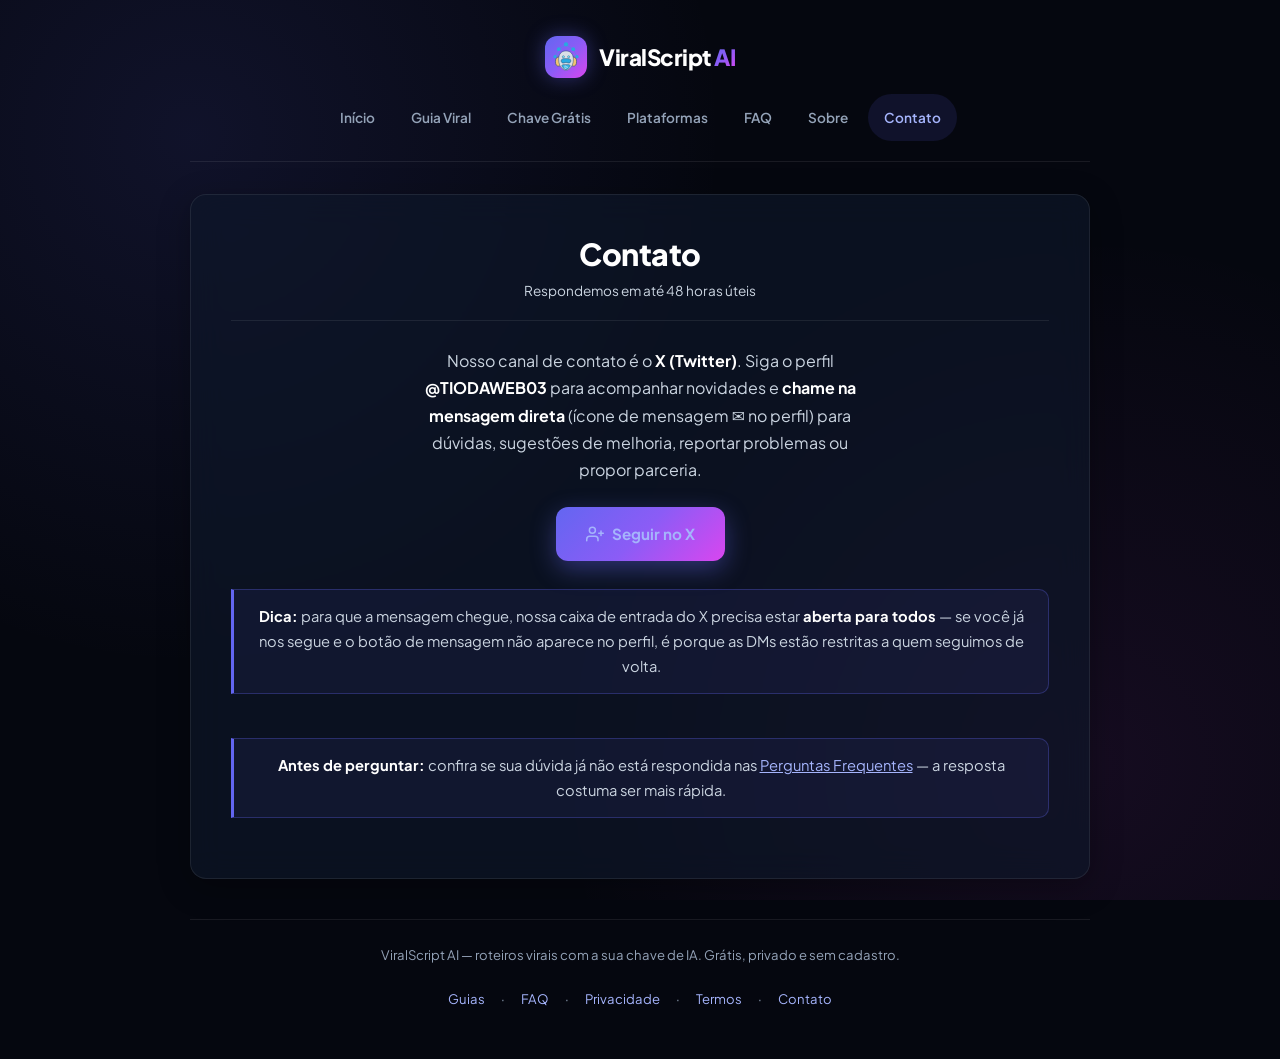
<file: contato.html>
<!DOCTYPE html>
<html lang="pt-BR">
<head>
  <meta charset="UTF-8">
  <!-- viewport-fit=cover: necessário para o env(safe-area-inset) do rodapé -->
  <meta name="viewport" content="width=device-width, initial-scale=1.0, viewport-fit=cover">
  <title>Contato | ViralScript AI</title>
  <meta name="description" content="Fale com a equipe do ViralScript AI: siga nosso perfil no X (Twitter) e chame na mensagem direta para dúvidas, sugestões e parcerias.">
  <link rel="preconnect" href="https://fonts.googleapis.com">
  <link rel="preconnect" href="https://fonts.gstatic.com" crossorigin>
  <link href="https://fonts.googleapis.com/css2?family=Plus+Jakarta+Sans:wght@400;500;600;700;800&display=swap" rel="stylesheet">
  <link rel="stylesheet" href="/estilo.css">

  <!-- v8.7 — Google AdSense: script oficial no <head> de TODAS as páginas
       (exigência do Google para verificação de propriedade do site).
       Página utilitária de contato: recebe o script, sem slot de anúncio. -->
  <script async src="https://pagead2.googlesyndication.com/pagead/js/adsbygoogle.js?client=ca-pub-2359494647300339"
       crossorigin="anonymous"></script>

  <!-- Estilos locais: vitrine de contato (sem formulário) -->
  <style>
    .contato-destaque {
      text-align: center;
      padding: 10px 0 4px 0;
    }

    .contato-destaque p {
      max-width: 460px;
      margin: 0 auto 24px auto;
    }

    .contato-acoes {
      display: flex;
      gap: 12px;
      justify-content: center;
      flex-wrap: wrap;
      margin-bottom: 28px;
    }
  </style>

  <!-- Dados estruturados BreadcrumbList: informa a hierarquia da página ao Google -->
  <script type="application/ld+json">
  {
    "@context": "https://schema.org",
    "@type": "BreadcrumbList",
    "itemListElement": [
      { "@type": "ListItem", "position": 1, "name": "Início", "item": "https://viralscript-ia.com/" },
      { "@type": "ListItem", "position": 2, "name": "Contato", "item": "https://viralscript-ia.com/contato.html" }
    ]
  }
  </script>
</head>
<body>
  <div class="container">

    <header>
      <a class="brand" href="/">
        <div class="brand-icon" aria-hidden="true">
          <img src="/robot.svg" alt="" width="32" height="32">
        </div>
        <h1>ViralScript <span>AI</span></h1>
      </a>
      <nav class="nav-topo">
        <a href="/">Início</a>
        <a href="/guia-roteiros-virais.html">Guia Viral</a>
        <a href="/guia-chave-api-gratis.html">Chave Grátis</a>
        <a href="/guia-plataformas.html">Plataformas</a>
        <a href="/faq.html">FAQ</a>
        <a href="/sobre.html">Sobre</a>
        <a class="ativo" href="/contato.html">Contato</a>
      </nav>
    </header>

    <main>
      <article class="artigo">
        <h1>Contato</h1>
        <p class="meta">Respondemos em até 48 horas úteis</p>

        <div class="contato-destaque">
          <p>Nosso canal de contato é o <strong>X (Twitter)</strong>. Siga o perfil <strong>@TIODAWEB03</strong> para acompanhar novidades e <strong>chame na mensagem direta</strong> (ícone de mensagem ✉️ no perfil) para dúvidas, sugestões de melhoria, reportar problemas ou propor parceria.</p>

          <!-- AÇÃO ÚNICA: seguir o perfil (intent nativo do X). A mensagem
               direta acontece pelo ícone ✉️ do próprio perfil — sem
               formulário, sem serviço intermediário. -->
          <div class="contato-acoes">
            <a class="btn-cta" id="btn-seguir" href="#" target="_blank" rel="noopener noreferrer">
              <svg viewBox="0 0 24 24" fill="none" stroke="currentColor" stroke-width="2" stroke-linecap="round" stroke-linejoin="round" aria-hidden="true"><path d="M16 21v-2a4 4 0 0 0-4-4H5a4 4 0 0 0-4 4v2"></path><circle cx="8.5" cy="7" r="4"></circle><line x1="20" y1="8" x2="20" y2="14"></line><line x1="23" y1="11" x2="17" y2="11"></line></svg>
              Seguir no X
            </a>
          </div>

          <!-- v8.6.4 — style="text-align:left" inline removido: a caixa
               herda a centralização do estilo.css v4.3, igual ao resto do app. -->
          <div class="aviso-caixa">
            <strong>Dica:</strong> para que a mensagem chegue, nossa caixa de entrada do X precisa estar <strong>aberta para todos</strong> — se você já nos segue e o botão de mensagem não aparece no perfil, é porque as DMs estão restritas a quem seguimos de volta.
          </div>
        </div>

        <div class="aviso-caixa">
          <strong>Antes de perguntar:</strong> confira se sua dúvida já não está respondida nas <a href="/faq.html">Perguntas Frequentes</a> — a resposta costuma ser mais rápida.
        </div>
      </article>
    </main>

    <footer>
      <p>ViralScript AI — roteiros virais com a sua chave de IA. Grátis, privado e sem cadastro.</p>
      <nav class="nav-rodape">
        <a href="/guia-roteiros-virais.html">Guias</a> ·
        <a href="/faq.html">FAQ</a> ·
        <a href="/politica-privacidade.html">Privacidade</a> ·
        <a href="/termos-uso.html">Termos</a> ·
        <a href="/contato.html">Contato</a>
      </nav>
    </footer>
  </div>

  <script>
    // CONTATO VIA X: monta o link de follow a partir do @ do perfil
    // (intent nativo — abre a janela "Seguir" pronta). A mensagem direta
    // ocorre pelo ícone ✉️ do próprio perfil no X.
    (function () {
      // @ do perfil de contato (SEM o arroba)
      var X_USUARIO = 'TIODAWEB03';

      document.getElementById('btn-seguir').href =
        'https://x.com/intent/follow?screen_name=' + encodeURIComponent(X_USUARIO);
    })();
  </script>
</body>
</html>
</file>
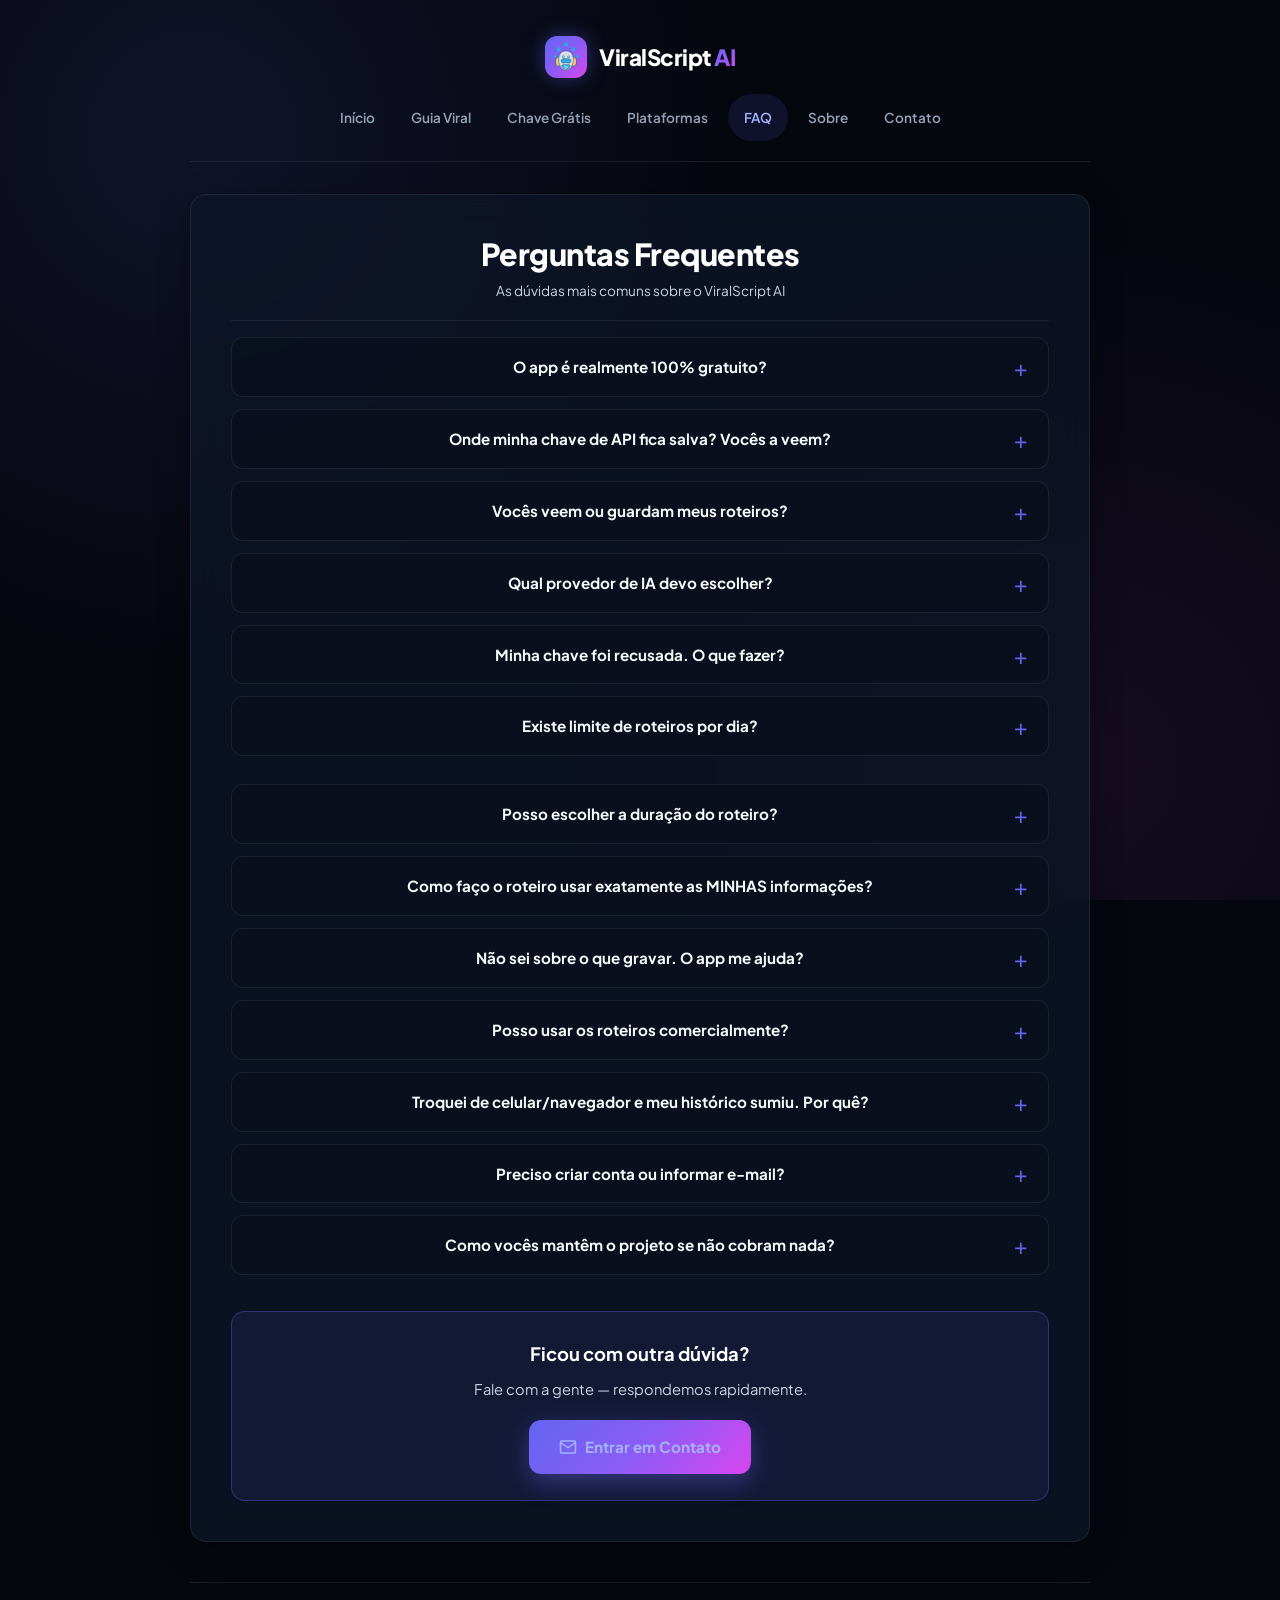
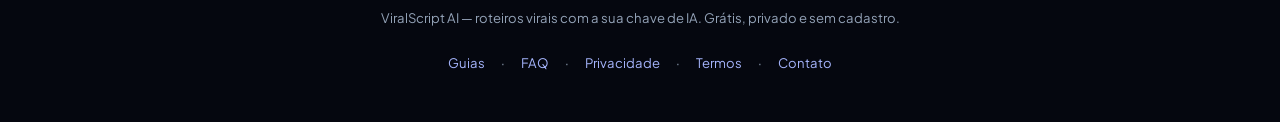
<file: faq.html>
<!DOCTYPE html>
<html lang="pt-BR">
<head>
  <meta charset="UTF-8">
  <!-- viewport-fit=cover: necessário para o env(safe-area-inset) do rodapé -->
  <meta name="viewport" content="width=device-width, initial-scale=1.0, viewport-fit=cover">
  <title>Perguntas Frequentes (FAQ) | ViralScript AI</title>
  <meta name="description" content="Dúvidas sobre o ViralScript AI: é grátis mesmo? Onde fica salva minha chave de API? Como usar a MINHA ideia no roteiro? Todas as respostas aqui.">
  <link rel="preconnect" href="https://fonts.googleapis.com">
  <link rel="preconnect" href="https://fonts.gstatic.com" crossorigin>
  <!-- JetBrains Mono: carregada aqui porque os <code> de prefixos de chave
       (AIza / AQ. / gsk_ / csk-) são estilizados com ela no estilo.css -->
  <link href="https://fonts.googleapis.com/css2?family=Plus+Jakarta+Sans:wght@400;500;600;700;800&family=JetBrains+Mono:wght@400;500&display=swap" rel="stylesheet">
  <link rel="stylesheet" href="/estilo.css">

  <!-- v8.7 — Google AdSense: script oficial no <head> de TODAS as páginas
       (exigência do Google para verificação de propriedade do site). -->
  <script async src="https://pagead2.googlesyndication.com/pagead/js/adsbygoogle.js?client=ca-pub-2359494647300339"
       crossorigin="anonymous"></script>

  <!-- Dados estruturados FAQPage (schema.org): habilita rich results no Google.
       As respostas abaixo são versões enxutas do texto visível da página.
       v8.6.3 — sincronizado com o produto: limite de proteção (30/hora),
       Modo Minha Ideia e Sugerir Temas (13 perguntas). -->
  <script type="application/ld+json">
  {
    "@context": "https://schema.org",
    "@type": "FAQPage",
    "mainEntity": [
      {
        "@type": "Question",
        "name": "O app é realmente 100% gratuito?",
        "acceptedAnswer": { "@type": "Answer", "text": "Sim. Você usa a sua própria chave de API de IA — Google Gemini, Groq, Cerebras ou Mistral — e todos oferecem níveis gratuitos generosos. O projeto se sustenta com doações voluntárias via Pix e anúncios discretos, nunca cobrando nada de você." }
      },
      {
        "@type": "Question",
        "name": "Onde minha chave de API fica salva? Vocês a veem?",
        "acceptedAnswer": { "@type": "Answer", "text": "Suas chaves ficam salvas apenas no seu navegador (localStorage), em um cofre próprio para cada provedor — você pode manter todas configuradas ao mesmo tempo e alternar com um toque. Para gerar o conteúdo, a chave do provedor ativo transita pelo nosso servidor intermediário apenas para encaminhar sua solicitação ao provedor de IA; não a armazenamos, não registramos em logs e não compartilhamos. Não existe cadastro ou conta." }
      },
      {
        "@type": "Question",
        "name": "Vocês veem ou guardam meus roteiros?",
        "acceptedAnswer": { "@type": "Answer", "text": "Não. Os roteiros gerados aparecem para você e são salvos somente no seu navegador (histórico local). Você pode excluí-los a qualquer momento pelo botão Excluir no histórico, ou limpando os dados do navegador." }
      },
      {
        "@type": "Question",
        "name": "Qual provedor de IA devo escolher?",
        "acceptedAnswer": { "@type": "Answer", "text": "Recomendamos começar pelo Gemini (Google) — fácil de criar a chave e com bom limite gratuito. A Groq e a Cerebras são extremamente rápidas e generosas no plano gratuito. A Mistral é ótima para quem quer variar. Você pode configurar todas ao mesmo tempo (cada uma com seu cofre de chave) e trocar quando quiser." }
      },
      {
        "@type": "Question",
        "name": "Minha chave foi recusada. O que fazer?",
        "acceptedAnswer": { "@type": "Answer", "text": "Verifique: (1) a chave corresponde ao provedor selecionado — chaves do Gemini podem começar com AIza ou AQ., as da Groq com gsk_, as da Cerebras com csk-, e as da Mistral são alfanuméricas sem prefixo; (2) a chave foi copiada completa, sem espaços; (3) no caso do Gemini, os termos de uso foram aceitos no AI Studio. Se o erro for de limite, aguarde alguns minutos ou troque de IA no botão Configurar Chave." }
      },
      {
        "@type": "Question",
        "name": "Existe limite de roteiros por dia?",
        "acceptedAnswer": { "@type": "Answer", "text": "Nós não impomos limite de conteúdo: mantemos apenas uma proteção técnica contra abuso — até 30 gerações por hora por conexão (somando roteiros e sugestões de temas), teto muito acima do uso normal de um criador. O limite real é do seu provedor de IA: cada plano gratuito tem cotas definidas pelo provedor (por minuto ou por dia). Se você bater em um dos limites, o app avisa — e você pode trocar de IA em segundos pelo botão Configurar Chave." }
      },
      {
        "@type": "Question",
        "name": "Posso escolher a duração do roteiro?",
        "acceptedAnswer": { "@type": "Answer", "text": "Sim. Há um campo opcional 'Duração' no formulário: informe o tempo desejado (ex.: 30 segundos ou 3 minutos) e o roteiro será dividido para somar essa duração. Se deixar vazio, o app usa a duração padrão de cada plataforma (ex.: 30–45 segundos no TikTok, 8–12 minutos no YouTube longo)." }
      },
      {
        "@type": "Question",
        "name": "Como faço o roteiro usar exatamente as minhas informações?",
        "acceptedAnswer": { "@type": "Answer", "text": "Ative o modo 'Minha Ideia' no formulário e cole sua história, dados, números e links pesquisados: a IA monta ganchos, roteiro cronometrado, CTA e legenda usando exclusivamente os fatos que você forneceu — nada é inventado ou estimado. Quer um número no vídeo? Cole-o no material." }
      },
      {
        "@type": "Question",
        "name": "Não sei sobre o que gravar. O app me ajuda?",
        "acceptedAnswer": { "@type": "Answer", "text": "Sim. Preencha o nicho e toque em 'Sugerir temas virais (IA)': a IA devolve 5 ideias de tema com potencial viral do seu nicho — toque em uma para usar. A sugestão usa a sua própria chave de IA e conta como uma geração normal." }
      },
      {
        "@type": "Question",
        "name": "Posso usar os roteiros comercialmente?",
        "acceptedAnswer": { "@type": "Answer", "text": "Sim — os roteiros gerados são seus, para usar como quiser nos seus vídeos, canais e negócios. Lembre-se apenas de respeitar os termos de uso do seu provedor de IA." }
      },
      {
        "@type": "Question",
        "name": "Troquei de celular/navegador e meu histórico sumiu. Por quê?",
        "acceptedAnswer": { "@type": "Answer", "text": "Porque, por privacidade, o histórico fica salvo apenas no dispositivo onde você gerou os roteiros — não existe servidor guardando seus dados nem conta para sincronizar. Para levar seu histórico a outro dispositivo, use os botões Exportar e Importar no card do histórico: o primeiro baixa um arquivo .json, que você abre no app do dispositivo novo para importar. Nada é enviado a servidor algum." }
      },
      {
        "@type": "Question",
        "name": "Preciso criar conta ou informar e-mail?",
        "acceptedAnswer": { "@type": "Answer", "text": "No app, não — nenhum cadastro é necessário. Mantemos o serviço sem contas justamente para maximizar sua privacidade: não temos como associar roteiros ou chaves a pessoas." }
      },
      {
        "@type": "Question",
        "name": "Como vocês mantêm o projeto se não cobram nada?",
        "acceptedAnswer": { "@type": "Answer", "text": "Com doações voluntárias via Pix (qualquer valor, direto pelo botão Apoie o projeto no app) e anúncios discretos. Se o app te ajuda, uma doação de qualquer valor mantém o projeto no ar — e nunca é obrigatória." }
      }
    ]
  }
  </script>

  <!-- BreadcrumbList: habilita trilha de navegação nos resultados de busca -->
  <script type="application/ld+json">
  {
    "@context": "https://schema.org",
    "@type": "BreadcrumbList",
    "itemListElement": [
      { "@type": "ListItem", "position": 1, "name": "Início", "item": "https://viralscript-ia.com/" },
      { "@type": "ListItem", "position": 2, "name": "FAQ", "item": "https://viralscript-ia.com/faq.html" }
    ]
  }
  </script>
</head>
<body>
  <div class="container">

    <header>
      <a class="brand" href="/">
        <div class="brand-icon" aria-hidden="true">
          <img src="/robot.svg" alt="" width="32" height="32">
        </div>
        <h1>ViralScript <span>AI</span></h1>
      </a>
      <nav class="nav-topo">
        <a href="/">Início</a>
        <a href="/guia-roteiros-virais.html">Guia Viral</a>
        <a href="/guia-chave-api-gratis.html">Chave Grátis</a>
        <a href="/guia-plataformas.html">Plataformas</a>
        <a class="ativo" href="/faq.html">FAQ</a>
        <a href="/sobre.html">Sobre</a>
        <a href="/contato.html">Contato</a>
      </nav>
    </header>

    <main>
      <article class="artigo">
        <h1>Perguntas Frequentes</h1>
        <p class="meta">As dúvidas mais comuns sobre o ViralScript AI</p>

        <details class="faq-item">
          <summary>O app é realmente 100% gratuito?</summary>
          <div class="faq-resposta">
            <p>Sim. Você usa a sua própria chave de API de IA — <strong>Google Gemini</strong>, <strong>Groq</strong>, <strong>Cerebras</strong> ou <strong>Mistral</strong> — e todos oferecem níveis gratuitos generosos — veja <a href="/guia-chave-api-gratis.html">como obter a sua em 2 minutos</a>. O projeto se sustenta com doações voluntárias via Pix e anúncios discretos, nunca cobrando nada de você.</p>
          </div>
        </details>

        <details class="faq-item">
          <summary>Onde minha chave de API fica salva? Vocês a veem?</summary>
          <div class="faq-resposta">
            <p>Suas chaves ficam salvas <strong>apenas no seu navegador</strong> (tecnologia chamada localStorage), em um <strong>cofre próprio para cada provedor</strong> — você pode manter todas configuradas ao mesmo tempo e <strong>alternar entre elas com um toque</strong>, sem precisar recolar a chave. Não existe cadastro ou conta. Para gerar o roteiro, a chave do provedor ativo transita pelo nosso servidor intermediário <strong>apenas para encaminhar sua solicitação ao provedor de IA</strong> que você escolheu; não a armazenamos, não registramos em logs e não compartilhamos. Detalhes na <a href="/politica-privacidade.html">Política de Privacidade</a>.</p>
          </div>
        </details>

        <details class="faq-item">
          <summary>Vocês veem ou guardam meus roteiros?</summary>
          <div class="faq-resposta">
            <p>Não. Os roteiros gerados aparecem para você e são salvos <strong>somente no seu navegador</strong> (histórico local). Você pode excluí-los a qualquer momento pelo botão "Excluir" no histórico, ou limpando os dados do navegador.</p>
          </div>
        </details>

        <details class="faq-item">
          <summary>Qual provedor de IA devo escolher?</summary>
          <div class="faq-resposta">
            <p>Recomendamos começar pelo <strong>Gemini</strong> (Google) — fácil de criar a chave e com bom limite gratuito. A <strong>Groq</strong> e a <strong>Cerebras</strong> são extremamente rápidas e generosas no plano gratuito. A <strong>Mistral</strong> é ótima para quem quer variar. Você pode configurar <strong>todas ao mesmo tempo</strong> (cada uma com seu cofre de chave própria) e <strong>trocar quando quiser</strong> — um clique no provedor e a IA ativa muda. Compare as opções no <a href="/guia-chave-api-gratis.html">guia de chaves</a>.</p>
          </div>
        </details>

        <details class="faq-item">
          <summary>Minha chave foi recusada. O que fazer?</summary>
          <div class="faq-resposta">
            <p>Verifique: (1) a chave corresponde ao provedor selecionado — chaves do <strong>Gemini</strong> podem começar com <code>AIza</code> (formato clássico) ou <code>AQ.</code> (formato novo); as da <strong>Groq</strong> começam com <code>gsk_</code>; as da <strong>Cerebras</strong> com <code>csk-</code>; e as da <strong>Mistral</strong> são alfanuméricas sem prefixo especial; (2) a chave foi copiada completa, sem espaços; (3) no caso do Gemini, os termos de uso foram aceitos no AI Studio. Se o erro for de limite, aguarde alguns minutos ou troque de IA pelo botão "Configurar Chave".</p>
          </div>
        </details>

        <details class="faq-item">
          <summary>Existe limite de roteiros por dia?</summary>
          <div class="faq-resposta">
            <p>Há <strong>dois limites diferentes</strong> — e nenhum atrapalha o uso real:</p>
            <p><strong>1. Proteção do serviço (nossa):</strong> até <strong>30 gerações por hora por conexão</strong> (somando roteiros e sugestões de temas). É um teto técnico contra bots e abuso em massa — um criador normal fica <strong>muito abaixo dele</strong>. Se atingir, o app avisa em quanto tempo o limite libera.</p>
            <p><strong>2. Cota do seu provedor de IA (o limite real):</strong> cada plano gratuito tem cotas definidas pelo provedor (por minuto ou por dia). Se você bater no limite de um, o app avisa — e você pode <strong>trocar de IA em segundos</strong> pelo botão "Configurar Chave", já que cada provedor tem o próprio cofre.</p>
          </div>
        </details>

        <!-- v8.7 — Anúncio inline (metade da página). ⚠️ TROCAR "0000000000"
             pelo ID do bloco criado no painel do AdSense APÓS a aprovação do
             site. Enquanto o placeholder estiver no lugar, o espaço fica vazio
             (altura 0, wrapper .ads-slot do estilo.css v4.4) — nada muda no
             visual da página. -->
        <div class="ads-slot">
          <ins class="adsbygoogle"
               style="display:block"
               data-ad-client="ca-pub-2359494647300339"
               data-ad-slot="0000000000"
               data-ad-format="auto"
               data-full-width-responsive="true"></ins>
          <script>
            (adsbygoogle = window.adsbygoogle || []).push({});
          </script>
        </div>

        <details class="faq-item">
          <summary>Posso escolher a duração do roteiro?</summary>
          <div class="faq-resposta">
            <p>Sim. Há um campo opcional <strong>"Duração"</strong> no formulário: informe o tempo desejado (ex.: "30 segundos" ou "3 minutos") e o roteiro será dividido para somar essa duração. Se deixar vazio, o app usa a duração padrão de cada plataforma (ex.: 30–45 segundos no TikTok, 8–12 minutos no YouTube longo).</p>
          </div>
        </details>

        <details class="faq-item">
          <summary>Como faço o roteiro usar exatamente as MINHAS informações?</summary>
          <div class="faq-resposta">
            <p>Ative o modo <strong>"Minha Ideia"</strong> no formulário. Em vez de dar só um tema, você cola a sua <strong>história, dados, números e links pesquisados</strong> — e a IA monta a estrutura (3 ganchos, blocos cronometrados, CTA e legenda com hashtags) usando <strong>exclusivamente os fatos que você forneceu</strong>. Nada é inventado: se faltar algum dado, o roteiro fala de forma geral em vez de estimar um valor.</p>
            <p>Dica prática: quer um número no vídeo? Ele precisa estar no seu material — <strong>cole-o junto</strong>.</p>
          </div>
        </details>

        <details class="faq-item">
          <summary>Não sei sobre o que gravar. O app me ajuda?</summary>
          <div class="faq-resposta">
            <p>Sim. Preencha o nicho e toque no botão <strong>"Sugerir temas virais (IA)"</strong>: a IA devolve <strong>5 ideias de tema</strong> com potencial viral do seu nicho — toque em uma para usar (no modo Minha Ideia, ela entra no topo do seu material para você complementar com a sua história). A sugestão usa a sua própria chave de IA e conta como uma geração normal.</p>
          </div>
        </details>

        <details class="faq-item">
          <summary>Posso usar os roteiros comercialmente?</summary>
          <div class="faq-resposta">
            <p>Sim — os roteiros gerados são seus, para usar como quiser nos seus vídeos, canais e negócios. Lembre-se apenas de respeitar os termos de uso do seu provedor de IA. Consulte os <a href="/termos-uso.html">Termos de Uso</a> completos.</p>
          </div>
        </details>

        <details class="faq-item">
          <summary>Troquei de celular/navegador e meu histórico sumiu. Por quê?</summary>
          <div class="faq-resposta">
            <p>Porque, por privacidade, o histórico fica salvo apenas no dispositivo onde você gerou os roteiros — não existe servidor guardando seus dados nem conta para sincronizar.</p>
            <p>Para levar seu histórico a outro dispositivo, use os botões <strong>"Exportar"</strong> e <strong>"Importar"</strong> no card do histórico: o primeiro baixa um arquivo <code>.json</code> com todos os seus roteiros; transfira-o ao dispositivo novo (WhatsApp, e-mail, cabo ou nuvem) e toque em "Importar" lá. A importação <strong>mescla</strong> com o que já existir no dispositivo novo (nada é apagado) e nada é enviado a servidor algum — a transferência é feita por você.</p>
          </div>
        </details>

        <details class="faq-item">
          <summary>Preciso criar conta ou informar e-mail?</summary>
          <div class="faq-resposta">
            <p>No app, não — nenhum cadastro é necessário. Mantemos o serviço sem contas justamente para maximizar sua privacidade: não temos como associar roteiros ou chaves a pessoas.</p>
          </div>
        </details>

        <details class="faq-item">
          <summary>Como vocês mantêm o projeto se não cobram nada?</summary>
          <div class="faq-resposta">
            <p>Com doações voluntárias <strong>via Pix</strong> <svg class="ico-texto" viewBox="0 0 24 24" fill="none" stroke="currentColor" stroke-width="2" stroke-linecap="round" stroke-linejoin="round" aria-hidden="true"><path d="M18 8h1a4 4 0 0 1 0 8h-1"></path><path d="M2 8h16v9a4 4 0 0 1-4 4H6a4 4 0 0 1-4-4V8z"></path><line x1="6" y1="1" x2="6" y2="4"></line><line x1="10" y1="1" x2="10" y2="4"></line><line x1="14" y1="1" x2="14" y2="4"></line></svg> — qualquer valor, direto pelo botão <strong>"Apoie o projeto"</strong> no app — e anúncios discretos. Se o app te ajuda, uma doação de qualquer valor mantém o projeto no ar — e nunca é obrigatória.</p>
          </div>
        </details>

        <div class="cta-caixa">
          <h3>Ficou com outra dúvida?</h3>
          <p>Fale com a gente — respondemos rapidamente.</p>
          <a class="btn-cta" href="/contato.html">
            <svg viewBox="0 0 24 24" fill="none" stroke="currentColor" stroke-width="2" stroke-linecap="round" stroke-linejoin="round" aria-hidden="true"><path d="M4 4h16c1.1 0 2 .9 2 2v12c0 1.1-.9 2-2 2H4c-1.1 0-2-.9-2-2V6c0-1.1.9-2 2-2z"></path><polyline points="22,6 12,13 2,6"></polyline></svg>
            Entrar em Contato
          </a>
        </div>
      </article>
    </main>

    <footer>
      <p>ViralScript AI — roteiros virais com a sua chave de IA. Grátis, privado e sem cadastro.</p>
      <nav class="nav-rodape">
        <a href="/guia-roteiros-virais.html">Guias</a> ·
        <a href="/faq.html">FAQ</a> ·
        <a href="/politica-privacidade.html">Privacidade</a> ·
        <a href="/termos-uso.html">Termos</a> ·
        <a href="/contato.html">Contato</a>
      </nav>
    </footer>
  </div>
</body>
</html>
</file>
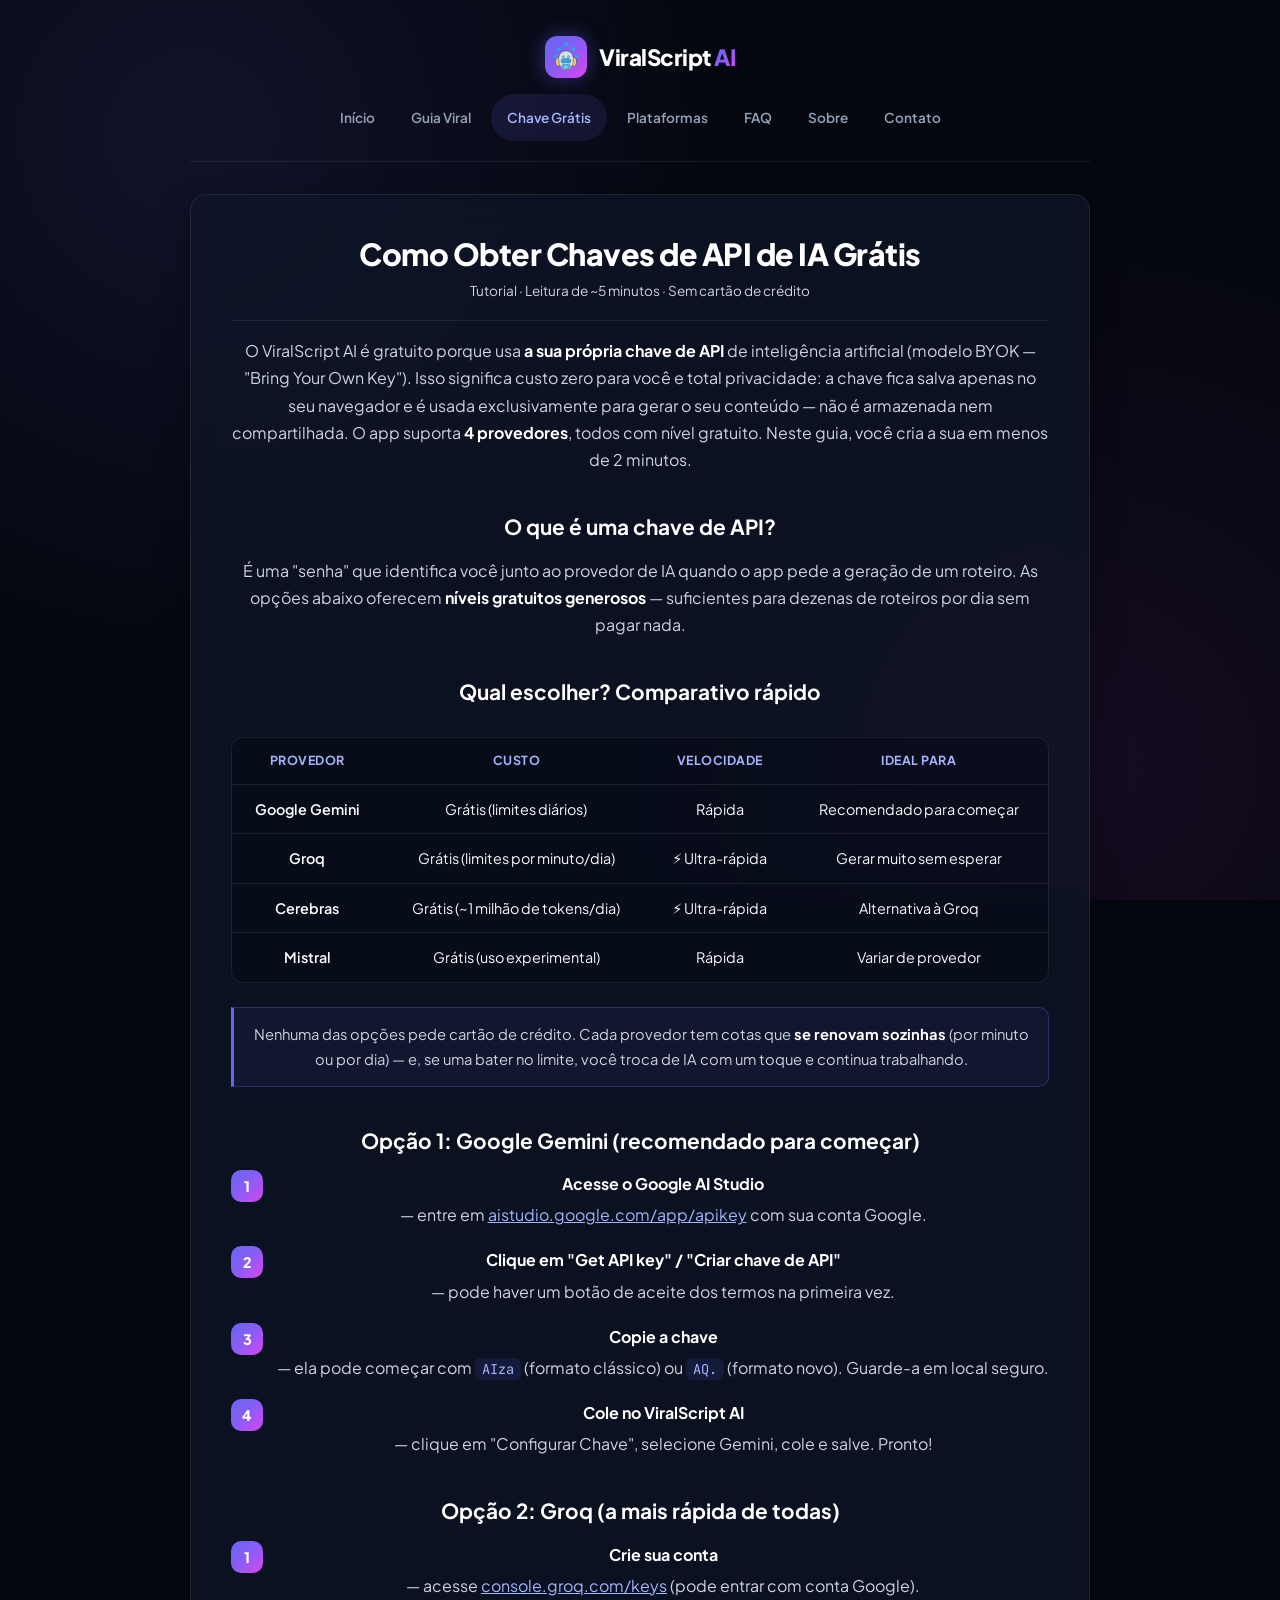
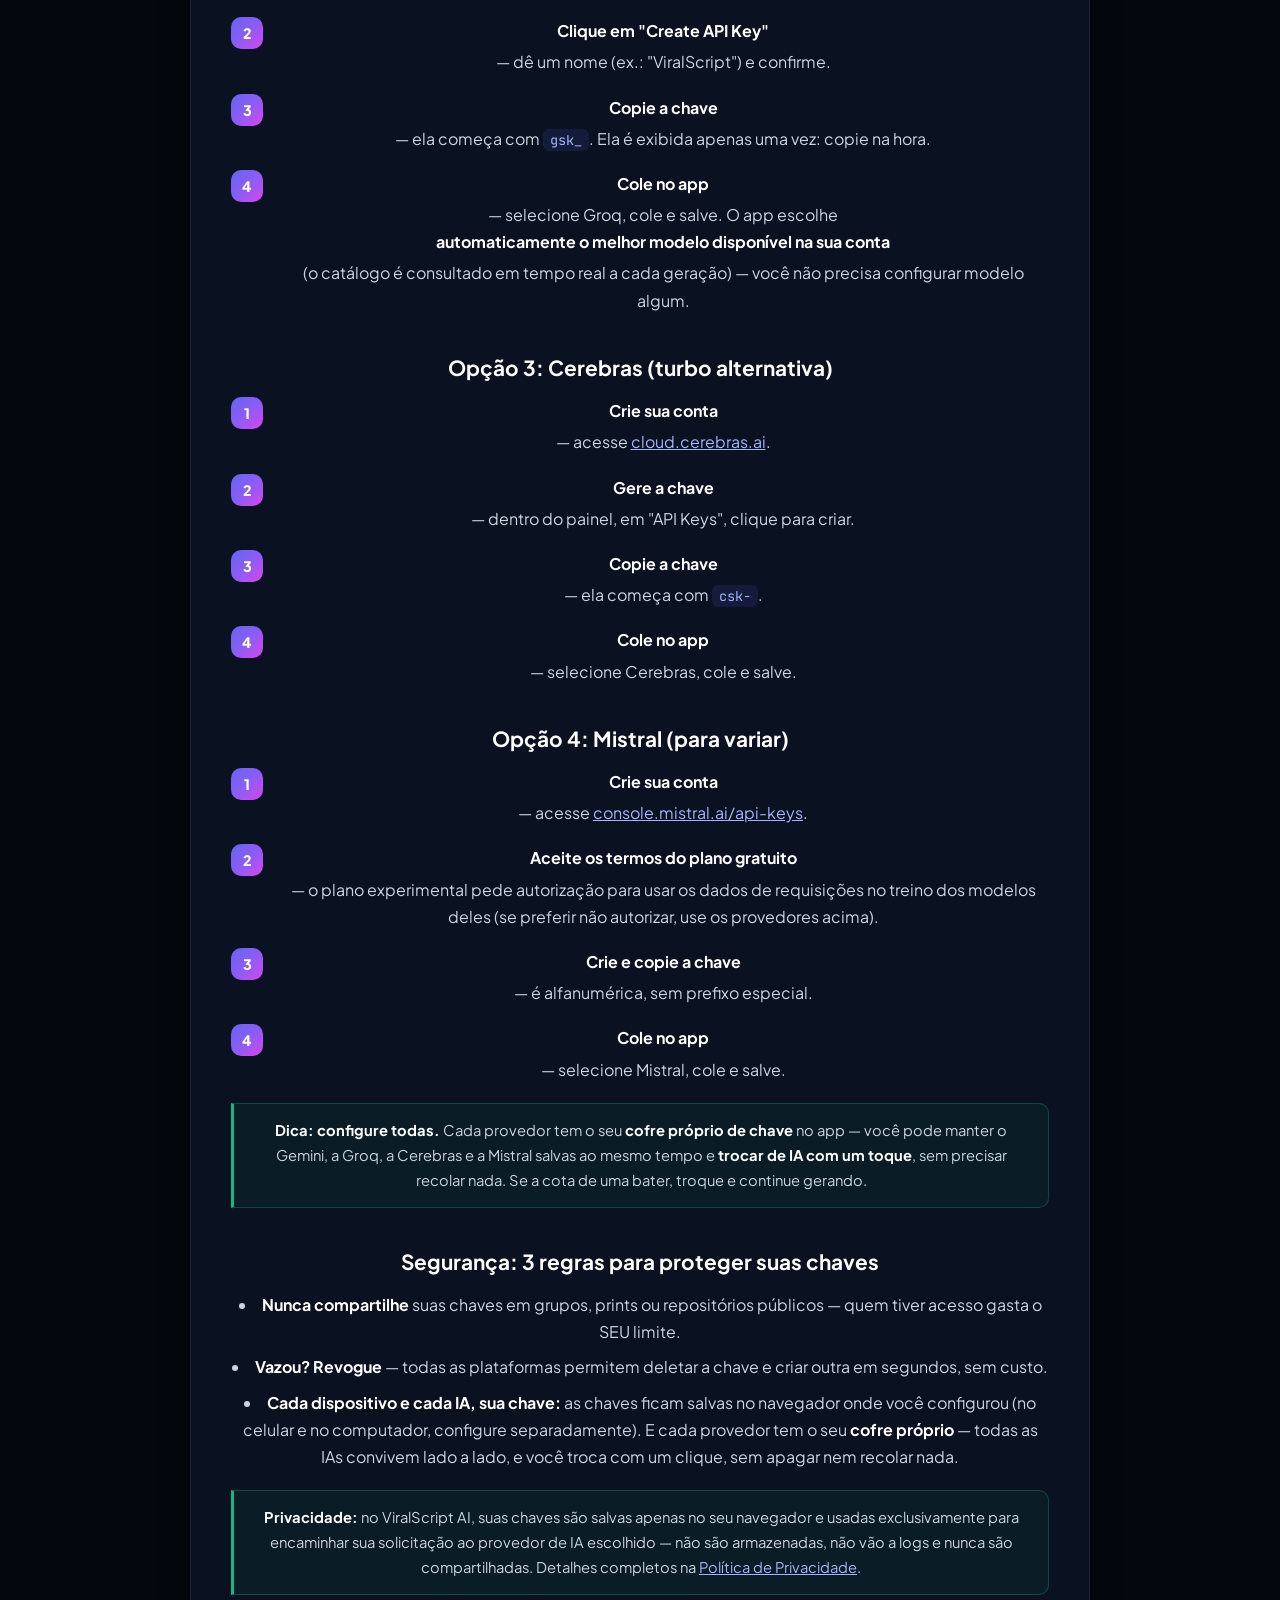
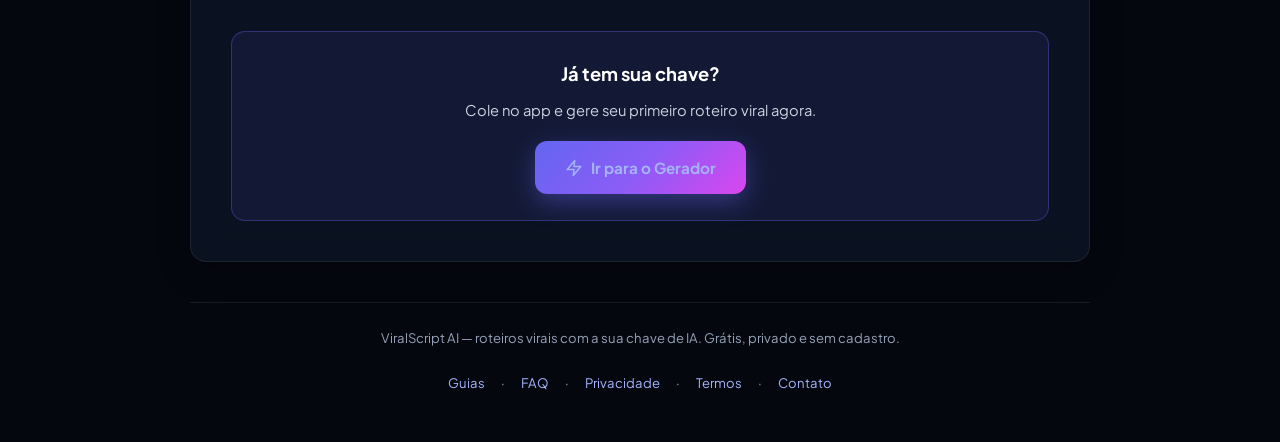
<file: guia-chave-api-gratis.html>
<!DOCTYPE html>
<html lang="pt-BR">
<head>
  <meta charset="UTF-8">
  <!-- viewport-fit=cover: necessário para o env(safe-area-inset) do rodapé -->
  <meta name="viewport" content="width=device-width, initial-scale=1.0, viewport-fit=cover">
  <title>Como Obter Chaves de API Grátis: Gemini, Groq, Cerebras e Mistral | ViralScript AI</title>
  <meta name="description" content="Passo a passo para criar chaves de API gratuitas de IA: Google Gemini, Groq, Cerebras e Mistral. Leva menos de 2 minutos e não pede cartão de crédito.">
  <link rel="preconnect" href="https://fonts.googleapis.com">
  <link rel="preconnect" href="https://fonts.gstatic.com" crossorigin>
  <!-- JetBrains Mono: carregada aqui porque os <code> de prefixos de chave
       (AIza / AQ. / gsk_ / csk-) são estilizados com ela no estilo.css -->
  <link href="https://fonts.googleapis.com/css2?family=Plus+Jakarta+Sans:wght@400;500;600;700;800&family=JetBrains+Mono:wght@400;500&display=swap" rel="stylesheet">
  <link rel="stylesheet" href="/estilo.css">

  <!-- v8.7 — Google AdSense: script oficial no <head> de TODAS as páginas
       (exigência do Google para verificação de propriedade do site). -->
  <script async src="https://pagead2.googlesyndication.com/pagead/js/adsbygoogle.js?client=ca-pub-2359494647300339"
       crossorigin="anonymous"></script>

  <!-- Dados estruturados BreadcrumbList: informa a hierarquia da página ao Google -->
  <script type="application/ld+json">
  {
    "@context": "https://schema.org",
    "@type": "BreadcrumbList",
    "itemListElement": [
      { "@type": "ListItem", "position": 1, "name": "Início", "item": "https://viralscript-ia.com/" },
      { "@type": "ListItem", "position": 2, "name": "Chave Grátis", "item": "https://viralscript-ia.com/guia-chave-api-gratis.html" }
    ]
  }
  </script>
</head>
<body>
  <div class="container">

    <header>
      <a class="brand" href="/">
        <div class="brand-icon" aria-hidden="true">
          <img src="/robot.svg" alt="" width="32" height="32">
        </div>
        <h1>ViralScript <span>AI</span></h1>
      </a>
      <nav class="nav-topo">
        <a href="/">Início</a>
        <a href="/guia-roteiros-virais.html">Guia Viral</a>
        <a class="ativo" href="/guia-chave-api-gratis.html">Chave Grátis</a>
        <a href="/guia-plataformas.html">Plataformas</a>
        <a href="/faq.html">FAQ</a>
        <a href="/sobre.html">Sobre</a>
        <a href="/contato.html">Contato</a>
      </nav>
    </header>

    <article class="artigo">
      <h1>Como Obter Chaves de API de IA Grátis</h1>
      <p class="meta">Tutorial · Leitura de ~5 minutos · Sem cartão de crédito</p>

      <p>O ViralScript AI é gratuito porque usa <strong>a sua própria chave de API</strong> de inteligência artificial (modelo BYOK — "Bring Your Own Key"). Isso significa custo zero para você e total privacidade: a chave fica salva apenas no seu navegador e é usada exclusivamente para gerar o seu conteúdo — não é armazenada nem compartilhada. O app suporta <strong>4 provedores</strong>, todos com nível gratuito. Neste guia, você cria a sua em menos de 2 minutos.</p>

      <h2>O que é uma chave de API?</h2>
      <p>É uma "senha" que identifica você junto ao provedor de IA quando o app pede a geração de um roteiro. As opções abaixo oferecem <strong>níveis gratuitos generosos</strong> — suficientes para dezenas de roteiros por dia sem pagar nada.</p>

      <h2>Qual escolher? Comparativo rápido</h2>

      <p class="dica-arraste" data-dica-tabela>
        <svg viewBox="0 0 24 24" fill="none" stroke="currentColor" stroke-width="2" stroke-linecap="round" stroke-linejoin="round" aria-hidden="true"><path d="M18 8L22 12L18 16"></path><path d="M6 8L2 12L6 16"></path><line x1="2" y1="12" x2="22" y2="12"></line></svg>
        Arraste a tabela para o lado para ver todo o conteúdo
      </p>
      <div class="tabela-scroll">
        <table class="tabela-wiki">
          <thead>
            <tr><th>Provedor</th><th>Custo</th><th>Velocidade</th><th>Ideal para</th></tr>
          </thead>
          <tbody>
            <tr><td>Google Gemini</td><td>Grátis (limites diários)</td><td>Rápida</td><td>Recomendado para começar</td></tr>
            <tr><td>Groq</td><td>Grátis (limites por minuto/dia)</td><td>⚡ Ultra-rápida</td><td>Gerar muito sem esperar</td></tr>
            <tr><td>Cerebras</td><td>Grátis (~1 milhão de tokens/dia)</td><td>⚡ Ultra-rápida</td><td>Alternativa à Groq</td></tr>
            <tr><td>Mistral</td><td>Grátis (uso experimental)</td><td>Rápida</td><td>Variar de provedor</td></tr>
          </tbody>
        </table>
      </div>

      <div class="aviso-caixa">Nenhuma das opções pede cartão de crédito. Cada provedor tem cotas que <strong>se renovam sozinhas</strong> (por minuto ou por dia) — e, se uma bater no limite, você troca de IA com um toque e continua trabalhando.</div>

      <!-- v8.7 — Anúncio inline (pausa natural da leitura). ⚠️ TROCAR
           "0000000000" pelo ID do bloco criado no painel do AdSense APÓS a
           aprovação do site. Enquanto o placeholder estiver no lugar, o
           espaço fica vazio (altura 0, wrapper .ads-slot do estilo.css
           v4.4) — nada muda no visual da página. -->
      <div class="ads-slot">
        <ins class="adsbygoogle"
             style="display:block"
             data-ad-client="ca-pub-2359494647300339"
             data-ad-slot="0000000000"
             data-ad-format="auto"
             data-full-width-responsive="true"></ins>
        <script>
          (adsbygoogle = window.adsbygoogle || []).push({});
        </script>
      </div>

      <h2>Opção 1: Google Gemini (recomendado para começar)</h2>
      <ol class="passos">
        <li><strong>Acesse o Google AI Studio</strong> — entre em <a href="https://aistudio.google.com/app/apikey" target="_blank" rel="noopener noreferrer">aistudio.google.com/app/apikey</a> com sua conta Google.</li>
        <li><strong>Clique em "Get API key" / "Criar chave de API"</strong> — pode haver um botão de aceite dos termos na primeira vez.</li>
        <li><strong>Copie a chave</strong> — ela pode começar com <code>AIza</code> (formato clássico) ou <code>AQ.</code> (formato novo). Guarde-a em local seguro.</li>
        <li><strong>Cole no ViralScript AI</strong> — clique em "Configurar Chave", selecione Gemini, cole e salve. Pronto!</li>
      </ol>

      <h2>Opção 2: Groq (a mais rápida de todas)</h2>
      <ol class="passos">
        <li><strong>Crie sua conta</strong> — acesse <a href="https://console.groq.com/keys" target="_blank" rel="noopener noreferrer">console.groq.com/keys</a> (pode entrar com conta Google).</li>
        <li><strong>Clique em "Create API Key"</strong> — dê um nome (ex.: "ViralScript") e confirme.</li>
        <li><strong>Copie a chave</strong> — ela começa com <code>gsk_</code>. Ela é exibida apenas uma vez: copie na hora.</li>
        <li><strong>Cole no app</strong> — selecione Groq, cole e salve. O app escolhe <strong>automaticamente o melhor modelo disponível na sua conta</strong> (o catálogo é consultado em tempo real a cada geração) — você não precisa configurar modelo algum.</li>
      </ol>

      <h2>Opção 3: Cerebras (turbo alternativa)</h2>
      <ol class="passos">
        <li><strong>Crie sua conta</strong> — acesse <a href="https://cloud.cerebras.ai" target="_blank" rel="noopener noreferrer">cloud.cerebras.ai</a>.</li>
        <li><strong>Gere a chave</strong> — dentro do painel, em "API Keys", clique para criar.</li>
        <li><strong>Copie a chave</strong> — ela começa com <code>csk-</code>.</li>
        <li><strong>Cole no app</strong> — selecione Cerebras, cole e salve.</li>
      </ol>

      <h2>Opção 4: Mistral (para variar)</h2>
      <ol class="passos">
        <li><strong>Crie sua conta</strong> — acesse <a href="https://console.mistral.ai/api-keys" target="_blank" rel="noopener noreferrer">console.mistral.ai/api-keys</a>.</li>
        <li><strong>Aceite os termos do plano gratuito</strong> — o plano experimental pede autorização para usar os dados de requisições no treino dos modelos deles (se preferir não autorizar, use os provedores acima).</li>
        <li><strong>Crie e copie a chave</strong> — é alfanumérica, sem prefixo especial.</li>
        <li><strong>Cole no app</strong> — selecione Mistral, cole e salve.</li>
      </ol>

      <div class="aviso-caixa sucesso">
        <strong>Dica: configure todas.</strong> Cada provedor tem o seu <strong>cofre próprio de chave</strong> no app — você pode manter o Gemini, a Groq, a Cerebras e a Mistral salvas ao mesmo tempo e <strong>trocar de IA com um toque</strong>, sem precisar recolar nada. Se a cota de uma bater, troque e continue gerando.
      </div>

      <h2>Segurança: 3 regras para proteger suas chaves</h2>
      <ul>
        <li><strong>Nunca compartilhe</strong> suas chaves em grupos, prints ou repositórios públicos — quem tiver acesso gasta o SEU limite.</li>
        <li><strong>Vazou? Revogue</strong> — todas as plataformas permitem deletar a chave e criar outra em segundos, sem custo.</li>
        <li><strong>Cada dispositivo e cada IA, sua chave:</strong> as chaves ficam salvas no navegador onde você configurou (no celular e no computador, configure separadamente). E cada provedor tem o seu <strong>cofre próprio</strong> — todas as IAs convivem lado a lado, e você troca com um clique, sem apagar nem recolar nada.</li>
      </ul>

      <div class="aviso-caixa sucesso">
        <strong>Privacidade:</strong> no ViralScript AI, suas chaves são salvas apenas no seu navegador e usadas exclusivamente para encaminhar sua solicitação ao provedor de IA escolhido — não são armazenadas, não vão a logs e nunca são compartilhadas. Detalhes completos na <a href="/politica-privacidade.html">Política de Privacidade</a>.
      </div>

      <div class="cta-caixa">
        <h3>Já tem sua chave?</h3>
        <p>Cole no app e gere seu primeiro roteiro viral agora.</p>
        <a class="btn-cta" href="/">
          <svg viewBox="0 0 24 24" fill="none" stroke="currentColor" stroke-width="2" stroke-linecap="round" stroke-linejoin="round" aria-hidden="true"><polygon points="13 2 3 14 12 14 11 22 21 10 12 10 13 2"></polygon></svg>
          Ir para o Gerador
        </a>
      </div>
    </article>

    <footer>
      <p>ViralScript AI — roteiros virais com a sua chave de IA. Grátis, privado e sem cadastro.</p>
      <nav class="nav-rodape">
        <a href="/guia-roteiros-virais.html">Guias</a> ·
        <a href="/faq.html">FAQ</a> ·
        <a href="/politica-privacidade.html">Privacidade</a> ·
        <a href="/termos-uso.html">Termos</a> ·
        <a href="/contato.html">Contato</a>
      </nav>
    </footer>
  </div>

  <script>
    // Dica de arraste + máscara condicional: a classe .rolavel (fade de 18px
    // no estilo.css v4) só é aplicada quando a tabela transborda E o usuário
    // ainda não chegou ao fim; a dica some ao chegar no fim e nem aparece se
    // a tabela couber inteira na tela.
    document.querySelectorAll('.tabela-scroll').forEach(function (box) {
      var dica = box.previousElementSibling;
      if (!dica || !dica.hasAttribute('data-dica-tabela')) return;
      function atualizar() {
        var temOverflow = box.scrollWidth > box.clientWidth + 4;
        var noFim = box.scrollLeft + box.clientWidth >= box.scrollWidth - 8;
        var rolando = temOverflow && !noFim;
        box.classList.toggle('rolavel', rolando);
        dica.classList.toggle('oculta', !rolando);
      }
      box.addEventListener('scroll', atualizar, { passive: true });
      window.addEventListener('resize', atualizar);
      atualizar();
    });
  </script>
</body>
</html>
</file>
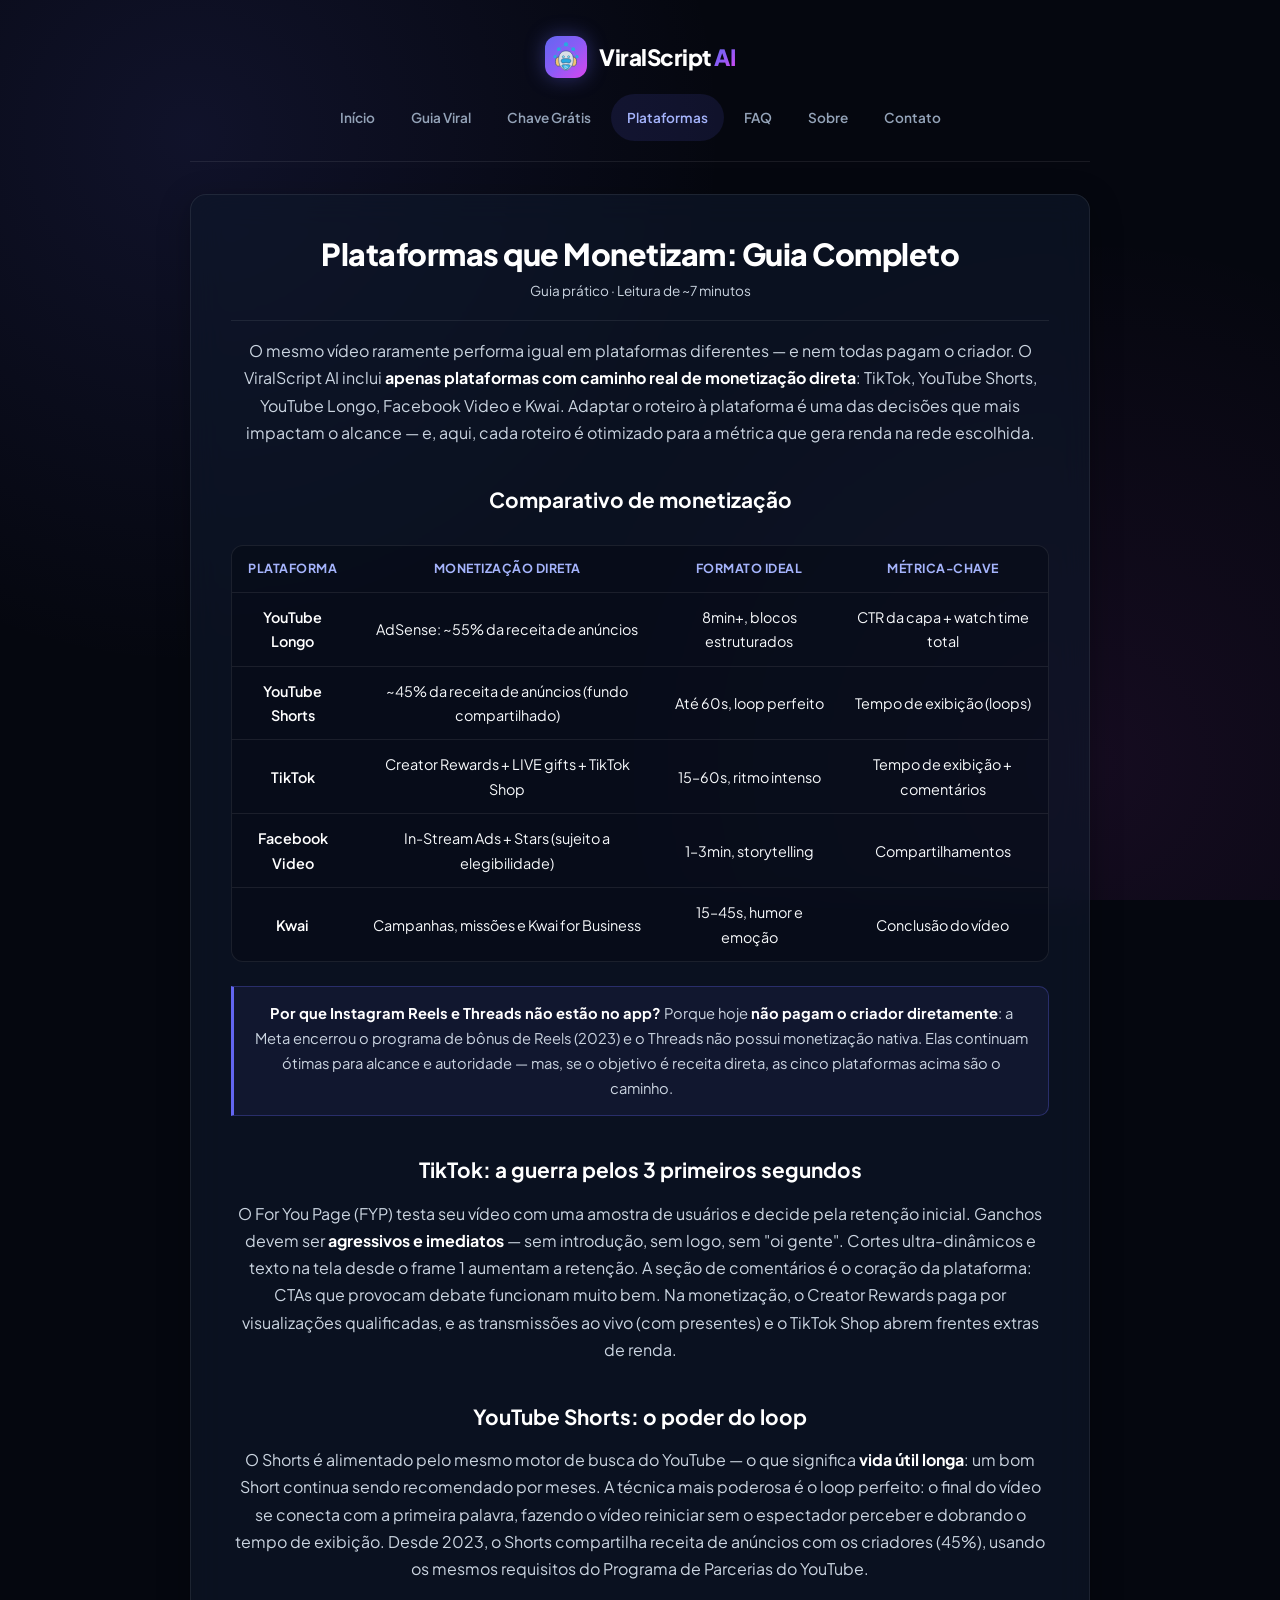
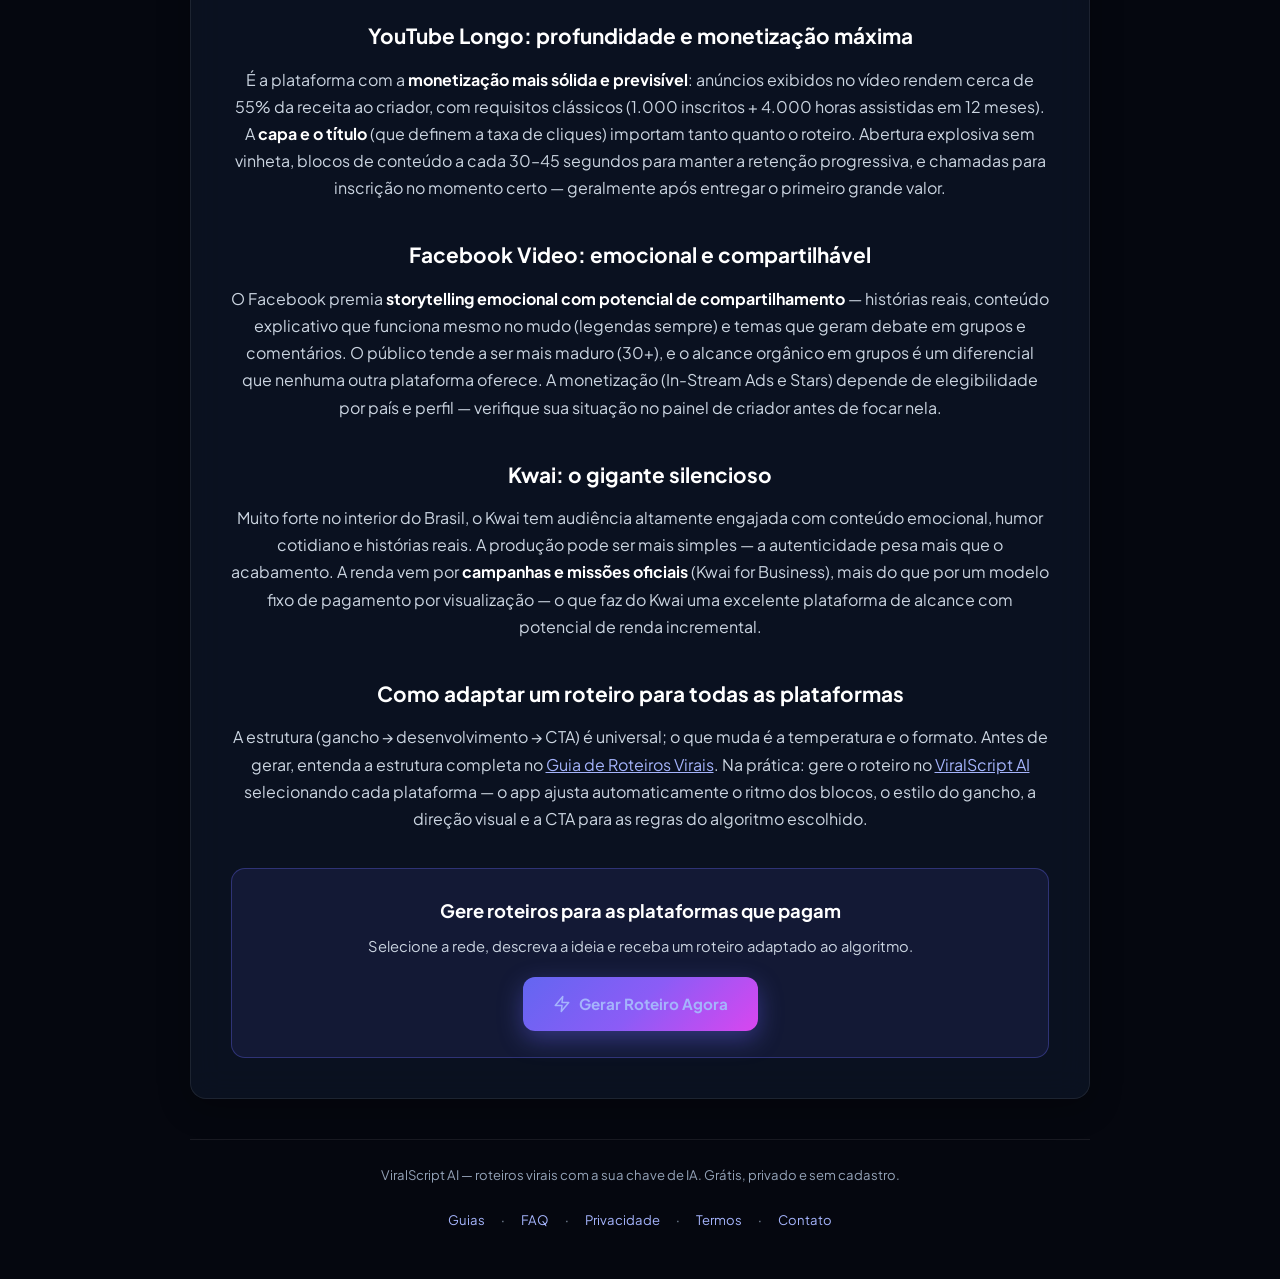
<file: guia-plataformas.html>
<!DOCTYPE html>
<html lang="pt-BR">
<head>
  <meta charset="UTF-8">
  <!-- viewport-fit=cover: necessário para o env(safe-area-inset) do rodapé -->
  <meta name="viewport" content="width=device-width, initial-scale=1.0, viewport-fit=cover">
  <title>Plataformas que Monetizam: TikTok, Shorts, YouTube, Facebook e Kwai | ViralScript AI</title>
  <meta name="description" content="Quais plataformas de vídeo realmente pagam o criador? Compare a monetização de TikTok, YouTube Shorts, YouTube Longo, Facebook e Kwai — e gere roteiros otimizados para cada uma.">
  <link rel="preconnect" href="https://fonts.googleapis.com">
  <link rel="preconnect" href="https://fonts.gstatic.com" crossorigin>
  <link href="https://fonts.googleapis.com/css2?family=Plus+Jakarta+Sans:wght@400;500;600;700;800&display=swap" rel="stylesheet">
  <link rel="stylesheet" href="/estilo.css">

  <!-- v8.7 — Google AdSense: script oficial no <head> de TODAS as páginas
       (exigência do Google para verificação de propriedade do site). -->
  <script async src="https://pagead2.googlesyndication.com/pagead/js/adsbygoogle.js?client=ca-pub-2359494647300339"
       crossorigin="anonymous"></script>

  <!-- Dados estruturados BreadcrumbList: informa a hierarquia da página ao Google -->
  <script type="application/ld+json">
  {
    "@context": "https://schema.org",
    "@type": "BreadcrumbList",
    "itemListElement": [
      { "@type": "ListItem", "position": 1, "name": "Início", "item": "https://viralscript-ia.com/" },
      { "@type": "ListItem", "position": 2, "name": "Plataformas", "item": "https://viralscript-ia.com/guia-plataformas.html" }
    ]
  }
  </script>
</head>
<body>
  <div class="container">

    <header>
      <a class="brand" href="/">
        <div class="brand-icon" aria-hidden="true">
          <img src="/robot.svg" alt="" width="32" height="32">
        </div>
        <h1>ViralScript <span>AI</span></h1>
      </a>
      <nav class="nav-topo">
        <a href="/">Início</a>
        <a href="/guia-roteiros-virais.html">Guia Viral</a>
        <a href="/guia-chave-api-gratis.html">Chave Grátis</a>
        <a class="ativo" href="/guia-plataformas.html">Plataformas</a>
        <a href="/faq.html">FAQ</a>
        <a href="/sobre.html">Sobre</a>
        <a href="/contato.html">Contato</a>
      </nav>
    </header>

    <main>
      <article class="artigo">
        <h1>Plataformas que Monetizam: Guia Completo</h1>
        <p class="meta">Guia prático · Leitura de ~7 minutos</p>

        <p>O mesmo vídeo raramente performa igual em plataformas diferentes — e nem todas pagam o criador. O ViralScript AI inclui <strong>apenas plataformas com caminho real de monetização direta</strong>: TikTok, YouTube Shorts, YouTube Longo, Facebook Video e Kwai. Adaptar o roteiro à plataforma é uma das decisões que mais impactam o alcance — e, aqui, cada roteiro é otimizado para a métrica que gera renda na rede escolhida.</p>

        <h2>Comparativo de monetização</h2>

        <p class="dica-arraste" data-dica-tabela>
          <svg viewBox="0 0 24 24" fill="none" stroke="currentColor" stroke-width="2" stroke-linecap="round" stroke-linejoin="round" aria-hidden="true"><path d="M18 8L22 12L18 16"></path><path d="M6 8L2 12L6 16"></path><line x1="2" y1="12" x2="22" y2="12"></line></svg>
          Arraste a tabela para o lado para ver todo o conteúdo
        </p>
        <div class="tabela-scroll">
          <table class="tabela-wiki">
            <thead>
              <tr><th>Plataforma</th><th>Monetização direta</th><th>Formato ideal</th><th>Métrica-chave</th></tr>
            </thead>
            <tbody>
              <tr><td>YouTube Longo</td><td>AdSense: ~55% da receita de anúncios</td><td>8min+, blocos estruturados</td><td>CTR da capa + watch time total</td></tr>
              <tr><td>YouTube Shorts</td><td>~45% da receita de anúncios (fundo compartilhado)</td><td>Até 60s, loop perfeito</td><td>Tempo de exibição (loops)</td></tr>
              <tr><td>TikTok</td><td>Creator Rewards + LIVE gifts + TikTok Shop</td><td>15–60s, ritmo intenso</td><td>Tempo de exibição + comentários</td></tr>
              <tr><td>Facebook Video</td><td>In-Stream Ads + Stars (sujeito a elegibilidade)</td><td>1–3min, storytelling</td><td>Compartilhamentos</td></tr>
              <tr><td>Kwai</td><td>Campanhas, missões e Kwai for Business</td><td>15–45s, humor e emoção</td><td>Conclusão do vídeo</td></tr>
            </tbody>
          </table>
        </div>

        <div class="aviso-caixa">
          <strong>Por que Instagram Reels e Threads não estão no app?</strong> Porque hoje <strong>não pagam o criador diretamente</strong>: a Meta encerrou o programa de bônus de Reels (2023) e o Threads não possui monetização nativa. Elas continuam ótimas para alcance e autoridade — mas, se o objetivo é receita direta, as cinco plataformas acima são o caminho.
        </div>

        <!-- v8.7 — Anúncio inline (pausa natural da leitura). ⚠️ TROCAR
             "0000000000" pelo ID do bloco criado no painel do AdSense APÓS a
             aprovação do site. Enquanto o placeholder estiver no lugar, o
             espaço fica vazio (altura 0, wrapper .ads-slot do estilo.css
             v4.4) — nada muda no visual da página. -->
        <div class="ads-slot">
          <ins class="adsbygoogle"
               style="display:block"
               data-ad-client="ca-pub-2359494647300339"
               data-ad-slot="0000000000"
               data-ad-format="auto"
               data-full-width-responsive="true"></ins>
          <script>
            (adsbygoogle = window.adsbygoogle || []).push({});
          </script>
        </div>

        <h2>TikTok: a guerra pelos 3 primeiros segundos</h2>
        <p>O For You Page (FYP) testa seu vídeo com uma amostra de usuários e decide pela retenção inicial. Ganchos devem ser <strong>agressivos e imediatos</strong> — sem introdução, sem logo, sem "oi gente". Cortes ultra-dinâmicos e texto na tela desde o frame 1 aumentam a retenção. A seção de comentários é o coração da plataforma: CTAs que provocam debate funcionam muito bem. Na monetização, o Creator Rewards paga por visualizações qualificadas, e as transmissões ao vivo (com presentes) e o TikTok Shop abrem frentes extras de renda.</p>

        <h2>YouTube Shorts: o poder do loop</h2>
        <p>O Shorts é alimentado pelo mesmo motor de busca do YouTube — o que significa <strong>vida útil longa</strong>: um bom Short continua sendo recomendado por meses. A técnica mais poderosa é o loop perfeito: o final do vídeo se conecta com a primeira palavra, fazendo o vídeo reiniciar sem o espectador perceber e dobrando o tempo de exibição. Desde 2023, o Shorts compartilha receita de anúncios com os criadores (45%), usando os mesmos requisitos do Programa de Parcerias do YouTube.</p>

        <h2>YouTube Longo: profundidade e monetização máxima</h2>
        <p>É a plataforma com a <strong>monetização mais sólida e previsível</strong>: anúncios exibidos no vídeo rendem cerca de 55% da receita ao criador, com requisitos clássicos (1.000 inscritos + 4.000 horas assistidas em 12 meses). A <strong>capa e o título</strong> (que definem a taxa de cliques) importam tanto quanto o roteiro. Abertura explosiva sem vinheta, blocos de conteúdo a cada 30–45 segundos para manter a retenção progressiva, e chamadas para inscrição no momento certo — geralmente após entregar o primeiro grande valor.</p>

        <h2>Facebook Video: emocional e compartilhável</h2>
        <p>O Facebook premia <strong>storytelling emocional com potencial de compartilhamento</strong> — histórias reais, conteúdo explicativo que funciona mesmo no mudo (legendas sempre) e temas que geram debate em grupos e comentários. O público tende a ser mais maduro (30+), e o alcance orgânico em grupos é um diferencial que nenhuma outra plataforma oferece. A monetização (In-Stream Ads e Stars) depende de elegibilidade por país e perfil — verifique sua situação no painel de criador antes de focar nela.</p>

        <h2>Kwai: o gigante silencioso</h2>
        <p>Muito forte no interior do Brasil, o Kwai tem audiência altamente engajada com conteúdo emocional, humor cotidiano e histórias reais. A produção pode ser mais simples — a autenticidade pesa mais que o acabamento. A renda vem por <strong>campanhas e missões oficiais</strong> (Kwai for Business), mais do que por um modelo fixo de pagamento por visualização — o que faz do Kwai uma excelente plataforma de alcance com potencial de renda incremental.</p>

        <h2>Como adaptar um roteiro para todas as plataformas</h2>
        <p>A estrutura (gancho → desenvolvimento → CTA) é universal; o que muda é a temperatura e o formato. Antes de gerar, entenda a estrutura completa no <a href="/guia-roteiros-virais.html">Guia de Roteiros Virais</a>. Na prática: gere o roteiro no <a href="/">ViralScript AI</a> selecionando cada plataforma — o app ajusta automaticamente o ritmo dos blocos, o estilo do gancho, a direção visual e a CTA para as regras do algoritmo escolhido.</p>

        <div class="cta-caixa">
          <h3>Gere roteiros para as plataformas que pagam</h3>
          <p>Selecione a rede, descreva a ideia e receba um roteiro adaptado ao algoritmo.</p>
          <a class="btn-cta" href="/">
            <svg viewBox="0 0 24 24" fill="none" stroke="currentColor" stroke-width="2" stroke-linecap="round" stroke-linejoin="round" aria-hidden="true"><polygon points="13 2 3 14 12 14 11 22 21 10 12 10 13 2"></polygon></svg>
            Gerar Roteiro Agora
          </a>
        </div>
      </article>
    </main>

    <footer>
      <p>ViralScript AI — roteiros virais com a sua chave de IA. Grátis, privado e sem cadastro.</p>
      <nav class="nav-rodape">
        <a href="/guia-roteiros-virais.html">Guias</a> ·
        <a href="/faq.html">FAQ</a> ·
        <a href="/politica-privacidade.html">Privacidade</a> ·
        <a href="/termos-uso.html">Termos</a> ·
        <a href="/contato.html">Contato</a>
      </nav>
    </footer>
  </div>

  <script>
    // Dica de arraste + máscara condicional (mesmo padrão das demais páginas)
    document.querySelectorAll('.tabela-scroll').forEach(function (box) {
      var dica = box.previousElementSibling;
      if (!dica || !dica.hasAttribute('data-dica-tabela')) return;
      function atualizar() {
        var temOverflow = box.scrollWidth > box.clientWidth + 4;
        var noFim = box.scrollLeft + box.clientWidth >= box.scrollWidth - 8;
        box.classList.toggle('rolavel', temOverflow && !noFim);
        dica.classList.toggle('oculta', !temOverflow || noFim);
      }
      box.addEventListener('scroll', atualizar, { passive: true });
      window.addEventListener('resize', atualizar);
      atualizar();
    });
  </script>
</body>
</html>
</file>
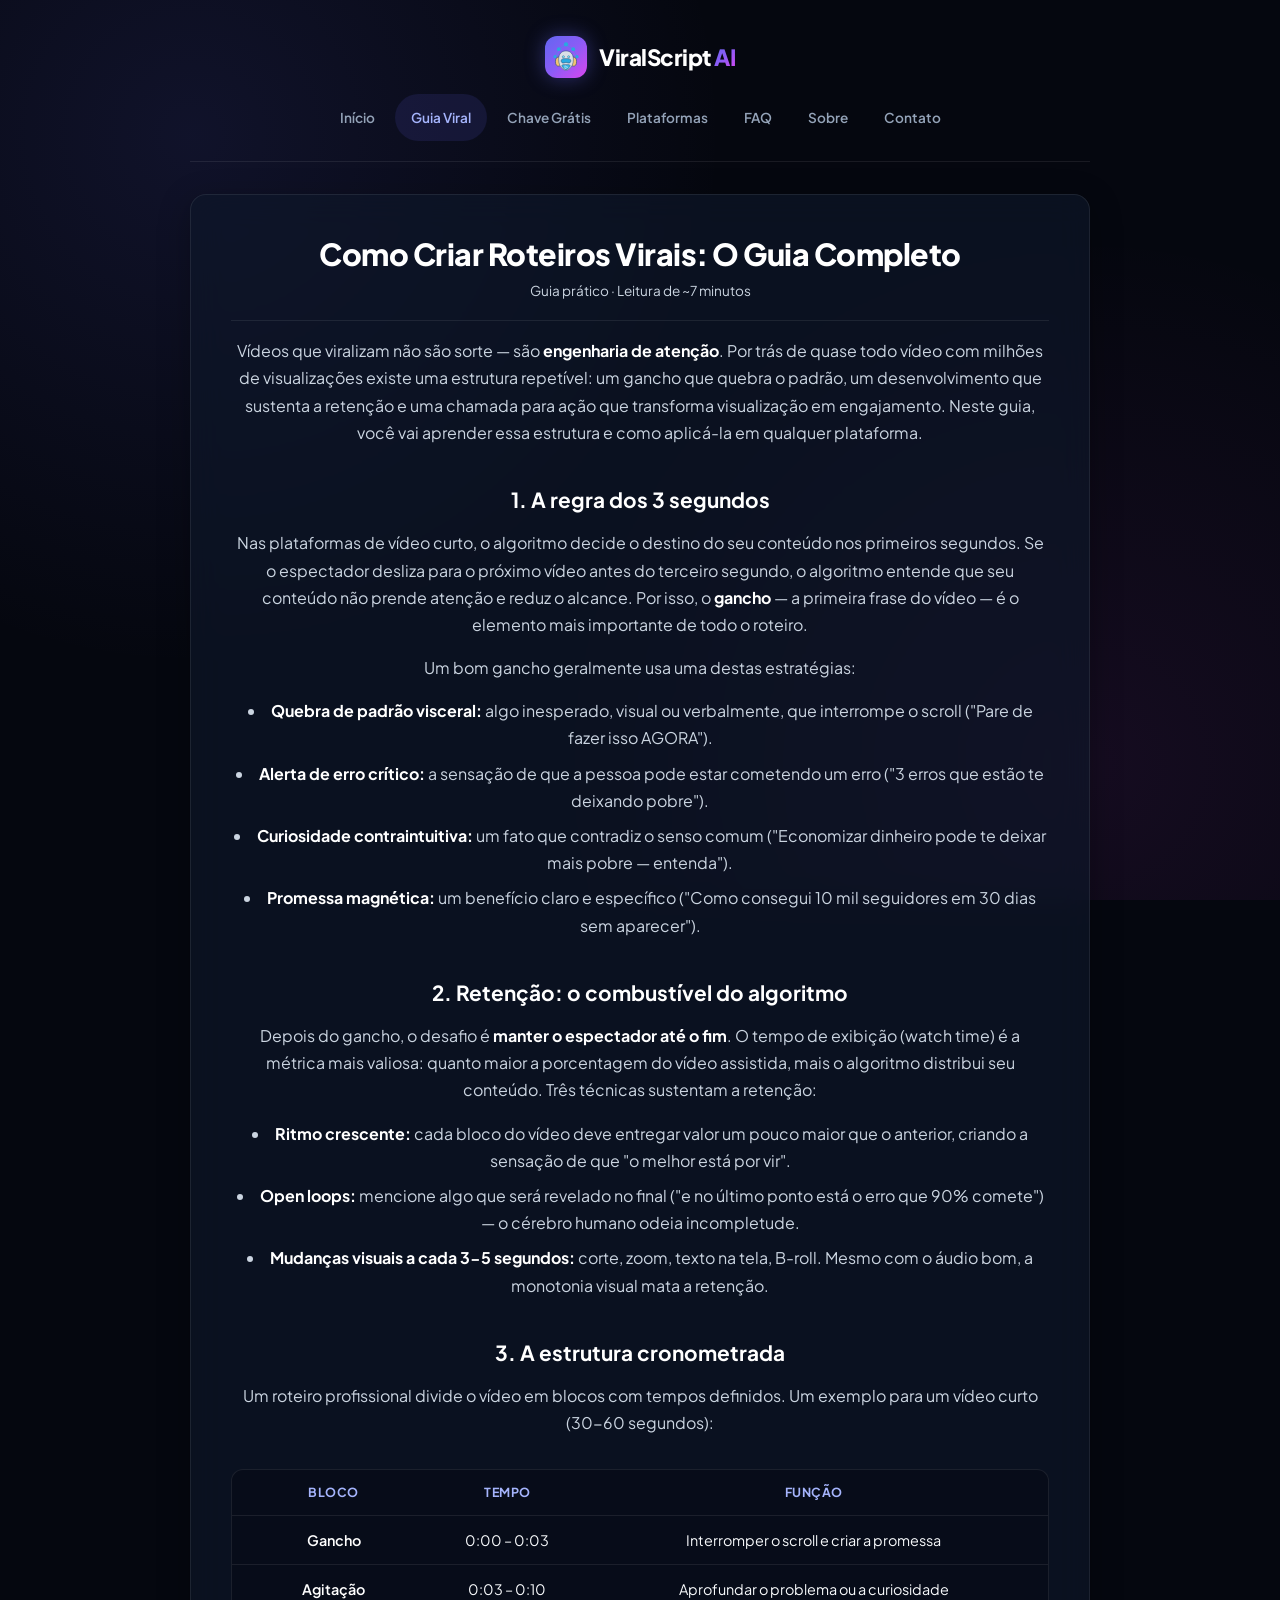
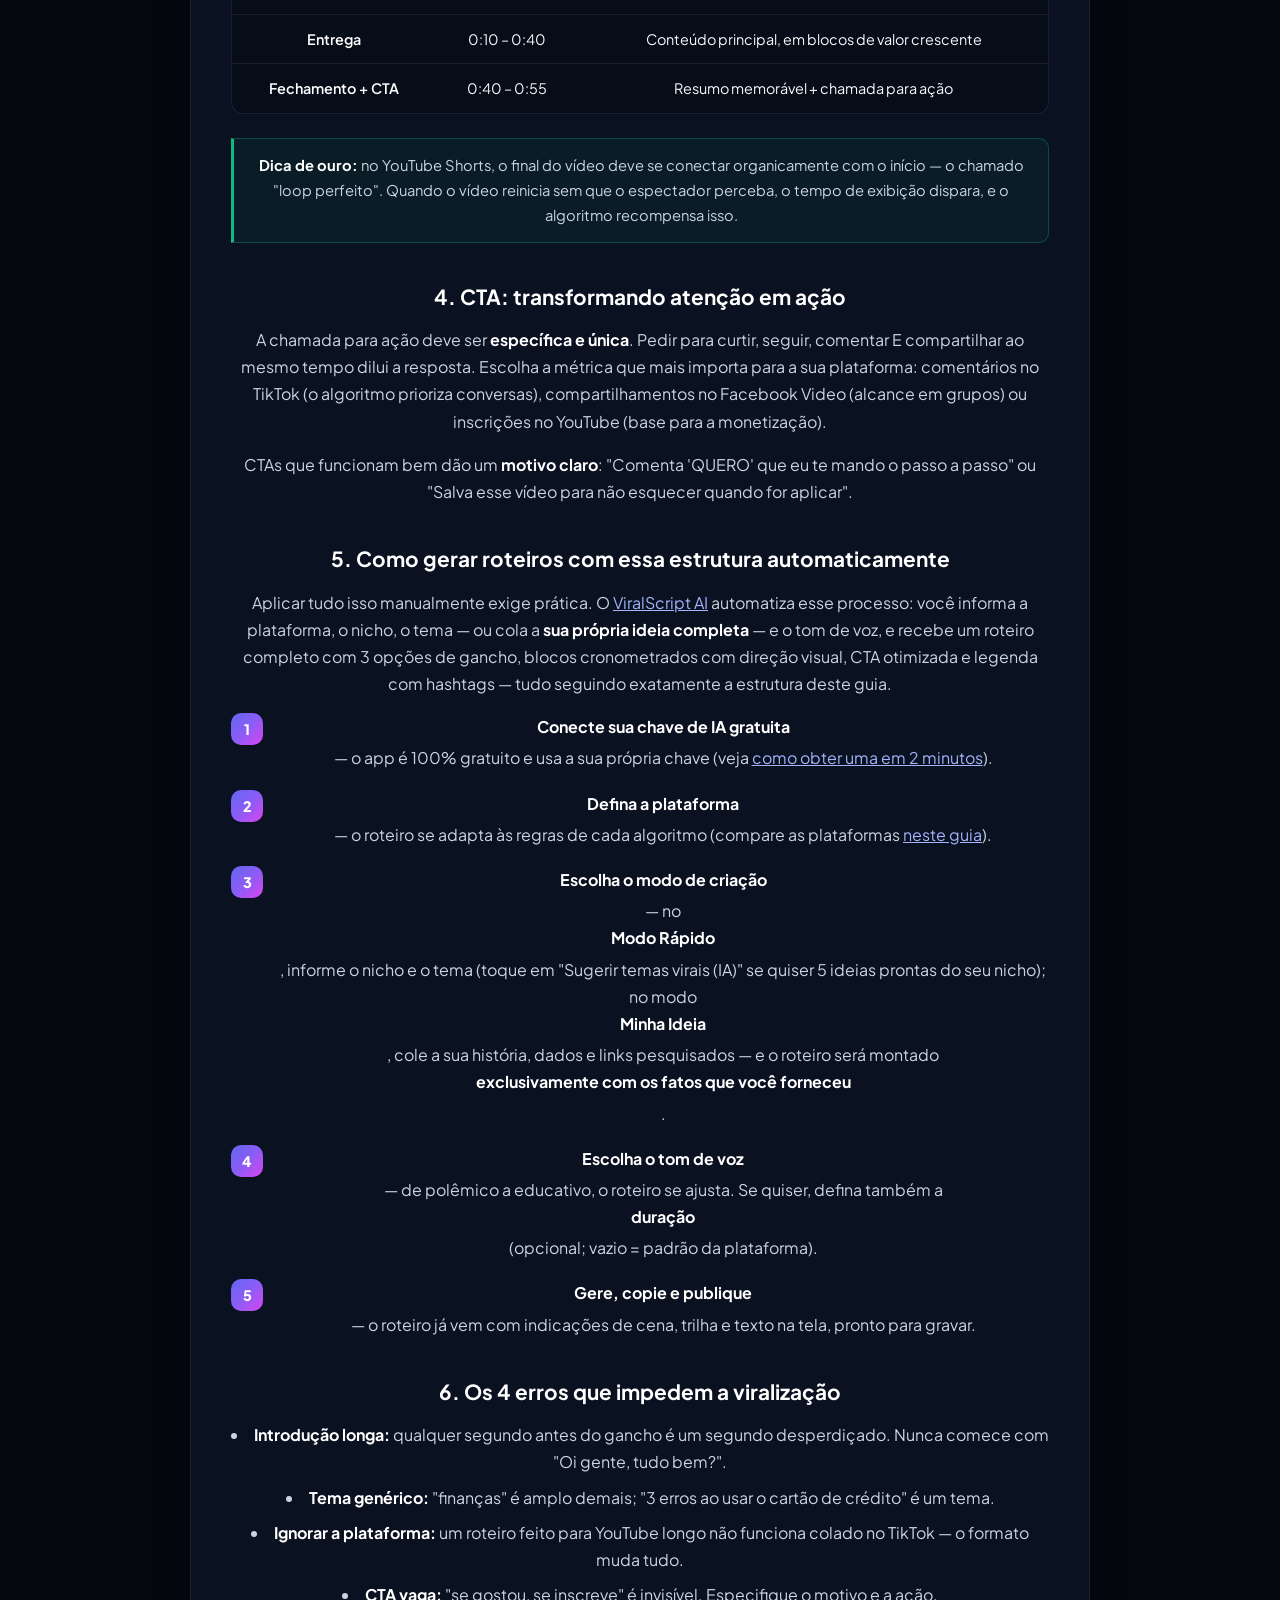
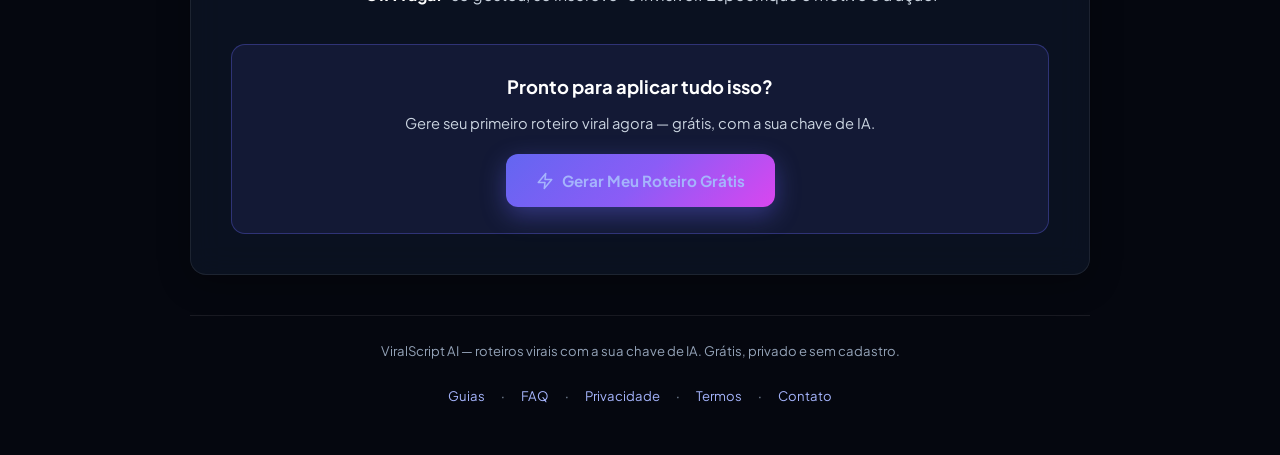
<file: guia-roteiros-virais.html>
<!DOCTYPE html>
<html lang="pt-BR">
<head>
  <meta charset="UTF-8">
  <!-- viewport-fit=cover: necessário para o env(safe-area-inset) do rodapé -->
  <meta name="viewport" content="width=device-width, initial-scale=1.0, viewport-fit=cover">
  <title>Como Criar Roteiros Virais: Guia Completo (2025) | ViralScript AI</title>
  <meta name="description" content="Aprenda a estrutura dos roteiros que viralizam no TikTok, YouTube Shorts, Kwai, Facebook e YouTube Longo: ganchos, retenção, cronometragem e CTA. Guia prático e gratuito.">
  <link rel="preconnect" href="https://fonts.googleapis.com">
  <link rel="preconnect" href="https://fonts.gstatic.com" crossorigin>
  <link href="https://fonts.googleapis.com/css2?family=Plus+Jakarta+Sans:wght@400;500;600;700;800&display=swap" rel="stylesheet">
  <link rel="stylesheet" href="/estilo.css">

  <!-- v8.7 — Google AdSense: script oficial no <head> de TODAS as páginas
       (exigência do Google para verificação de propriedade do site). -->
  <script async src="https://pagead2.googlesyndication.com/pagead/js/adsbygoogle.js?client=ca-pub-2359494647300339"
       crossorigin="anonymous"></script>

  <!-- Dados estruturados BreadcrumbList: informa a hierarquia da página ao Google -->
  <script type="application/ld+json">
  {
    "@context": "https://schema.org",
    "@type": "BreadcrumbList",
    "itemListElement": [
      { "@type": "ListItem", "position": 1, "name": "Início", "item": "https://viralscript-ia.com/" },
      { "@type": "ListItem", "position": 2, "name": "Guia Viral", "item": "https://viralscript-ia.com/guia-roteiros-virais.html" }
    ]
  }
  </script>
</head>
<body>
  <div class="container">

    <header>
      <a class="brand" href="/">
        <div class="brand-icon" aria-hidden="true">
          <img src="/robot.svg" alt="" width="32" height="32">
        </div>
        <h1>ViralScript <span>AI</span></h1>
      </a>
      <nav class="nav-topo">
        <a href="/">Início</a>
        <a class="ativo" href="/guia-roteiros-virais.html">Guia Viral</a>
        <a href="/guia-chave-api-gratis.html">Chave Grátis</a>
        <a href="/guia-plataformas.html">Plataformas</a>
        <a href="/faq.html">FAQ</a>
        <a href="/sobre.html">Sobre</a>
        <a href="/contato.html">Contato</a>
      </nav>
    </header>

    <main>
      <article class="artigo">
        <h1>Como Criar Roteiros Virais: O Guia Completo</h1>
        <p class="meta">Guia prático · Leitura de ~7 minutos</p>

        <p>Vídeos que viralizam não são sorte — são <strong>engenharia de atenção</strong>. Por trás de quase todo vídeo com milhões de visualizações existe uma estrutura repetível: um gancho que quebra o padrão, um desenvolvimento que sustenta a retenção e uma chamada para ação que transforma visualização em engajamento. Neste guia, você vai aprender essa estrutura e como aplicá-la em qualquer plataforma.</p>

        <h2>1. A regra dos 3 segundos</h2>
        <p>Nas plataformas de vídeo curto, o algoritmo decide o destino do seu conteúdo nos primeiros segundos. Se o espectador desliza para o próximo vídeo antes do terceiro segundo, o algoritmo entende que seu conteúdo não prende atenção e reduz o alcance. Por isso, o <strong>gancho</strong> — a primeira frase do vídeo — é o elemento mais importante de todo o roteiro.</p>
        <p>Um bom gancho geralmente usa uma destas estratégias:</p>
        <ul>
          <li><strong>Quebra de padrão visceral:</strong> algo inesperado, visual ou verbalmente, que interrompe o scroll ("Pare de fazer isso AGORA").</li>
          <li><strong>Alerta de erro crítico:</strong> a sensação de que a pessoa pode estar cometendo um erro ("3 erros que estão te deixando pobre").</li>
          <li><strong>Curiosidade contraintuitiva:</strong> um fato que contradiz o senso comum ("Economizar dinheiro pode te deixar mais pobre — entenda").</li>
          <li><strong>Promessa magnética:</strong> um benefício claro e específico ("Como consegui 10 mil seguidores em 30 dias sem aparecer").</li>
        </ul>

        <h2>2. Retenção: o combustível do algoritmo</h2>
        <p>Depois do gancho, o desafio é <strong>manter o espectador até o fim</strong>. O tempo de exibição (watch time) é a métrica mais valiosa: quanto maior a porcentagem do vídeo assistida, mais o algoritmo distribui seu conteúdo. Três técnicas sustentam a retenção:</p>
        <ul>
          <li><strong>Ritmo crescente:</strong> cada bloco do vídeo deve entregar valor um pouco maior que o anterior, criando a sensação de que "o melhor está por vir".</li>
          <li><strong>Open loops:</strong> mencione algo que será revelado no final ("e no último ponto está o erro que 90% comete") — o cérebro humano odeia incompletude.</li>
          <li><strong>Mudanças visuais a cada 3-5 segundos:</strong> corte, zoom, texto na tela, B-roll. Mesmo com o áudio bom, a monotonia visual mata a retenção.</li>
        </ul>

        <h2>3. A estrutura cronometrada</h2>
        <p>Um roteiro profissional divide o vídeo em blocos com tempos definidos. Um exemplo para um vídeo curto (30-60 segundos):</p>

        <p class="dica-arraste" data-dica-tabela>
          <svg viewBox="0 0 24 24" fill="none" stroke="currentColor" stroke-width="2" stroke-linecap="round" stroke-linejoin="round" aria-hidden="true"><path d="M18 8L22 12L18 16"></path><path d="M6 8L2 12L6 16"></path><line x1="2" y1="12" x2="22" y2="12"></line></svg>
          Arraste a tabela para o lado para ver todo o conteúdo
        </p>
        <div class="tabela-scroll">
          <table class="tabela-wiki">
            <thead>
              <tr><th>Bloco</th><th>Tempo</th><th>Função</th></tr>
            </thead>
            <tbody>
              <tr><td>Gancho</td><td>0:00 – 0:03</td><td>Interromper o scroll e criar a promessa</td></tr>
              <tr><td>Agitação</td><td>0:03 – 0:10</td><td>Aprofundar o problema ou a curiosidade</td></tr>
              <tr><td>Entrega</td><td>0:10 – 0:40</td><td>Conteúdo principal, em blocos de valor crescente</td></tr>
              <tr><td>Fechamento + CTA</td><td>0:40 – 0:55</td><td>Resumo memorável + chamada para ação</td></tr>
            </tbody>
          </table>
        </div>

        <div class="aviso-caixa sucesso">
          <strong>Dica de ouro:</strong> no YouTube Shorts, o final do vídeo deve se conectar organicamente com o início — o chamado "loop perfeito". Quando o vídeo reinicia sem que o espectador perceba, o tempo de exibição dispara, e o algoritmo recompensa isso.
        </div>

        <!-- v8.7 — Anúncio inline (pausa natural da leitura). ⚠️ TROCAR
             "0000000000" pelo ID do bloco criado no painel do AdSense APÓS a
             aprovação do site. Enquanto o placeholder estiver no lugar, o
             espaço fica vazio (altura 0, wrapper .ads-slot do estilo.css
             v4.4) — nada muda no visual da página. -->
        <div class="ads-slot">
          <ins class="adsbygoogle"
               style="display:block"
               data-ad-client="ca-pub-2359494647300339"
               data-ad-slot="0000000000"
               data-ad-format="auto"
               data-full-width-responsive="true"></ins>
          <script>
            (adsbygoogle = window.adsbygoogle || []).push({});
          </script>
        </div>

        <h2>4. CTA: transformando atenção em ação</h2>
        <p>A chamada para ação deve ser <strong>específica e única</strong>. Pedir para curtir, seguir, comentar E compartilhar ao mesmo tempo dilui a resposta. Escolha a métrica que mais importa para a sua plataforma: comentários no TikTok (o algoritmo prioriza conversas), compartilhamentos no Facebook Video (alcance em grupos) ou inscrições no YouTube (base para a monetização).</p>
        <p>CTAs que funcionam bem dão um <strong>motivo claro</strong>: "Comenta 'QUERO' que eu te mando o passo a passo" ou "Salva esse vídeo para não esquecer quando for aplicar".</p>

        <h2>5. Como gerar roteiros com essa estrutura automaticamente</h2>
        <p>Aplicar tudo isso manualmente exige prática. O <a href="/">ViralScript AI</a> automatiza esse processo: você informa a plataforma, o nicho, o tema — ou cola a <strong>sua própria ideia completa</strong> — e o tom de voz, e recebe um roteiro completo com 3 opções de gancho, blocos cronometrados com direção visual, CTA otimizada e legenda com hashtags — tudo seguindo exatamente a estrutura deste guia.</p>

        <ol class="passos">
          <li><strong>Conecte sua chave de IA gratuita</strong> — o app é 100% gratuito e usa a sua própria chave (veja <a href="/guia-chave-api-gratis.html">como obter uma em 2 minutos</a>).</li>
          <li><strong>Defina a plataforma</strong> — o roteiro se adapta às regras de cada algoritmo (compare as plataformas <a href="/guia-plataformas.html">neste guia</a>).</li>
          <li><strong>Escolha o modo de criação</strong> — no <strong>Modo Rápido</strong>, informe o nicho e o tema (toque em "Sugerir temas virais (IA)" se quiser 5 ideias prontas do seu nicho); no modo <strong>Minha Ideia</strong>, cole a sua história, dados e links pesquisados — e o roteiro será montado <strong>exclusivamente com os fatos que você forneceu</strong>.</li>
          <li><strong>Escolha o tom de voz</strong> — de polêmico a educativo, o roteiro se ajusta. Se quiser, defina também a <strong>duração</strong> (opcional; vazio = padrão da plataforma).</li>
          <li><strong>Gere, copie e publique</strong> — o roteiro já vem com indicações de cena, trilha e texto na tela, pronto para gravar.</li>
        </ol>

        <h2>6. Os 4 erros que impedem a viralização</h2>
        <ul>
          <li><strong>Introdução longa:</strong> qualquer segundo antes do gancho é um segundo desperdiçado. Nunca comece com "Oi gente, tudo bem?".</li>
          <li><strong>Tema genérico:</strong> "finanças" é amplo demais; "3 erros ao usar o cartão de crédito" é um tema.</li>
          <li><strong>Ignorar a plataforma:</strong> um roteiro feito para YouTube longo não funciona colado no TikTok — o formato muda tudo.</li>
          <li><strong>CTA vaga:</strong> "se gostou, se inscreve" é invisível. Especifique o motivo e a ação.</li>
        </ul>

        <div class="cta-caixa">
          <h3>Pronto para aplicar tudo isso?</h3>
          <p>Gere seu primeiro roteiro viral agora — grátis, com a sua chave de IA.</p>
          <a class="btn-cta" href="/">
            <svg viewBox="0 0 24 24" fill="none" stroke="currentColor" stroke-width="2" stroke-linecap="round" stroke-linejoin="round" aria-hidden="true"><polygon points="13 2 3 14 12 14 11 22 21 10 12 10 13 2"></polygon></svg>
            Gerar Meu Roteiro Grátis
          </a>
        </div>
      </article>
    </main>

    <footer>
      <p>ViralScript AI — roteiros virais com a sua chave de IA. Grátis, privado e sem cadastro.</p>
      <nav class="nav-rodape">
        <a href="/guia-roteiros-virais.html">Guias</a> ·
        <a href="/faq.html">FAQ</a> ·
        <a href="/politica-privacidade.html">Privacidade</a> ·
        <a href="/termos-uso.html">Termos</a> ·
        <a href="/contato.html">Contato</a>
      </nav>
    </footer>
  </div>

  <script>
    // Dica de arraste + máscara condicional: a classe .rolavel (fade de 18px
    // no estilo.css v4) só é aplicada quando a tabela transborda E o usuário
    // ainda não chegou ao fim; a dica some ao chegar no fim e nem aparece se
    // a tabela couber inteira na tela.
    document.querySelectorAll('.tabela-scroll').forEach(function (box) {
      var dica = box.previousElementSibling;
      if (!dica || !dica.hasAttribute('data-dica-tabela')) return;
      function atualizar() {
        var temOverflow = box.scrollWidth > box.clientWidth + 4;
        var noFim = box.scrollLeft + box.clientWidth >= box.scrollWidth - 8;
        box.classList.toggle('rolavel', temOverflow && !noFim);
        dica.classList.toggle('oculta', !temOverflow || noFim);
      }
      box.addEventListener('scroll', atualizar, { passive: true });
      window.addEventListener('resize', atualizar);
      atualizar();
    });
  </script>
</body>
</html>
</file>
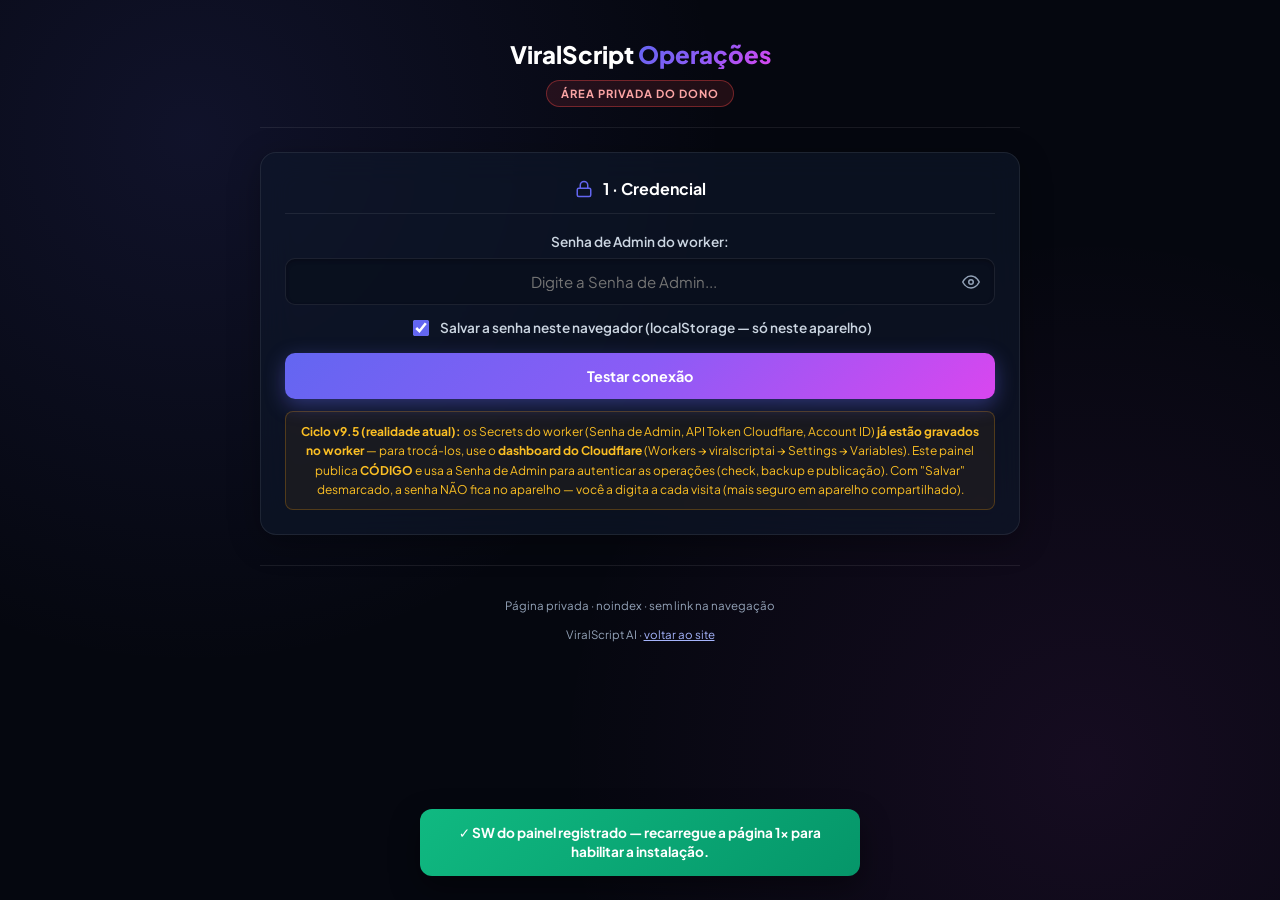
<file: painel-k7x9.html>
<!DOCTYPE html>
<html lang="pt-BR">
<head>
  <meta charset="UTF-8">
  <meta name="viewport" content="width=device-width, initial-scale=1.0, viewport-fit=cover">
  <title>Operações</title>
  <meta name="robots" content="noindex, nofollow">
  <meta name="theme-color" content="#05070f">
  <link rel="manifest" href="/admin-manifest.json">
  <link rel="icon" type="image/svg+xml" href="/admin-icon.svg">
  <meta name="apple-mobile-web-app-capable" content="yes">
  <meta name="apple-mobile-web-app-status-bar-style" content="black-translucent">
  <meta name="apple-mobile-web-app-title" content="VS Admin">
  <link rel="preconnect" href="https://fonts.googleapis.com">
  <link rel="preconnect" href="https://fonts.gstatic.com" crossorigin>
  <link href="https://fonts.googleapis.com/css2?family=Plus+Jakarta+Sans:wght@400;500;600;700;800&family=JetBrains+Mono:wght@400;500&display=swap" rel="stylesheet">

  <style>
    :root {
      --bg: #05070f;
      --card-bg: rgba(15, 23, 42, 0.65);
      --card-border: rgba(255, 255, 255, 0.08);
      --input-bg: rgba(10, 15, 29, 0.8);
      --text-main: #f8fafc;
      --text-muted: #94a3b8;
      --accent-gradient: linear-gradient(135deg, #6366f1 0%, #8b5cf6 50%, #d946ef 100%);
      --accent: #6366f1;
      --accent-glow: rgba(99, 102, 241, 0.4);
      --success: #10b981;
      --danger: #ef4444;
    }
    html, body { max-width: 100%; overflow-x: clip; }
    * { box-sizing: border-box; -webkit-tap-highlight-color: transparent; min-width: 0; }
    body {
      font-family: 'Plus Jakarta Sans', system-ui, sans-serif;
      background: var(--bg);
      background-image:
        radial-gradient(circle at 15% 15%, rgba(99, 102, 241, 0.12) 0%, transparent 40%),
        radial-gradient(circle at 85% 85%, rgba(217, 70, 239, 0.08) 0%, transparent 40%);
      background-attachment: fixed;
      color: var(--text-main);
      margin: 0; padding: 36px 20px; line-height: 1.5;
      min-height: 100vh; min-height: 100dvh;
      overflow-wrap: anywhere; text-align: center;
    }
    .container { max-width: 760px; margin: 0 auto; width: 100%; }
    header { margin-bottom: 24px; padding-bottom: 20px; border-bottom: 1px solid var(--card-border); }
    .brand h1 { margin: 0; font-size: 1.5rem; font-weight: 800; color: #ffffff; }
    .brand h1 span { background: var(--accent-gradient); -webkit-background-clip: text; background-clip: text; -webkit-text-fill-color: transparent; }
    .badge-admin {
      display: inline-block; margin-top: 8px; padding: 4px 14px; border-radius: 30px;
      background: rgba(239, 68, 68, 0.12); border: 1px solid rgba(239, 68, 68, 0.4);
      color: #fca5a5; font-size: 0.7rem; font-weight: 700; letter-spacing: 1px; text-transform: uppercase;
    }
    .card {
      background: var(--card-bg); backdrop-filter: blur(16px);
      padding: 24px; border-radius: 16px; border: 1px solid var(--card-border);
      box-shadow: 0 8px 32px rgba(0, 0, 0, 0.3); margin-bottom: 24px; max-width: 100%;
    }
    .card-title {
      margin: 0 0 18px 0; font-size: 1rem; font-weight: 700; color: #ffffff;
      display: flex; align-items: center; justify-content: center; gap: 10px;
      border-bottom: 1px solid var(--card-border); padding-bottom: 12px; text-wrap: balance;
    }
    .card-title svg { color: var(--accent); flex-shrink: 0; }
    label { display: block; margin: 14px 0 6px; font-size: 0.85rem; font-weight: 600; color: #cbd5e1; text-align: center; }
    input[type="password"], input[type="text"], textarea {
      width: 100%; padding: 13px 15px; border-radius: 10px;
      border: 1px solid var(--card-border); background: var(--input-bg);
      color: var(--text-main); font-size: 15px; font-family: inherit;
      transition: all 0.25s ease; box-shadow: inset 0 2px 4px rgba(0,0,0,0.2);
      text-align: center;
    }
    textarea { font-family: 'JetBrains Mono', monospace; font-size: 0.8rem; text-align: left; resize: vertical; }
    input:focus, textarea:focus { border-color: var(--accent); outline: none; box-shadow: 0 0 0 4px var(--accent-glow), inset 0 2px 4px rgba(0,0,0,0.2); }
    .btn {
      display: inline-flex; align-items: center; justify-content: center; gap: 8px;
      padding: 13px 22px; min-height: 46px; border-radius: 10px;
      font-family: inherit; font-size: 0.9rem; font-weight: 700; cursor: pointer;
      transition: all 0.25s ease; border: 1px solid var(--card-border);
      background: var(--input-bg); color: var(--text-main); max-width: 100%;
    }
    .btn:hover:not(:disabled) { border-color: var(--accent); transform: translateY(-2px); }
    .btn:disabled { opacity: 0.5; cursor: not-allowed; }
    .btn.principal { background: var(--accent-gradient); border: none; color: #fff; box-shadow: 0 6px 20px var(--accent-glow); }
    .btn.perigo { border-color: rgba(239, 68, 68, 0.4); color: #fca5a5; }
    .btn.perigo:hover:not(:disabled) { border-color: var(--danger); background: rgba(239, 68, 68, 0.1); }
    .btn.largo { width: 100%; margin-top: 14px; }
    .linha-btn { display: flex; gap: 10px; flex-wrap: wrap; justify-content: center; margin-top: 14px; }
    .nota {
      font-size: 0.75rem; line-height: 1.6;
      padding: 10px 12px; border-radius: 8px; margin-top: 12px;
      background: rgba(245, 158, 11, 0.06); border: 1px solid rgba(245, 158, 11, 0.25);
      color: #fbbf24;
    }
    .status-caixa {
      margin-top: 14px; padding: 12px; border-radius: 10px; font-size: 0.8rem;
      font-family: 'JetBrains Mono', monospace; text-align: left; line-height: 1.6;
      background: rgba(5, 7, 15, 0.6); border: 1px solid var(--card-border);
      max-height: 220px; overflow-y: auto; white-space: pre-wrap; display: none;
    }
    .status-caixa.visivel { display: block; }
    .info-arquivo {
      margin-top: 10px; padding: 10px; border-radius: 8px; font-size: 0.75rem;
      background: rgba(99, 102, 241, 0.08); border: 1px solid var(--card-border);
      color: #a5b4fc; display: none;
    }
    .info-arquivo.visivel { display: block; }
    .toggle-salvar { display: flex; align-items: center; justify-content: center; gap: 8px; margin-top: 12px; font-size: 0.78rem; color: var(--text-muted); }
    .toggle-salvar input { width: 16px; height: 16px; accent-color: var(--accent); }
    .spinner-mini {
      width: 16px; height: 16px; border: 2px solid rgba(255,255,255,0.2);
      border-top-color: #ffffff; border-radius: 50%; animation: spin 0.8s linear infinite; display: none;
    }
    .spinner-mini.ativo { display: inline-block; }
    @keyframes spin { to { transform: rotate(360deg); } }
    .campo-senha { position: relative; }
    .campo-senha input { padding-right: 48px; }
    .btn-olho {
      position: absolute; right: 4px; top: 50%; transform: translateY(-50%);
      background: none; border: none; color: var(--text-muted);
      cursor: pointer; width: 40px; height: 40px; padding: 0;
      display: flex; align-items: center; justify-content: center;
    }
    .btn-olho:hover { color: #ffffff; }
    footer { margin-top: 30px; font-size: 0.72rem; color: var(--text-muted); padding-top: 20px; border-top: 1px solid var(--card-border); }
    #btn-instalar { display: none; }
    #btn-instalar.visivel { display: inline-flex; }
    @media (prefers-reduced-motion: reduce) {
      *, *::before, *::after { transition-duration: 0.01ms !important; animation-duration: 0.01ms !important; }
    }
  </style>
</head>
<body>

  <div class="container">

    <header>
      <div class="brand">
        <h1>ViralScript <span>Operações</span></h1>
      </div>
      <div class="badge-admin">Área privada do dono</div>
    </header>

    <!-- ETAPA 1: CREDENCIAL (senha de admin — o painel publica CÓDIGO;
         os Secrets do worker são gerenciados no dashboard Cloudflare) -->
    <div class="card" id="card-credenciais">
      <div class="card-title">
        <svg width="18" height="18" viewBox="0 0 24 24" fill="none" stroke="currentColor" stroke-width="2" stroke-linecap="round" stroke-linejoin="round"><rect x="3" y="11" width="18" height="11" rx="2" ry="2"></rect><path d="M7 11V7a5 5 0 0 1 10 0v4"></path></svg>
        1 · Credencial
      </div>

      <label for="inp-senha">Senha de Admin do worker:</label>
      <div class="campo-senha">
        <input type="password" id="inp-senha" autocomplete="off" placeholder="Digite a Senha de Admin...">
        <button type="button" class="btn-olho" id="btn-olho-senha" aria-label="Mostrar a senha">
          <svg width="18" height="18" viewBox="0 0 24 24" fill="none" stroke="currentColor" stroke-width="2" stroke-linecap="round" stroke-linejoin="round"><path d="M1 12s4-8 11-8 11 8 11 8-4 8-11 8-11-8-11-8z"></path><circle cx="12" cy="12" r="3"></circle></svg>
        </button>
      </div>

      <div class="toggle-salvar">
        <input type="checkbox" id="chk-salvar" checked>
        <label for="chk-salvar" style="margin:0;">Salvar a senha neste navegador (localStorage — só neste aparelho)</label>
      </div>

      <button type="button" class="btn principal largo" id="btn-testar">
        <span class="spinner-mini" id="spin-testar"></span>
        Testar conexão
      </button>

      <!-- v9.4.5/v9.6 — Instalar como app (display controlado SÓ pelo CSS) -->
      <button type="button" class="btn largo" id="btn-instalar">
        <svg width="15" height="15" viewBox="0 0 24 24" fill="none" stroke="currentColor" stroke-width="2" stroke-linecap="round" stroke-linejoin="round"><path d="M21 15v4a2 2 0 0 1-2 2H5a2 2 0 0 1-2-2v-4"></path><polyline points="7 10 12 15 17 10"></polyline><line x1="12" y1="15" x2="12" y2="3"></line></svg>
        <span>Instalar App</span>
      </button>

      <div class="nota">
        <strong>Ciclo v9.5 (realidade atual):</strong> os Secrets do worker (Senha de Admin, API Token Cloudflare, Account ID) <strong>já estão gravados no worker</strong> — para trocá-los, use o <strong>dashboard do Cloudflare</strong> (Workers → viralscriptai → Settings → Variables). Este painel publica <strong>CÓDIGO</strong> e usa a Senha de Admin para autenticar as operações (check, backup e publicação). Com "Salvar" desmarcado, a senha NÃO fica no aparelho — você a digita a cada visita (mais seguro em aparelho compartilhado).
      </div>
    </div>

    <!-- ETAPA 2: EDITOR/UPLOAD -->
    <div class="card" id="card-editor" style="display:none;">
      <div class="card-title">
        <svg width="18" height="18" viewBox="0 0 24 24" fill="none" stroke="currentColor" stroke-width="2" stroke-linecap="round" stroke-linejoin="round"><path d="M14.5 2H6a2 2 0 0 0-2 2v16a2 2 0 0 0 2 2h12a2 2 0 0 0 2-2V7.5L14.5 2z"></path><polyline points="14 2 14 8 20 8"></polyline></svg>
        2 · Código do Worker
      </div>

      <div class="linha-btn">
        <button type="button" class="btn" id="btn-baixar-atual">
          <svg width="15" height="15" viewBox="0 0 24 24" fill="none" stroke="currentColor" stroke-width="2" stroke-linecap="round" stroke-linejoin="round"><path d="M21 15v4a2 2 0 0 1-2 2H5a2 2 0 0 1-2-2v-4"></path><polyline points="7 10 12 15 17 10"></polyline><line x1="12" y1="15" x2="12" y2="3"></line></svg>
          Baixar backup do atual
        </button>
        <button type="button" class="btn" id="btn-escolher-arquivo">
          <svg width="15" height="15" viewBox="0 0 24 24" fill="none" stroke="currentColor" stroke-width="2" stroke-linecap="round" stroke-linejoin="round"><path d="M21 15v4a2 2 0 0 1-2 2H5a2 2 0 0 1-2-2v-4"></path><polyline points="17 8 12 3 7 8"></polyline><line x1="12" y1="3" x2="12" y2="15"></line></svg>
          Carregar worker.js do aparelho
        </button>
        <input type="file" id="inp-arquivo" accept=".js,.txt" hidden>
      </div>

      <div class="info-arquivo" id="info-arquivo"></div>

      <label for="txt-worker">Conteúdo (editável — ou carregado do arquivo):</label>
      <textarea id="txt-worker" rows="10" placeholder="Cole o código do worker aqui, ou use o botão acima para carregar o arquivo .js..."></textarea>

      <div class="linha-btn">
        <button type="button" class="btn" id="btn-validar">
          <svg width="15" height="15" viewBox="0 0 24 24" fill="none" stroke="currentColor" stroke-width="2" stroke-linecap="round" stroke-linejoin="round"><polyline points="20 6 9 17 4 12"></polyline></svg>
          Validar sintaxe (checklist)
        </button>
      </div>

      <div class="status-caixa" id="status-validar"></div>

      <button type="button" class="btn perigo largo" id="btn-publicar">
        <span class="spinner-mini" id="spin-publicar"></span>
        3 · Publicar no Cloudflare (substitui o worker atual)
      </button>

      <div class="nota" id="nota-publicar">
        Antes de publicar, faça <strong>"Baixar backup do atual"</strong> — é seu rollback. Se a publicação falhar por erro de código, o worker anterior CONTINUA no ar.
      </div>

      <div class="status-caixa" id="status-publicar"></div>
    </div>

    <footer>
      <p>Página privada · noindex · sem link na navegação</p>
      <p>ViralScript AI · <a href="/" style="color:#a5b4fc;">voltar ao site</a></p>
    </footer>
  </div>

  <div id="toast-admin" role="status" aria-live="polite" style="display:none;position:fixed;bottom:calc(24px + env(safe-area-inset-bottom,0px));left:50%;transform:translateX(-50%);padding:14px 20px;border-radius:12px;font-size:0.85rem;font-weight:700;text-align:center;line-height:1.45;z-index:3000;width:calc(100vw - 32px);max-width:440px;overflow-wrap:anywhere;color:#fff;box-shadow:0 12px 30px rgba(0,0,0,0.4);"></div>

  <script>
    // ============================================================
    // Painel privado do dono — v9.6 (CONFORMIDADE DE SEGURANÇA v9.5)
    // Comando do dono (pacote B+C do relatório de segurança):
    //  · admin-check AGORA ENVIA X-Admin-Senha (worker v9.5.2 exigirá;
    //    o worker atual ignora o header — compatível nos 2 sentidos);
    //  · publish NÃO envia mais admin_senha/cf_api_token/cf_account_id
    //    no corpo (bootstrap v9.4 aposentado — o worker ignora);
    //  · campos Token/Account REMOVIDOS do form + resquícios do
    //    localStorage limpados no init (saneamento);
    //  · chk-salvar FUNCIONAL: marcado salva a senha; desmarcado,
    //    NÃO persiste (digitar a cada visita);
    //  · notas e confirm() descrevem a realidade v9.5 (Secrets no
    //    dashboard; publicação = só código).
    // Mantido INTACTO: rotas, headers de senha (baixar/salvar),
    // checklist de validação, SW c/ escopo restrito + auto-relato
    // (v9.4.4), instalação PWA (v9.4.5), olhos 👁, validação automática.
    // NUNCA innerHTML dinâmico.
    // ============================================================

    const API_BASE = 'https://viralscriptai.tiodaweb03.workers.dev';

    const LS_SENHA = 'admin_senha_v4';
    // Resquícios do bootstrap v9.4 (aposentado) — limpos no init:
    const LS_LEGADO = ['admin_token_v4', 'admin_account_v4'];

    let _toastTimer = null;
    let _ultimaVersao = '';
    let _promptInstalacao = null;

    function $(id) { return document.getElementById(id); }

    function mostrarStatus(caixaId, texto, erro) {
      const caixa = $(caixaId);
      caixa.textContent = texto;
      caixa.classList.add('visivel');
      caixa.style.color = erro ? '#fca5a5' : '#86efac';
      caixa.style.borderColor = erro ? 'rgba(239,68,68,0.4)' : 'rgba(16,185,129,0.4)';
    }

    function mostrarToast(mensagem, erro = false) {
      const toast = $('toast-admin');
      clearTimeout(_toastTimer);
      toast.textContent = mensagem;
      toast.style.background = erro
        ? 'linear-gradient(135deg, #ef4444 0%, #dc2626 100%)'
        : 'linear-gradient(135deg, #10b981 0%, #059669 100%)';
      toast.style.display = 'block';
      _toastTimer = setTimeout(() => { toast.style.display = 'none'; }, 5000);
    }

    function spinner(id, ativo) {
      $(id).classList.toggle('ativo', ativo);
    }

    function alternarCampo(idInput, idBotao) {
      const input = $(idInput);
      input.type = input.type === 'password' ? 'text' : 'password';
      $(idBotao).setAttribute('aria-label', input.type === 'password' ? 'Mostrar' : 'Ocultar');
    }

    // v9.6 — chk-salvar FUNCIONAL: só persiste se marcado.
    function carregarSenha() {
      try { return localStorage.getItem(LS_SENHA) || ''; }
      catch (e) { return ''; }
    }

    function salvarSenhaSePermitido() {
      try {
        if ($('chk-salvar').checked) {
          localStorage.setItem(LS_SENHA, $('inp-senha').value.trim());
        }
      } catch (e) { /* localStorage indisponível */ }
    }

    function validarCredenciais() {
      const senha = $('inp-senha').value.trim();
      if (!senha) {
        mostrarToast('Preencha a Senha de Admin.', true);
        return null;
      }
      salvarSenhaSePermitido();
      return { senha: senha };
    }

    function abrirEditor() {
      $('card-editor').style.display = 'block';
      $('card-editor').scrollIntoView({ behavior: 'smooth', block: 'start' });
    }

    // ---------- TESTAR CONEXÃO (admin-check) ----------
    // v9.6 — envia X-Admin-Senha (worker v9.5.2 exigirá; o atual ignora).
    async function testarConexao() {
      const cred = validarCredenciais();
      if (!cred) return;
      spinner('spin-testar', true);
      $('btn-testar').disabled = true;
      try {
        const res = await fetch(API_BASE + '/api/admin-check', {
          method: 'GET',
          headers: { 'X-Admin-Senha': cred.senha }
        });
        const data = await res.json().catch(() => ({}));
        if (!res.ok || !data.ok) {
          throw new Error(data.erro || 'Falha na verificação (HTTP ' + res.status + ').');
        }
        _ultimaVersao = data.versao || 'desconhecida';
        abrirEditor();
        mostrarStatus('status-validar',
          '✓ Conectado!\nVersão do worker no ar: ' + _ultimaVersao + '\nSecrets ativos — publicação liberada.', false);
        mostrarToast('✓ Conectado! Worker versão ' + _ultimaVersao + '.');
      } catch (err) {
        mostrarToast(err.message || 'Falha de rede ao testar conexão.', true);
      } finally {
        spinner('spin-testar', false);
        $('btn-testar').disabled = false;
      }
    }

    // ---------- BACKUP ----------
    async function baixarBackup() {
      const cred = validarCredenciais();
      if (!cred) return;
      spinner('spin-testar', true);
      $('btn-baixar-atual').disabled = true;
      try {
        const res = await fetch(API_BASE + '/api/admin-baixar', {
          method: 'POST',
          headers: {
            'Content-Type': 'application/json',
            'X-Admin-Senha': cred.senha
          },
          body: JSON.stringify({})
        });
        const data = await res.json().catch(() => ({}));
        if (!res.ok || !data.ok) {
          throw new Error(data.erro || 'Falha ao baixar (HTTP ' + res.status + ').');
        }
        const texto = data.codigo || '';
        const dataISO = new Date().toISOString().slice(0, 19).replace(/[:T]/g, '-');
        const blob = new Blob([texto], { type: 'text/javascript' });
        const urlBlob = URL.createObjectURL(blob);
        const a = document.createElement('a');
        a.href = urlBlob;
        a.download = 'worker-backup-' + dataISO + '.js';
        document.body.appendChild(a);
        a.click();
        a.remove();
        setTimeout(() => URL.revokeObjectURL(urlBlob), 1000);
        mostrarToast('✓ Backup baixado (' + Math.round(texto.length / 1024) + ' KB) — guarde como rollback!');
      } catch (err) {
        mostrarToast(err.message || 'Falha ao baixar o backup.', true);
      } finally {
        spinner('spin-testar', false);
        $('btn-baixar-atual').disabled = false;
      }
    }

    // ---------- UPLOAD DO ARQUIVO (validação automática) ----------
    function carregarArquivo() {
      const arquivo = $('inp-arquivo').files && $('inp-arquivo').files[0];
      if (!arquivo) return;
      const leitor = new FileReader();
      leitor.onload = () => {
        const conteudo = String(leitor.result || '');
        $('txt-worker').value = conteudo;
        const info = $('info-arquivo');
        info.textContent = '✓ "' + arquivo.name + '" — ' + Math.round(arquivo.size / 1024) + ' KB, ' + conteudo.split('\n').length + ' linhas.';
        info.classList.add('visivel');
        mostrarToast('✓ Arquivo carregado — validação automática executada.');
        validarCodigo();
      };
      leitor.onerror = () => {
        mostrarToast('Não foi possível ler o arquivo.', true);
      };
      leitor.readAsText(arquivo);
    }

    // ---------- VALIDAÇÃO (checklist — lição v8.8.4) ----------
    function validarCodigo() {
      const codigo = $('txt-worker').value;
      const caixa = $('status-validar');
      caixa.classList.add('visivel');
      const problemas = [];

      if (!codigo.trim()) {
        problemas.push('O código está vazio.');
      } else {
        if (/for\s*\(\s*(const|let|var)\s+\w+\s+de\s+/i.test(codigo)) problemas.push('Encontrado "for (... de ...)" — deveria ser "of".');
        if (!/export default/.test(codigo)) problemas.push('Falta "export default".');
        if (!/async fetch\s*\(/.test(codigo)) problemas.push('Falta "async fetch(".');
        if (!/PROMPT_TEMPLATE/.test(codigo)) problemas.push('PROMPT_TEMPLATE não encontrado.');
        const abre = (codigo.match(/{/g) || []).length;
        const fecha = (codigo.match(/}/g) || []).length;
        if (Math.abs(abre - fecha) > 2) problemas.push('Chaves { } desbalanceadas (' + abre + ' vs ' + fecha + ').');
        if (!/;\s*$/.test(codigo.trim())) problemas.push('Não termina com ";" — possível truncamento.');
        if (codigo.length < 20000) problemas.push('Suspeito de truncado (' + Math.round(codigo.length / 1024) + ' KB — completo ~90 KB).');
      }

      if (problemas.length) {
        caixa.style.color = '#fca5a5';
        caixa.style.borderColor = 'rgba(239,68,68,0.4)';
        caixa.textContent = '❌ VALIDAÇÃO — ' + problemas.length + ' problema(s):\n\n' + problemas.map((p, i) => (i + 1) + '. ' + p).join('\n');
        return false;
      }
      caixa.style.color = '#86efac';
      caixa.style.borderColor = 'rgba(16,185,129,0.4)';
      caixa.textContent = '✓ CHECKLIST OK — estrutura esperada encontrada.\n\nO worker repete a validação no servidor; se o deploy falhar, o anterior CONTINUA no ar.';
      return true;
    }

    // ---------- PUBLICAR ----------
    // v9.6 — corpo SÓ com o código (sem credenciais: o worker v9.5.1+
    // as ignora; autenticação é exclusivamente pelo header X-Admin-Senha).
    async function publicar() {
      const cred = validarCredenciais();
      if (!cred) return;

      const codigo = $('txt-worker').value;
      if (!codigo.trim()) {
        mostrarToast('Nada para publicar — cole ou carregue o código.', true);
        return;
      }

      if (!confirm('Publicar AGORA substitui o worker em PRODUÇÃO (mesma URL, todos os usuários). Se o deploy falhar por erro de código, o worker anterior CONTINUA no ar. Confirma?')) {
        return;
      }

      if (!validarCodigo()) {
        mostrarToast('Corrija os problemas da validação antes de publicar.', true);
        return;
      }

      spinner('spin-publicar', true);
      $('btn-publicar').disabled = true;

      try {
        const res = await fetch(API_BASE + '/api/admin-salvar', {
          method: 'POST',
          headers: {
            'Content-Type': 'application/json',
            'X-Admin-Senha': cred.senha
          },
          body: JSON.stringify({ codigo: codigo })
        });
        const data = await res.json().catch(() => ({}));
        if (!res.ok || !data.ok) {
          throw new Error(data.erro || 'FALHA NA PUBLICAÇÃO (HTTP ' + res.status + ').');
        }
        mostrarStatus('status-publicar', (data.mensagem || '✓ Publicado!') + '\n\nTeste o site: 1 roteiro + 1 prompt de imagem.', false);
        mostrarToast('✓ Worker publicado com sucesso!');
      } catch (err) {
        mostrarStatus('status-publicar', (err.message || 'Falha ao publicar.'), true);
        mostrarToast('Falha na publicação — veja os detalhes.', true);
      } finally {
        spinner('spin-publicar', false);
        $('btn-publicar').disabled = false;
      }
    }

    // ---------- INSTALAR COMO APP (v9.4.5) ----------
    window.addEventListener('beforeinstallprompt', (e) => {
      e.preventDefault();
      _promptInstalacao = e;
      $('btn-instalar').classList.add('visivel');
    });

    window.addEventListener('appinstalled', () => {
      $('btn-instalar').classList.remove('visivel');
      mostrarToast('✓ Painel instalado como app!');
    });

    async function instalarApp() {
      if (!_promptInstalacao) {
        mostrarToast('O Chrome ainda não oferece a instalação — confira o toast do SW (verde = recarregue 1×) e se /admin-manifest.json, /admin-sw.js e /admin-icon.svg respondem sem 404 (sem .txt no nome!).', true);
        return;
      }
      _promptInstalacao.prompt();
      const { outcome } = await _promptInstalacao.userChoice;
      if (outcome === 'accepted') {
        mostrarToast('✓ Instalando o painel...');
      }
      _promptInstalacao = null;
      $('btn-instalar').classList.remove('visivel');
    }

    // ---------- INIT ----------
    document.addEventListener('DOMContentLoaded', () => {
      // v9.6 — saneamento dos resquícios do bootstrap aposentado:
      LS_LEGADO.forEach((chave) => {
        try { localStorage.removeItem(chave); } catch (e) { /* ignora */ }
      });

      // Restaura a senha salva (se houver) — chk-salvar FUNCIONAL:
      try { $('inp-senha').value = carregarSenha(); } catch (e) { /* ignora */ }

      $('btn-olho-senha').addEventListener('click', () => alternarCampo('inp-senha', 'btn-olho-senha'));

      // Registro do SW do painel c/ ESCOPO RESTRITO e AUTO-RELATO (v9.4.4):
      if ('serviceWorker' in navigator) {
        navigator.serviceWorker.register('/admin-sw.js', { scope: '/painel-k7x9.html' })
          .then(() => {
            if (!navigator.serviceWorker.controller) {
              mostrarToast('✓ SW do painel registrado — recarregue a página 1× para habilitar a instalação.');
            }
          })
          .catch((err) => {
            const motivo = (err && err.message) ? err.message : String(err);
            mostrarToast('SW do painel FALHOU: ' + motivo + ' — confira se /admin-sw.js responde sem 404 (sem .txt no nome!).', true);
          });
      }

      $('btn-instalar').addEventListener('click', instalarApp);
      $('btn-testar').addEventListener('click', testarConexao);
      $('btn-baixar-atual').addEventListener('click', baixarBackup);
      $('btn-escolher-arquivo').addEventListener('click', () => $('inp-arquivo').click());
      $('inp-arquivo').addEventListener('change', carregarArquivo);
      $('btn-validar').addEventListener('click', () => {
        if (!validarCodigo()) mostrarToast('Problemas na validação — veja os detalhes.', true);
      });
      $('btn-publicar').addEventListener('click', publicar);
    });
  </script>
</body>
</html>
</file>
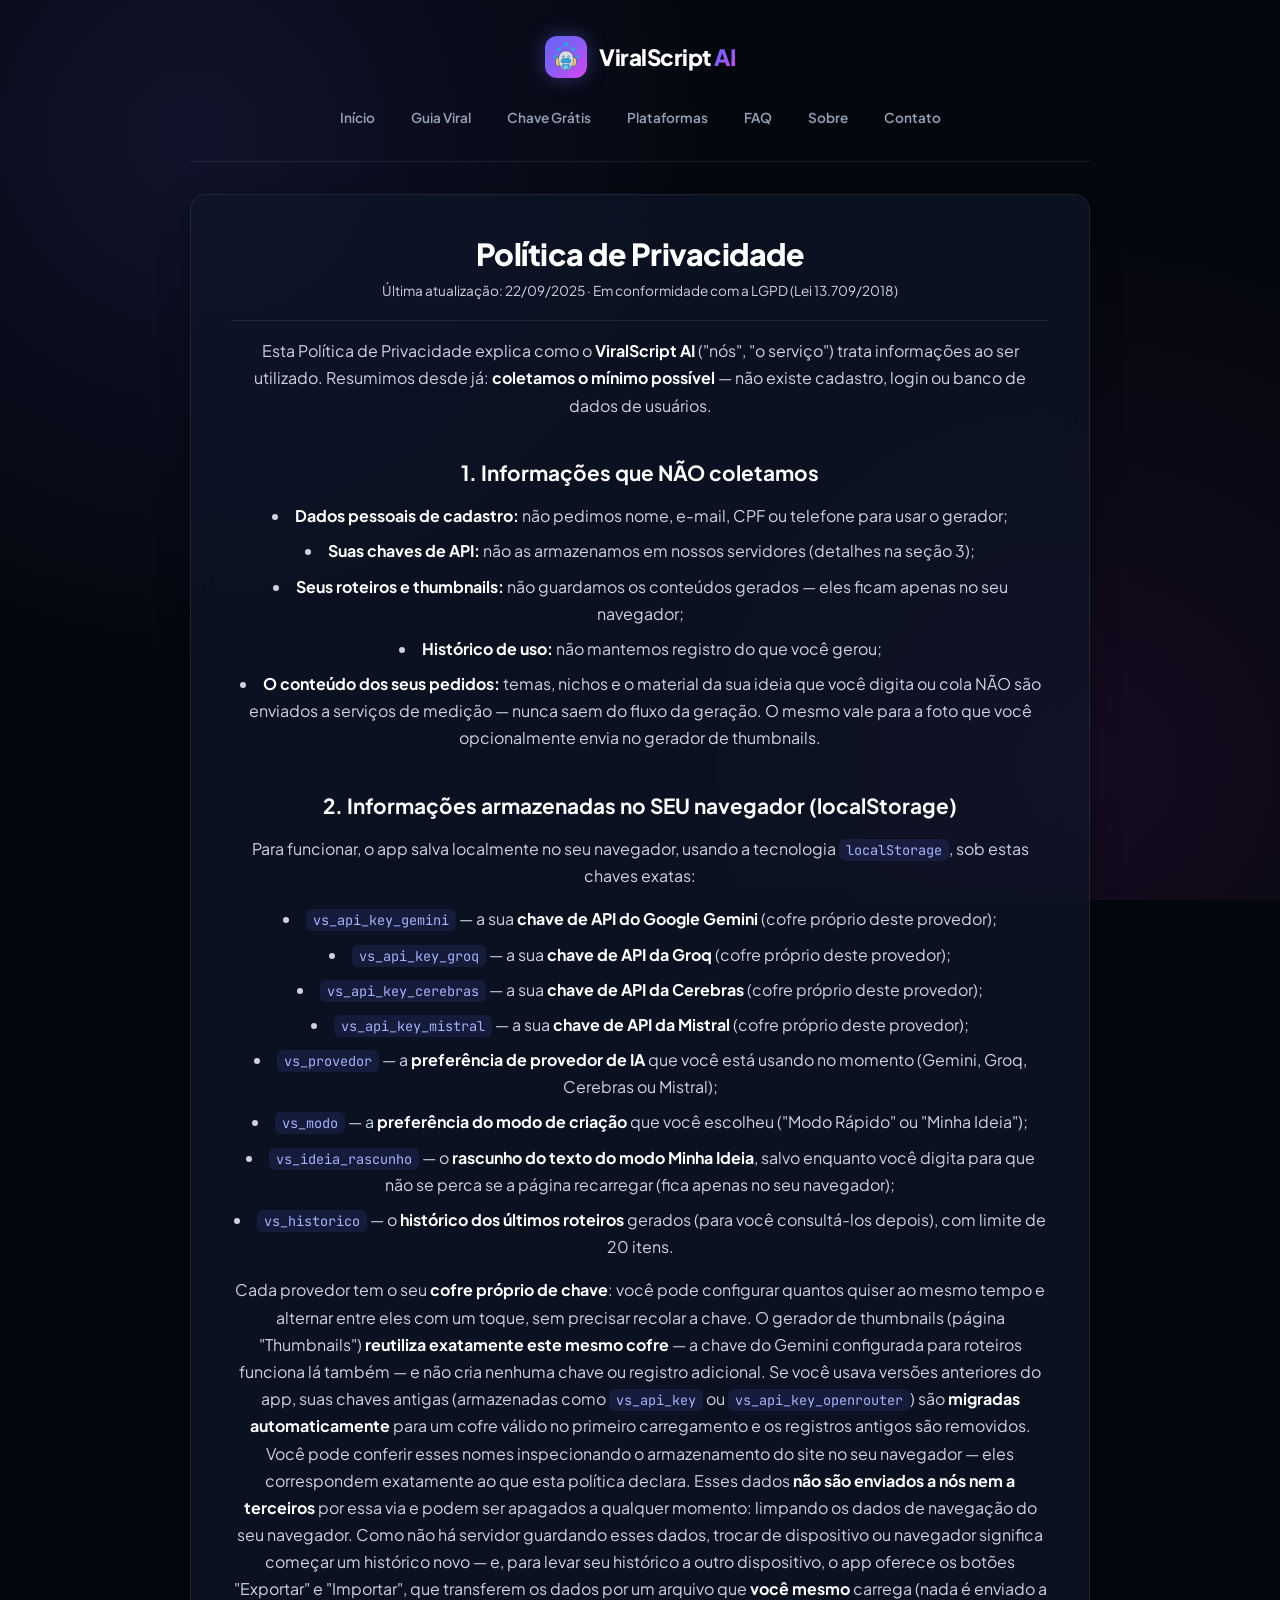
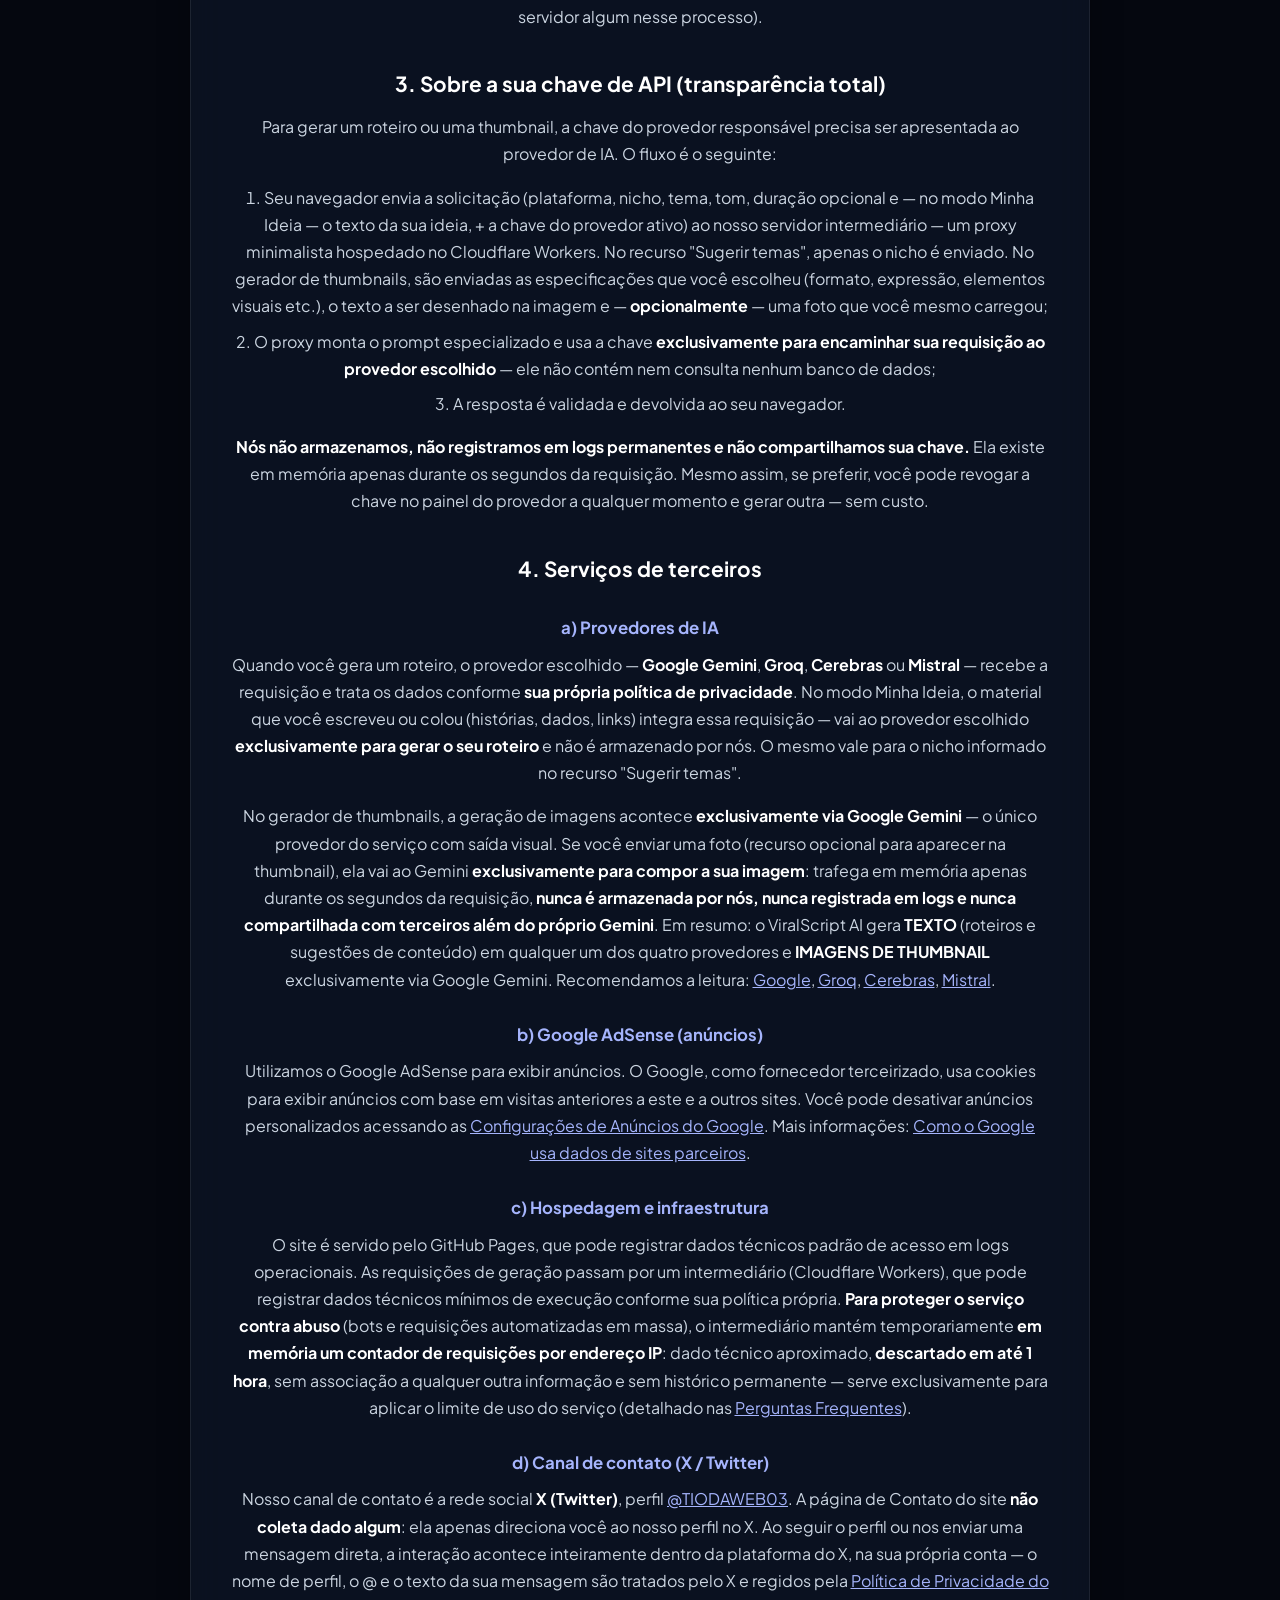
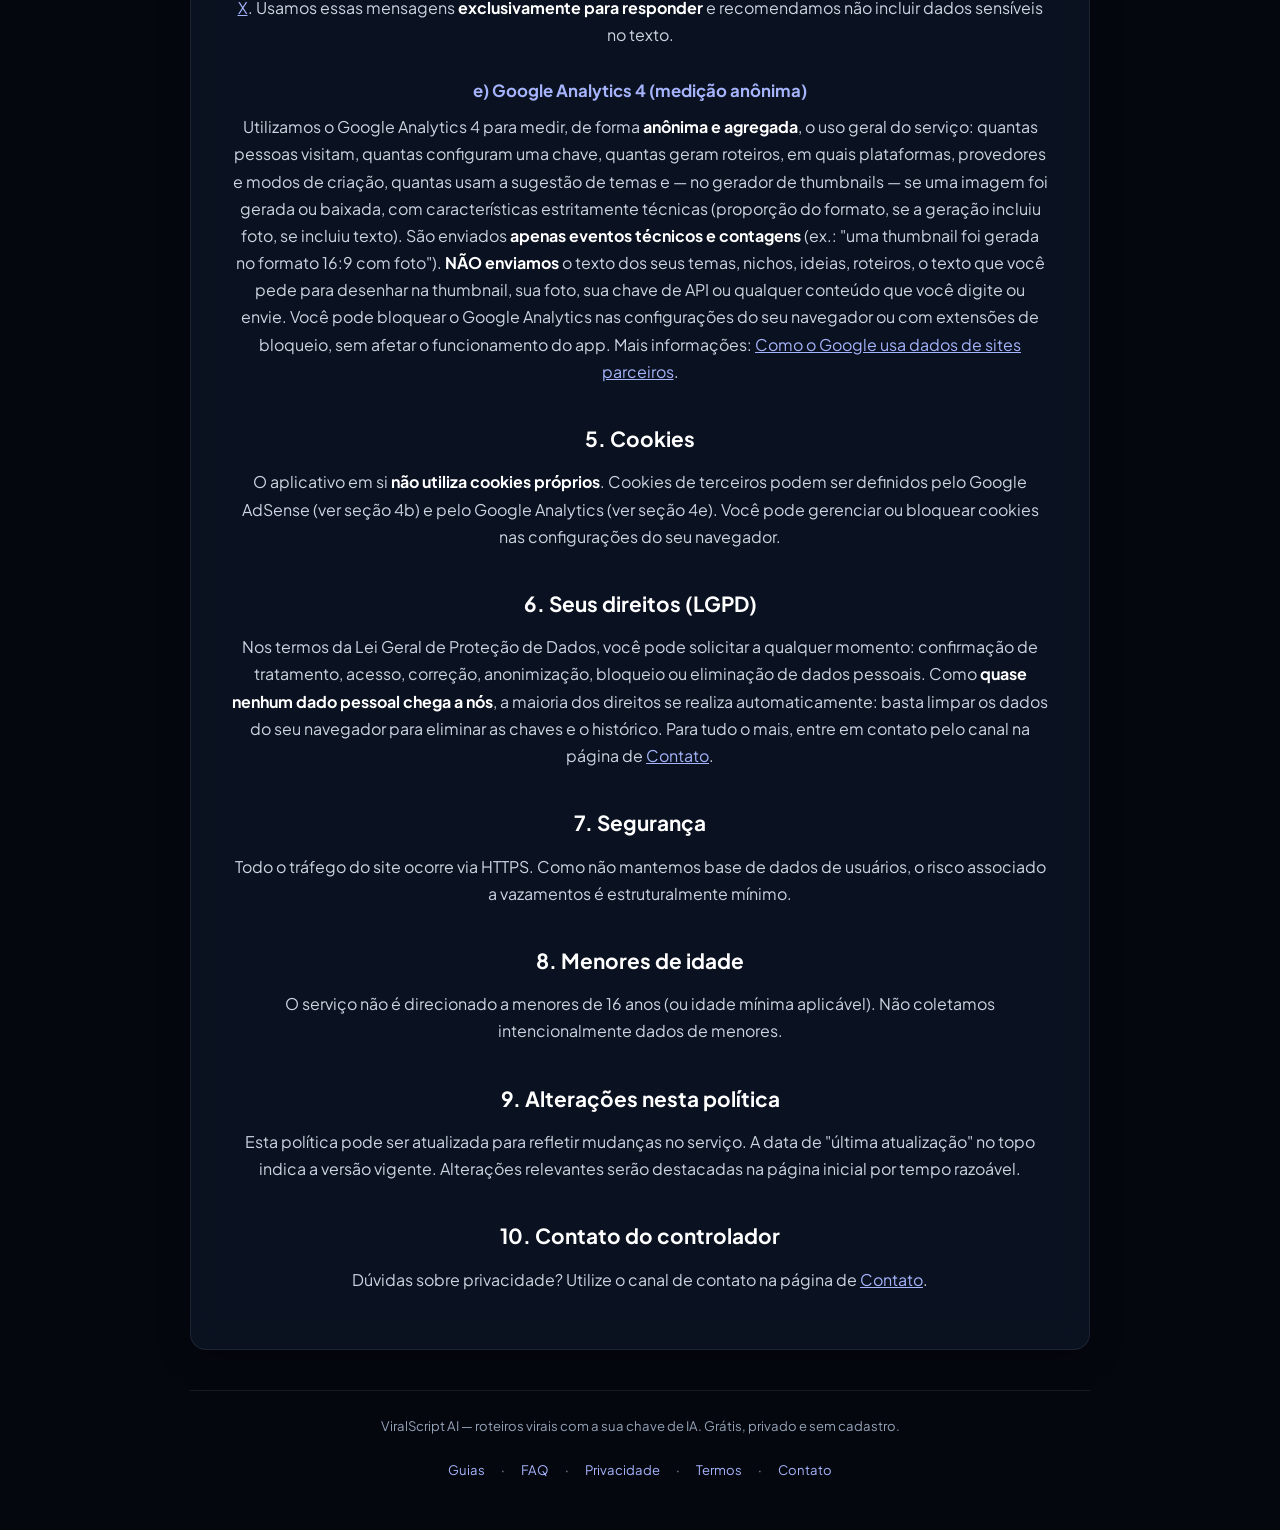
<file: politica-privacidade.html>
<!DOCTYPE html>
<html lang="pt-BR">
<head>
  <meta charset="UTF-8">
  <!-- viewport-fit=cover: necessário para o env(safe-area-inset) do rodapé -->
  <meta name="viewport" content="width=device-width, initial-scale=1.0, viewport-fit=cover">
  <title>Política de Privacidade | ViralScript AI</title>
  <meta name="description" content="Política de Privacidade do ViralScript AI: como tratamos (e não tratamos) seus dados, chaves de API, fotos de thumbnail e cookies.">
  <link rel="preconnect" href="https://fonts.googleapis.com">
  <link rel="preconnect" href="https://fonts.gstatic.com" crossorigin>
  <!-- JetBrains Mono: carregada aqui porque os <code> das chaves de
       localStorage são estilizados com ela no estilo.css -->
  <link href="https://fonts.googleapis.com/css2?family=Plus+Jakarta+Sans:wght@400;500;600;700;800&family=JetBrains+Mono:wght@400;500&display=swap" rel="stylesheet">
  <link rel="stylesheet" href="/estilo.css">

  <!-- v8.7 — Google AdSense: script oficial no <head> de TODAS as páginas
       (exigência do Google para verificação de propriedade do site).
       Página legal: recebe o script, sem slot de anúncio. -->
  <script async src="https://pagead2.googlesyndication.com/pagead/js/adsbygoogle.js?client=ca-pub-2359494647300339"
       crossorigin="anonymous"></script>

  <!-- Dados estruturados BreadcrumbList: informa a hierarquia da página ao Google -->
  <script type="application/ld+json">
  {
    "@context": "https://schema.org",
    "@type": "BreadcrumbList",
    "itemListElement": [
      { "@type": "ListItem", "position": 1, "name": "Início", "item": "https://viralscript-ia.com/" },
      { "@type": "ListItem", "position": 2, "name": "Privacidade", "item": "https://viralscript-ia.com/politica-privacidade.html" }
    ]
  }
  </script>
</head>
<body>
  <div class="container">

    <header>
      <a class="brand" href="/">
        <div class="brand-icon" aria-hidden="true">
          <img src="/robot.svg" alt="" width="32" height="32">
        </div>
        <h1>ViralScript <span>AI</span></h1>
      </a>
      <nav class="nav-topo">
        <a href="/">Início</a>
        <a href="/guia-roteiros-virais.html">Guia Viral</a>
        <a href="/guia-chave-api-gratis.html">Chave Grátis</a>
        <a href="/guia-plataformas.html">Plataformas</a>
        <a href="/faq.html">FAQ</a>
        <a href="/sobre.html">Sobre</a>
        <a href="/contato.html">Contato</a>
      </nav>
    </header>

    <article class="artigo">
      <h1>Política de Privacidade</h1>
      <p class="meta">Última atualização: 22/09/2025 · Em conformidade com a LGPD (Lei 13.709/2018)</p>

      <p>Esta Política de Privacidade explica como o <strong>ViralScript AI</strong> ("nós", "o serviço") trata informações ao ser utilizado. Resumimos desde já: <strong>coletamos o mínimo possível</strong> — não existe cadastro, login ou banco de dados de usuários.</p>

      <h2>1. Informações que NÃO coletamos</h2>
      <ul>
        <li><strong>Dados pessoais de cadastro:</strong> não pedimos nome, e-mail, CPF ou telefone para usar o gerador;</li>
        <li><strong>Suas chaves de API:</strong> não as armazenamos em nossos servidores (detalhes na seção 3);</li>
        <li><strong>Seus roteiros e thumbnails:</strong> não guardamos os conteúdos gerados — eles ficam apenas no seu navegador;</li>
        <li><strong>Histórico de uso:</strong> não mantemos registro do que você gerou;</li>
        <li><strong>O conteúdo dos seus pedidos:</strong> temas, nichos e o material da sua ideia que você digita ou cola NÃO são enviados a serviços de medição — nunca saem do fluxo da geração. O mesmo vale para a foto que você opcionalmente envia no gerador de thumbnails.</li>
      </ul>

      <h2>2. Informações armazenadas no SEU navegador (localStorage)</h2>
      <p>Para funcionar, o app salva localmente no seu navegador, usando a tecnologia <code>localStorage</code>, sob estas chaves exatas:</p>
      <ul>
        <li><code>vs_api_key_gemini</code> — a sua <strong>chave de API do Google Gemini</strong> (cofre próprio deste provedor);</li>
        <li><code>vs_api_key_groq</code> — a sua <strong>chave de API da Groq</strong> (cofre próprio deste provedor);</li>
        <li><code>vs_api_key_cerebras</code> — a sua <strong>chave de API da Cerebras</strong> (cofre próprio deste provedor);</li>
        <li><code>vs_api_key_mistral</code> — a sua <strong>chave de API da Mistral</strong> (cofre próprio deste provedor);</li>
        <li><code>vs_provedor</code> — a <strong>preferência de provedor de IA</strong> que você está usando no momento (Gemini, Groq, Cerebras ou Mistral);</li>
        <li><code>vs_modo</code> — a <strong>preferência do modo de criação</strong> que você escolheu ("Modo Rápido" ou "Minha Ideia");</li>
        <li><code>vs_ideia_rascunho</code> — o <strong>rascunho do texto do modo Minha Ideia</strong>, salvo enquanto você digita para que não se perca se a página recarregar (fica apenas no seu navegador);</li>
        <li><code>vs_historico</code> — o <strong>histórico dos últimos roteiros</strong> gerados (para você consultá-los depois), com limite de 20 itens.</li>
      </ul>
      <p>Cada provedor tem o seu <strong>cofre próprio de chave</strong>: você pode configurar quantos quiser ao mesmo tempo e alternar entre eles com um toque, sem precisar recolar a chave. O gerador de thumbnails (página "Thumbnails") <strong>reutiliza exatamente este mesmo cofre</strong> — a chave do Gemini configurada para roteiros funciona lá também — e não cria nenhuma chave ou registro adicional. Se você usava versões anteriores do app, suas chaves antigas (armazenadas como <code>vs_api_key</code> ou <code>vs_api_key_openrouter</code>) são <strong>migradas automaticamente</strong> para um cofre válido no primeiro carregamento e os registros antigos são removidos. Você pode conferir esses nomes inspecionando o armazenamento do site no seu navegador — eles correspondem exatamente ao que esta política declara. Esses dados <strong>não são enviados a nós nem a terceiros</strong> por essa via e podem ser apagados a qualquer momento: limpando os dados de navegação do seu navegador. Como não há servidor guardando esses dados, trocar de dispositivo ou navegador significa começar um histórico novo — e, para levar seu histórico a outro dispositivo, o app oferece os botões "Exportar" e "Importar", que transferem os dados por um arquivo que <strong>você mesmo</strong> carrega (nada é enviado a servidor algum nesse processo).</p>

      <h2>3. Sobre a sua chave de API (transparência total)</h2>
      <p>Para gerar um roteiro ou uma thumbnail, a chave do provedor responsável precisa ser apresentada ao provedor de IA. O fluxo é o seguinte:</p>
      <ol>
        <li>Seu navegador envia a solicitação (plataforma, nicho, tema, tom, duração opcional e — no modo Minha Ideia — o texto da sua ideia, + a chave do provedor ativo) ao nosso servidor intermediário — um proxy minimalista hospedado no Cloudflare Workers. No recurso "Sugerir temas", apenas o nicho é enviado. No gerador de thumbnails, são enviadas as especificações que você escolheu (formato, expressão, elementos visuais etc.), o texto a ser desenhado na imagem e — <strong>opcionalmente</strong> — uma foto que você mesmo carregou;</li>
        <li>O proxy monta o prompt especializado e usa a chave <strong>exclusivamente para encaminhar sua requisição ao provedor escolhido</strong> — ele não contém nem consulta nenhum banco de dados;</li>
        <li>A resposta é validada e devolvida ao seu navegador.</li>
      </ol>
      <p><strong>Nós não armazenamos, não registramos em logs permanentes e não compartilhamos sua chave.</strong> Ela existe em memória apenas durante os segundos da requisição. Mesmo assim, se preferir, você pode revogar a chave no painel do provedor a qualquer momento e gerar outra — sem custo.</p>

      <h2>4. Serviços de terceiros</h2>
      <h3>a) Provedores de IA</h3>
      <p>Quando você gera um roteiro, o provedor escolhido — <strong>Google Gemini</strong>, <strong>Groq</strong>, <strong>Cerebras</strong> ou <strong>Mistral</strong> — recebe a requisição e trata os dados conforme <strong>sua própria política de privacidade</strong>. No modo Minha Ideia, o material que você escreveu ou colou (histórias, dados, links) integra essa requisição — vai ao provedor escolhido <strong>exclusivamente para gerar o seu roteiro</strong> e não é armazenado por nós. O mesmo vale para o nicho informado no recurso "Sugerir temas".</p>
      <p>No gerador de thumbnails, a geração de imagens acontece <strong>exclusivamente via Google Gemini</strong> — o único provedor do serviço com saída visual. Se você enviar uma foto (recurso opcional para aparecer na thumbnail), ela vai ao Gemini <strong>exclusivamente para compor a sua imagem</strong>: trafega em memória apenas durante os segundos da requisição, <strong>nunca é armazenada por nós, nunca registrada em logs e nunca compartilhada com terceiros além do próprio Gemini</strong>. Em resumo: o ViralScript AI gera <strong>TEXTO</strong> (roteiros e sugestões de conteúdo) em qualquer um dos quatro provedores e <strong>IMAGENS DE THUMBNAIL</strong> exclusivamente via Google Gemini. Recomendamos a leitura: <a href="https://policies.google.com/privacy" target="_blank" rel="noopener noreferrer">Google</a>, <a href="https://groq.com/privacy-policy/" target="_blank" rel="noopener noreferrer">Groq</a>, <a href="https://www.cerebras.ai/privacy-policy" target="_blank" rel="noopener noreferrer">Cerebras</a>, <a href="https://legal.mistral.ai/terms/privacy-policy" target="_blank" rel="noopener noreferrer">Mistral</a>.</p>

      <h3>b) Google AdSense (anúncios)</h3>
      <p>Utilizamos o Google AdSense para exibir anúncios. O Google, como fornecedor terceirizado, usa cookies para exibir anúncios com base em visitas anteriores a este e a outros sites. Você pode desativar anúncios personalizados acessando as <a href="https://www.google.com/settings/ads" target="_blank" rel="noopener noreferrer">Configurações de Anúncios do Google</a>. Mais informações: <a href="https://policies.google.com/technologies/ads" target="_blank" rel="noopener noreferrer">Como o Google usa dados de sites parceiros</a>.</p>

      <h3>c) Hospedagem e infraestrutura</h3>
      <p>O site é servido pelo GitHub Pages, que pode registrar dados técnicos padrão de acesso em logs operacionais. As requisições de geração passam por um intermediário (Cloudflare Workers), que pode registrar dados técnicos mínimos de execução conforme sua política própria. <strong>Para proteger o serviço contra abuso</strong> (bots e requisições automatizadas em massa), o intermediário mantém temporariamente <strong>em memória um contador de requisições por endereço IP</strong>: dado técnico aproximado, <strong>descartado em até 1 hora</strong>, sem associação a qualquer outra informação e sem histórico permanente — serve exclusivamente para aplicar o limite de uso do serviço (detalhado nas <a href="/faq.html">Perguntas Frequentes</a>).</p>

      <h3>d) Canal de contato (X / Twitter)</h3>
      <p>Nosso canal de contato é a rede social <strong>X (Twitter)</strong>, perfil <a href="https://x.com/TIODAWEB03" target="_blank" rel="noopener noreferrer">@TIODAWEB03</a>. A página de Contato do site <strong>não coleta dado algum</strong>: ela apenas direciona você ao nosso perfil no X. Ao seguir o perfil ou nos enviar uma mensagem direta, a interação acontece inteiramente dentro da plataforma do X, na sua própria conta — o nome de perfil, o @ e o texto da sua mensagem são tratados pelo X e regidos pela <a href="https://x.com/privacy" target="_blank" rel="noopener noreferrer">Política de Privacidade do X</a>. Usamos essas mensagens <strong>exclusivamente para responder</strong> e recomendamos não incluir dados sensíveis no texto.</p>

      <h3>e) Google Analytics 4 (medição anônima)</h3>
      <p>Utilizamos o Google Analytics 4 para medir, de forma <strong>anônima e agregada</strong>, o uso geral do serviço: quantas pessoas visitam, quantas configuram uma chave, quantas geram roteiros, em quais plataformas, provedores e modos de criação, quantas usam a sugestão de temas e — no gerador de thumbnails — se uma imagem foi gerada ou baixada, com características estritamente técnicas (proporção do formato, se a geração incluiu foto, se incluiu texto). São enviados <strong>apenas eventos técnicos e contagens</strong> (ex.: "uma thumbnail foi gerada no formato 16:9 com foto"). <strong>NÃO enviamos</strong> o texto dos seus temas, nichos, ideias, roteiros, o texto que você pede para desenhar na thumbnail, sua foto, sua chave de API ou qualquer conteúdo que você digite ou envie. Você pode bloquear o Google Analytics nas configurações do seu navegador ou com extensões de bloqueio, sem afetar o funcionamento do app. Mais informações: <a href="https://policies.google.com/technologies/partner-sites" target="_blank" rel="noopener noreferrer">Como o Google usa dados de sites parceiros</a>.</p>

      <h2>5. Cookies</h2>
      <p>O aplicativo em si <strong>não utiliza cookies próprios</strong>. Cookies de terceiros podem ser definidos pelo Google AdSense (ver seção 4b) e pelo Google Analytics (ver seção 4e). Você pode gerenciar ou bloquear cookies nas configurações do seu navegador.</p>

      <h2>6. Seus direitos (LGPD)</h2>
      <p>Nos termos da Lei Geral de Proteção de Dados, você pode solicitar a qualquer momento: confirmação de tratamento, acesso, correção, anonimização, bloqueio ou eliminação de dados pessoais. Como <strong>quase nenhum dado pessoal chega a nós</strong>, a maioria dos direitos se realiza automaticamente: basta limpar os dados do seu navegador para eliminar as chaves e o histórico. Para tudo o mais, entre em contato pelo canal na página de <a href="/contato.html">Contato</a>.</p>

      <h2>7. Segurança</h2>
      <p>Todo o tráfego do site ocorre via HTTPS. Como não mantemos base de dados de usuários, o risco associado a vazamentos é estruturalmente mínimo.</p>

      <h2>8. Menores de idade</h2>
      <p>O serviço não é direcionado a menores de 16 anos (ou idade mínima aplicável). Não coletamos intencionalmente dados de menores.</p>

      <h2>9. Alterações nesta política</h2>
      <p>Esta política pode ser atualizada para refletir mudanças no serviço. A data de "última atualização" no topo indica a versão vigente. Alterações relevantes serão destacadas na página inicial por tempo razoável.</p>

      <h2>10. Contato do controlador</h2>
      <p>Dúvidas sobre privacidade? Utilize o canal de contato na página de <a href="/contato.html">Contato</a>.</p>
    </article>

    <footer>
      <p>ViralScript AI — roteiros virais com a sua chave de IA. Grátis, privado e sem cadastro.</p>
      <nav class="nav-rodape">
        <a href="/guia-roteiros-virais.html">Guias</a> ·
        <a href="/faq.html">FAQ</a> ·
        <a href="/politica-privacidade.html">Privacidade</a> ·
        <a href="/termos-uso.html">Termos</a> ·
        <a href="/contato.html">Contato</a>
      </nav>
    </footer>
  </div>
</body>
</html>
</file>
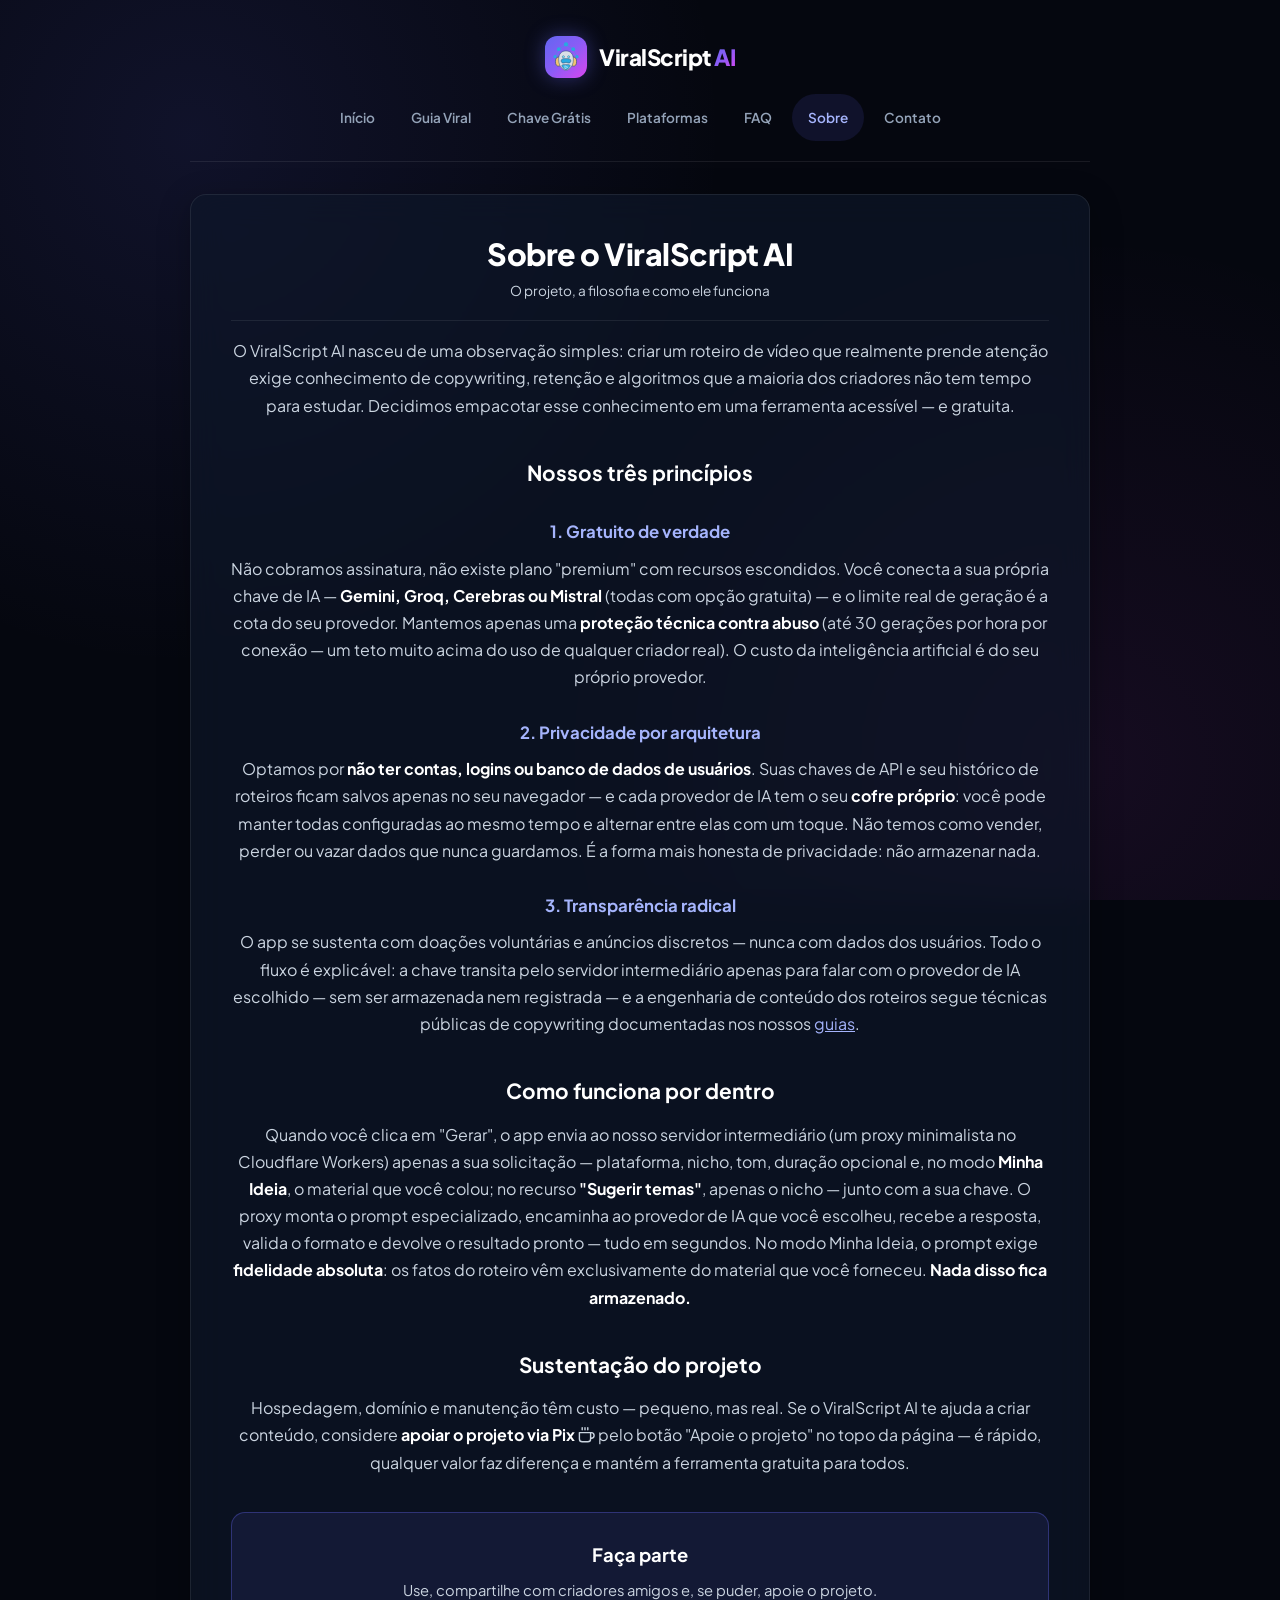
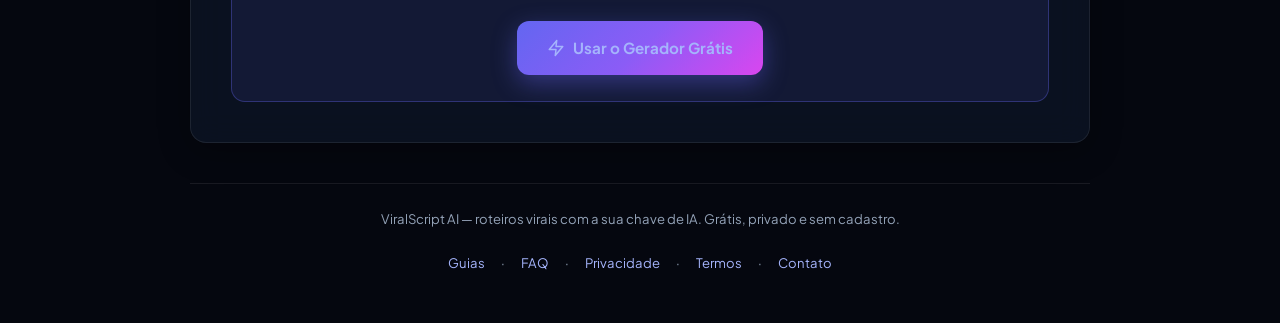
<file: sobre.html>
<!DOCTYPE html>
<html lang="pt-BR">
<head>
  <meta charset="UTF-8">
  <!-- viewport-fit=cover: necessário para o env(safe-area-inset) do rodapé -->
  <meta name="viewport" content="width=device-width, initial-scale=1.0, viewport-fit=cover">
  <title>Sobre o Projeto | ViralScript AI</title>
  <meta name="description" content="Conheça o ViralScript AI: um gerador de roteiros virais gratuito, privado e transparente que usa a sua própria chave de IA.">
  <link rel="preconnect" href="https://fonts.googleapis.com">
  <link rel="preconnect" href="https://fonts.gstatic.com" crossorigin>
  <link href="https://fonts.googleapis.com/css2?family=Plus+Jakarta+Sans:wght@400;500;600;700;800&display=swap" rel="stylesheet">
  <link rel="stylesheet" href="/estilo.css">

  <!-- v8.7 — Google AdSense: script oficial no <head> de TODAS as páginas
       (exigência do Google para verificação de propriedade do site).
       Página institucional: recebe o script, sem slot de anúncio. -->
  <script async src="https://pagead2.googlesyndication.com/pagead/js/adsbygoogle.js?client=ca-pub-2359494647300339"
       crossorigin="anonymous"></script>

  <!-- Dados estruturados BreadcrumbList: informa a hierarquia da página ao Google -->
  <script type="application/ld+json">
  {
    "@context": "https://schema.org",
    "@type": "BreadcrumbList",
    "itemListElement": [
      { "@type": "ListItem", "position": 1, "name": "Início", "item": "https://viralscript-ia.com/" },
      { "@type": "ListItem", "position": 2, "name": "Sobre", "item": "https://viralscript-ia.com/sobre.html" }
    ]
  }
  </script>
</head>
<body>
  <div class="container">

    <header>
      <a class="brand" href="/">
        <div class="brand-icon" aria-hidden="true">
          <img src="/robot.svg" alt="" width="32" height="32">
        </div>
        <h1>ViralScript <span>AI</span></h1>
      </a>
      <nav class="nav-topo">
        <a href="/">Início</a>
        <a href="/guia-roteiros-virais.html">Guia Viral</a>
        <a href="/guia-chave-api-gratis.html">Chave Grátis</a>
        <a href="/guia-plataformas.html">Plataformas</a>
        <a href="/faq.html">FAQ</a>
        <a class="ativo" href="/sobre.html">Sobre</a>
        <a href="/contato.html">Contato</a>
      </nav>
    </header>

    <article class="artigo">
      <h1>Sobre o ViralScript AI</h1>
      <p class="meta">O projeto, a filosofia e como ele funciona</p>

      <p>O ViralScript AI nasceu de uma observação simples: criar um roteiro de vídeo que realmente prende atenção exige conhecimento de copywriting, retenção e algoritmos que a maioria dos criadores não tem tempo para estudar. Decidimos empacotar esse conhecimento em uma ferramenta acessível — e gratuita.</p>

      <h2>Nossos três princípios</h2>

      <h3>1. Gratuito de verdade</h3>
      <p>Não cobramos assinatura, não existe plano "premium" com recursos escondidos. Você conecta a sua própria chave de IA — <strong>Gemini, Groq, Cerebras ou Mistral</strong> (todas com opção gratuita) — e o limite real de geração é a cota do seu provedor. Mantemos apenas uma <strong>proteção técnica contra abuso</strong> (até 30 gerações por hora por conexão — um teto muito acima do uso de qualquer criador real). O custo da inteligência artificial é do seu próprio provedor.</p>

      <h3>2. Privacidade por arquitetura</h3>
      <p>Optamos por <strong>não ter contas, logins ou banco de dados de usuários</strong>. Suas chaves de API e seu histórico de roteiros ficam salvos apenas no seu navegador — e cada provedor de IA tem o seu <strong>cofre próprio</strong>: você pode manter todas configuradas ao mesmo tempo e alternar entre elas com um toque. Não temos como vender, perder ou vazar dados que nunca guardamos. É a forma mais honesta de privacidade: não armazenar nada.</p>

      <h3>3. Transparência radical</h3>
      <p>O app se sustenta com doações voluntárias e anúncios discretos — nunca com dados dos usuários. Todo o fluxo é explicável: a chave transita pelo servidor intermediário apenas para falar com o provedor de IA escolhido — sem ser armazenada nem registrada — e a engenharia de conteúdo dos roteiros segue técnicas públicas de copywriting documentadas nos nossos <a href="/guia-roteiros-virais.html">guias</a>.</p>

      <h2>Como funciona por dentro</h2>
      <p>Quando você clica em "Gerar", o app envia ao nosso servidor intermediário (um proxy minimalista no Cloudflare Workers) apenas a sua solicitação — plataforma, nicho, tom, duração opcional e, no modo <strong>Minha Ideia</strong>, o material que você colou; no recurso <strong>"Sugerir temas"</strong>, apenas o nicho — junto com a sua chave. O proxy monta o prompt especializado, encaminha ao provedor de IA que você escolheu, recebe a resposta, valida o formato e devolve o resultado pronto — tudo em segundos. No modo Minha Ideia, o prompt exige <strong>fidelidade absoluta</strong>: os fatos do roteiro vêm exclusivamente do material que você forneceu. <strong>Nada disso fica armazenado.</strong></p>

      <h2>Sustentação do projeto</h2>
      <p>Hospedagem, domínio e manutenção têm custo — pequeno, mas real. Se o ViralScript AI te ajuda a criar conteúdo, considere <strong>apoiar o projeto via Pix</strong> <svg class="ico-texto" viewBox="0 0 24 24" fill="none" stroke="currentColor" stroke-width="2" stroke-linecap="round" stroke-linejoin="round" aria-hidden="true"><path d="M18 8h1a4 4 0 0 1 0 8h-1"></path><path d="M2 8h16v9a4 4 0 0 1-4 4H6a4 4 0 0 1-4-4V8z"></path><line x1="6" y1="1" x2="6" y2="4"></line><line x1="10" y1="1" x2="10" y2="4"></line><line x1="14" y1="1" x2="14" y2="4"></line></svg> pelo botão "Apoie o projeto" no topo da página — é rápido, qualquer valor faz diferença e mantém a ferramenta gratuita para todos.</p>

      <div class="cta-caixa">
        <h3>Faça parte</h3>
        <p>Use, compartilhe com criadores amigos e, se puder, apoie o projeto.</p>
        <a class="btn-cta" href="/">
          <svg viewBox="0 0 24 24" fill="none" stroke="currentColor" stroke-width="2" stroke-linecap="round" stroke-linejoin="round" aria-hidden="true"><polygon points="13 2 3 14 12 14 11 22 21 10 12 10 13 2"></polygon></svg>
          Usar o Gerador Grátis
        </a>
      </div>
    </article>

    <footer>
      <p>ViralScript AI — roteiros virais com a sua chave de IA. Grátis, privado e sem cadastro.</p>
      <nav class="nav-rodape">
        <a href="/guia-roteiros-virais.html">Guias</a> ·
        <a href="/faq.html">FAQ</a> ·
        <a href="/politica-privacidade.html">Privacidade</a> ·
        <a href="/termos-uso.html">Termos</a> ·
        <a href="/contato.html">Contato</a>
      </nav>
    </footer>
  </div>
</body>
</html>
</file>
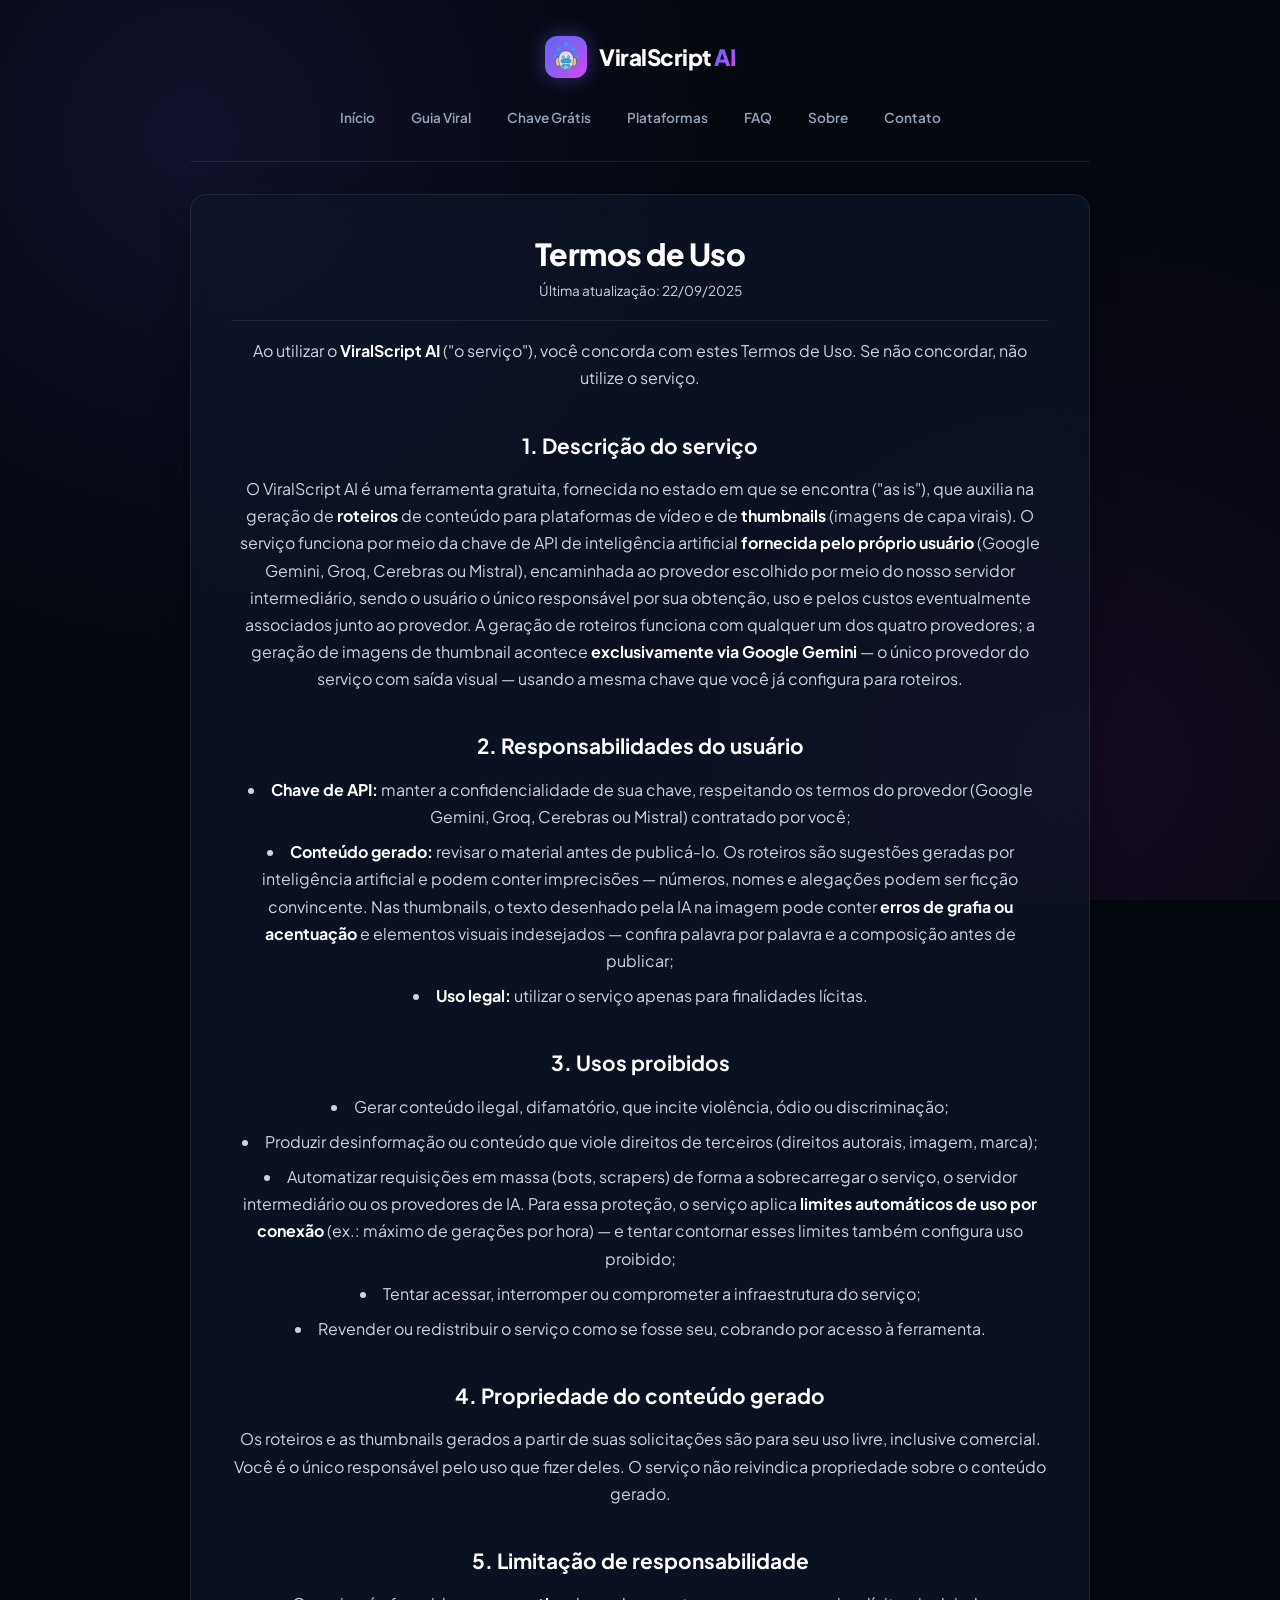
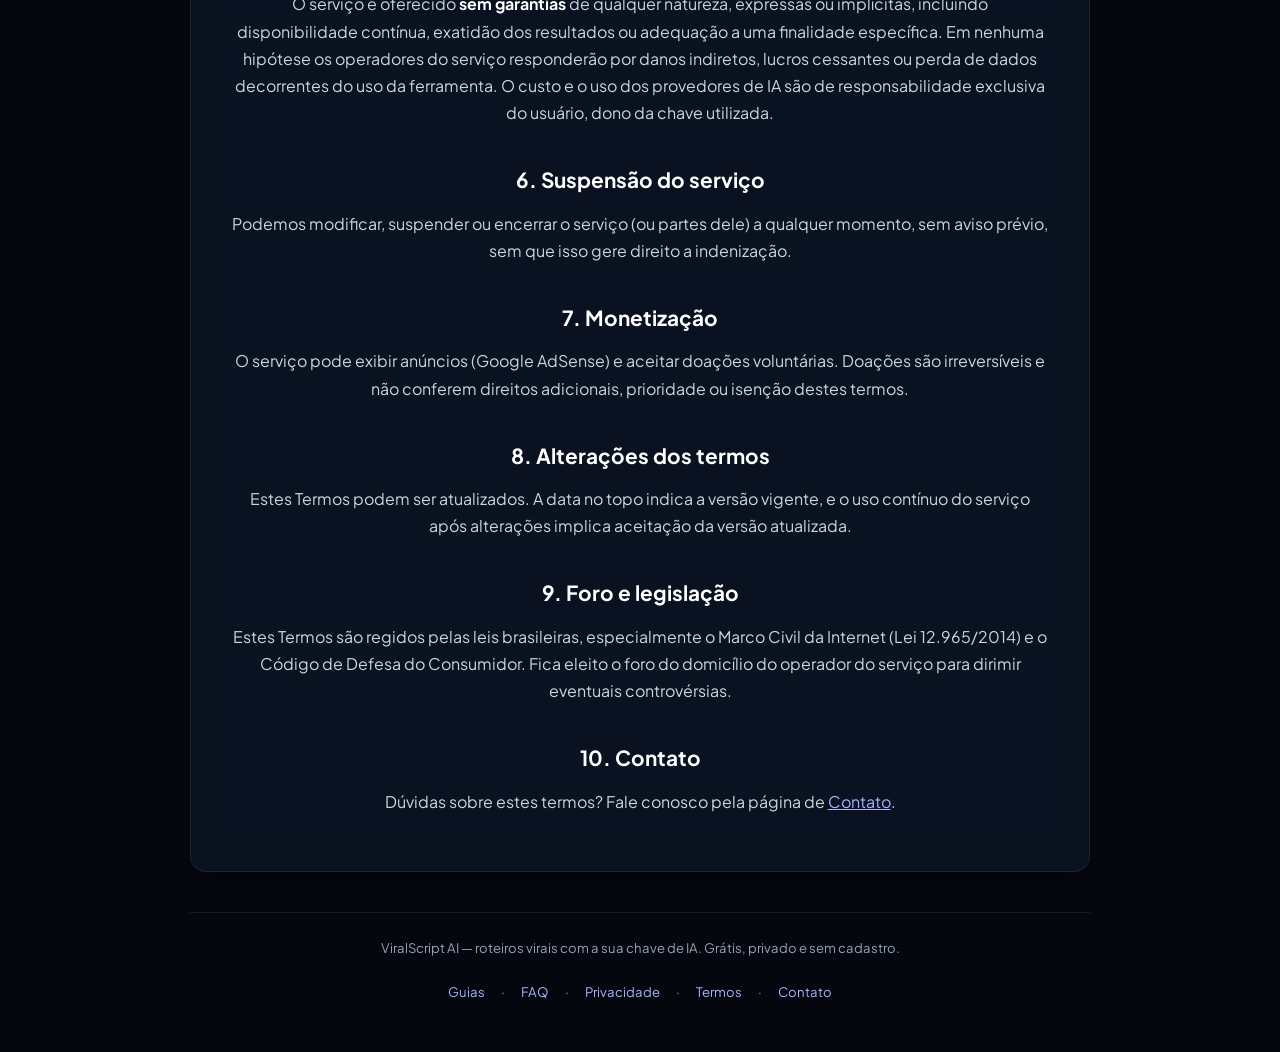
<file: termos-uso.html>
<!DOCTYPE html>
<html lang="pt-BR">
<head>
  <meta charset="UTF-8">
  <!-- viewport-fit=cover: necessário para o env(safe-area-inset) do rodapé -->
  <meta name="viewport" content="width=device-width, initial-scale=1.0, viewport-fit=cover">
  <title>Termos de Uso | ViralScript AI</title>
  <meta name="description" content="Termos de Uso do ViralScript AI: condições de utilização do gerador gratuito de roteiros e thumbnails.">
  <link rel="preconnect" href="https://fonts.googleapis.com">
  <link rel="preconnect" href="https://fonts.gstatic.com" crossorigin>
  <link href="https://fonts.googleapis.com/css2?family=Plus+Jakarta+Sans:wght@400;500;600;700;800&display=swap" rel="stylesheet">
  <link rel="stylesheet" href="/estilo.css">

  <!-- v8.7 — Google AdSense: script oficial no <head> de TODAS as páginas
       (exigência do Google para verificação de propriedade do site).
       Página legal: recebe o script, sem slot de anúncio. -->
  <script async src="https://pagead2.googlesyndication.com/pagead/js/adsbygoogle.js?client=ca-pub-2359494647300339"
       crossorigin="anonymous"></script>

  <!-- Dados estruturados BreadcrumbList: informa a hierarquia da página ao Google -->
  <script type="application/ld+json">
  {
    "@context": "https://schema.org",
    "@type": "BreadcrumbList",
    "itemListElement": [
      { "@type": "ListItem", "position": 1, "name": "Início", "item": "https://viralscript-ia.com/" },
      { "@type": "ListItem", "position": 2, "name": "Termos de Uso", "item": "https://viralscript-ia.com/termos-uso.html" }
    ]
  }
  </script>
</head>
<body>
  <div class="container">

    <header>
      <a class="brand" href="/">
        <div class="brand-icon" aria-hidden="true">
          <img src="/robot.svg" alt="" width="32" height="32">
        </div>
        <h1>ViralScript <span>AI</span></h1>
      </a>
      <nav class="nav-topo">
        <a href="/">Início</a>
        <a href="/guia-roteiros-virais.html">Guia Viral</a>
        <a href="/guia-chave-api-gratis.html">Chave Grátis</a>
        <a href="/guia-plataformas.html">Plataformas</a>
        <a href="/faq.html">FAQ</a>
        <a href="/sobre.html">Sobre</a>
        <a href="/contato.html">Contato</a>
      </nav>
    </header>

    <article class="artigo">
      <h1>Termos de Uso</h1>
      <p class="meta">Última atualização: 22/09/2025</p>

      <p>Ao utilizar o <strong>ViralScript AI</strong> ("o serviço"), você concorda com estes Termos de Uso. Se não concordar, não utilize o serviço.</p>

      <h2>1. Descrição do serviço</h2>
      <p>O ViralScript AI é uma ferramenta gratuita, fornecida no estado em que se encontra ("as is"), que auxilia na geração de <strong>roteiros</strong> de conteúdo para plataformas de vídeo e de <strong>thumbnails</strong> (imagens de capa virais). O serviço funciona por meio da chave de API de inteligência artificial <strong>fornecida pelo próprio usuário</strong> (Google Gemini, Groq, Cerebras ou Mistral), encaminhada ao provedor escolhido por meio do nosso servidor intermediário, sendo o usuário o único responsável por sua obtenção, uso e pelos custos eventualmente associados junto ao provedor. A geração de roteiros funciona com qualquer um dos quatro provedores; a geração de imagens de thumbnail acontece <strong>exclusivamente via Google Gemini</strong> — o único provedor do serviço com saída visual — usando a mesma chave que você já configura para roteiros.</p>

      <h2>2. Responsabilidades do usuário</h2>
      <ul>
        <li><strong>Chave de API:</strong> manter a confidencialidade de sua chave, respeitando os termos do provedor (Google Gemini, Groq, Cerebras ou Mistral) contratado por você;</li>
        <li><strong>Conteúdo gerado:</strong> revisar o material antes de publicá-lo. Os roteiros são sugestões geradas por inteligência artificial e podem conter imprecisões — números, nomes e alegações podem ser ficção convincente. Nas thumbnails, o texto desenhado pela IA na imagem pode conter <strong>erros de grafia ou acentuação</strong> e elementos visuais indesejados — confira palavra por palavra e a composição antes de publicar;</li>
        <li><strong>Uso legal:</strong> utilizar o serviço apenas para finalidades lícitas.</li>
      </ul>

      <h2>3. Usos proibidos</h2>
      <ul>
        <li>Gerar conteúdo ilegal, difamatório, que incite violência, ódio ou discriminação;</li>
        <li>Produzir desinformação ou conteúdo que viole direitos de terceiros (direitos autorais, imagem, marca);</li>
        <li>Automatizar requisições em massa (bots, scrapers) de forma a sobrecarregar o serviço, o servidor intermediário ou os provedores de IA. Para essa proteção, o serviço aplica <strong>limites automáticos de uso por conexão</strong> (ex.: máximo de gerações por hora) — e tentar contornar esses limites também configura uso proibido;</li>
        <li>Tentar acessar, interromper ou comprometer a infraestrutura do serviço;</li>
        <li>Revender ou redistribuir o serviço como se fosse seu, cobrando por acesso à ferramenta.</li>
      </ul>

      <h2>4. Propriedade do conteúdo gerado</h2>
      <p>Os roteiros e as thumbnails gerados a partir de suas solicitações são para seu uso livre, inclusive comercial. Você é o único responsável pelo uso que fizer deles. O serviço não reivindica propriedade sobre o conteúdo gerado.</p>

      <h2>5. Limitação de responsabilidade</h2>
      <p>O serviço é oferecido <strong>sem garantias</strong> de qualquer natureza, expressas ou implícitas, incluindo disponibilidade contínua, exatidão dos resultados ou adequação a uma finalidade específica. Em nenhuma hipótese os operadores do serviço responderão por danos indiretos, lucros cessantes ou perda de dados decorrentes do uso da ferramenta. O custo e o uso dos provedores de IA são de responsabilidade exclusiva do usuário, dono da chave utilizada.</p>

      <h2>6. Suspensão do serviço</h2>
      <p>Podemos modificar, suspender ou encerrar o serviço (ou partes dele) a qualquer momento, sem aviso prévio, sem que isso gere direito a indenização.</p>

      <h2>7. Monetização</h2>
      <p>O serviço pode exibir anúncios (Google AdSense) e aceitar doações voluntárias. Doações são irreversíveis e não conferem direitos adicionais, prioridade ou isenção destes termos.</p>

      <h2>8. Alterações dos termos</h2>
      <p>Estes Termos podem ser atualizados. A data no topo indica a versão vigente, e o uso contínuo do serviço após alterações implica aceitação da versão atualizada.</p>

      <h2>9. Foro e legislação</h2>
      <p>Estes Termos são regidos pelas leis brasileiras, especialmente o Marco Civil da Internet (Lei 12.965/2014) e o Código de Defesa do Consumidor. Fica eleito o foro do domicílio do operador do serviço para dirimir eventuais controvérsias.</p>

      <h2>10. Contato</h2>
      <p>Dúvidas sobre estes termos? Fale conosco pela página de <a href="/contato.html">Contato</a>.</p>
    </article>

    <footer>
      <p>ViralScript AI — roteiros virais com a sua chave de IA. Grátis, privado e sem cadastro.</p>
      <nav class="nav-rodape">
        <a href="/guia-roteiros-virais.html">Guias</a> ·
        <a href="/faq.html">FAQ</a> ·
        <a href="/politica-privacidade.html">Privacidade</a> ·
        <a href="/termos-uso.html">Termos</a> ·
        <a href="/contato.html">Contato</a>
      </nav>
    </footer>
  </div>
</body>
</html>
</file>
<file: estilo.css>
/* ============================================================
   ViralScript AI — Estilo compartilhado das páginas de conteúdo
   v4.4: SLOTS DE ANÚNCIO (AdSense) — wrapper .ads-slot neutro
   para as páginas de conteúdo: sem borda, sem fundo e SEM altura
   reservada. Enquanto o bloco não preenche (pré-aprovação ou
   fallback), o espaço colapsa e a página fica idêntica a antes.
   v4.3: ESTÉTICA CENTRALIZADA — todo o texto das páginas de
   conteúdo alinhado ao centro (títulos com text-wrap:balance
   para quebras equilibradas; listas com marcador inline para
   centralizar de verdade; FAQ com "+" fixo à direita; header
   sempre em coluna centrada, também no desktop).
   v4.2: AUTO-FIT global preservado — html/body travados em
   max-width:100% + overflow-x:clip + overflow-wrap:anywhere
   (a página NUNCA transborda lateral) + 100dvh + safe-area
   + alvos de toque ≥44px + reduced-motion.
   ============================================================ */

html, body {
  max-width: 100%;
  overflow-x: clip;
}

:root {
  --bg: #05070f;
  --card-bg: rgba(15, 23, 42, 0.65);
  --card-border: rgba(255, 255, 255, 0.08);
  --input-bg: rgba(10, 15, 29, 0.8);
  --text-main: #f8fafc;
  --text-muted: #94a3b8;
  --accent-gradient: linear-gradient(135deg, #6366f1 0%, #8b5cf6 50%, #d946ef 100%);
  --accent: #6366f1;
  --accent-glow: rgba(99, 102, 241, 0.4);
  --success: #10b981;
}

* {
  box-sizing: border-box;
  -webkit-tap-highlight-color: transparent;
  min-width: 0;
}

body {
  font-family: 'Plus Jakarta Sans', system-ui, -apple-system, sans-serif;
  background: var(--bg);
  background-image:
    radial-gradient(circle at 15% 15%, rgba(99, 102, 241, 0.12) 0%, transparent 40%),
    radial-gradient(circle at 85% 85%, rgba(217, 70, 239, 0.08) 0%, transparent 40%);
  background-attachment: fixed;
  color: var(--text-main);
  margin: 0;
  padding: 36px 20px;
  line-height: 1.7;
  min-height: 100vh;
  min-height: 100dvh;
  overflow-wrap: anywhere;
}

.container { max-width: 900px; margin: 0 auto; width: 100%; }

/* v4.3 — header SEMPRE em coluna centrada (desktop e mobile) */
header {
  display: flex;
  flex-direction: column;
  align-items: center;
  justify-content: center;
  text-align: center;
  gap: 16px;
  margin-bottom: 32px;
  padding-bottom: 20px;
  border-bottom: 1px solid var(--card-border);
}

.brand { display: flex; align-items: center; gap: 12px; text-decoration: none; justify-content: center; }

.brand-icon {
  width: 42px; height: 42px;
  background: var(--accent-gradient);
  border-radius: 12px;
  display: flex; align-items: center; justify-content: center;
  box-shadow: 0 0 20px var(--accent-glow);
  flex-shrink: 0;
}

.brand-icon svg { width: 22px; height: 22px; color: #ffffff; display: block; }
.brand-icon img { width: 32px; height: 32px; display: block; }

.brand h1 {
  margin: 0; font-size: 1.4rem; font-weight: 800;
  letter-spacing: -0.5px; color: #ffffff;
  text-wrap: balance;
}

.brand h1 span {
  background: var(--accent-gradient);
  -webkit-background-clip: text;
  background-clip: text;
  -webkit-text-fill-color: transparent;
}

.nav-topo { display: flex; gap: 4px; flex-wrap: wrap; justify-content: center; }

.nav-topo a {
  color: var(--text-muted);
  text-decoration: none;
  font-size: 0.85rem;
  font-weight: 600;
  padding: 12px 16px;
  border-radius: 30px;
  transition: all 0.2s ease;
  text-align: center;
}

.nav-topo a:hover { color: #ffffff; background: rgba(99, 102, 241, 0.15); }
.nav-topo a.ativo { color: #a5b4fc; background: rgba(99, 102, 241, 0.12); }

/* v4.3 — ARTIGO 100% CENTRALIZADO (títulos, parágrafos, listas,
   tabelas, avisos, FAQ e passos herdam o eixo central) */
.artigo {
  background: var(--card-bg);
  backdrop-filter: blur(16px);
  -webkit-backdrop-filter: blur(16px);
  padding: 40px;
  border-radius: 16px;
  border: 1px solid var(--card-border);
  box-shadow: 0 8px 32px rgba(0, 0, 0, 0.3);
  max-width: 100%;
  text-align: center;
}

.artigo h1 {
  margin: 0 0 6px 0;
  font-size: 1.9rem;
  font-weight: 800;
  letter-spacing: -0.5px;
  line-height: 1.25;
  color: #ffffff;
  text-wrap: balance;
}

.meta {
  color: var(--text-muted);
  font-size: 0.85rem;
  margin: 0 0 28px 0;
  padding-bottom: 18px;
  border-bottom: 1px solid var(--card-border);
  text-align: center;
}

.artigo h2 {
  font-size: 1.3rem;
  font-weight: 700;
  color: #ffffff;
  margin: 36px 0 12px 0;
  text-wrap: balance;
}

.artigo h3 {
  font-size: 1.05rem;
  font-weight: 700;
  color: #a5b4fc;
  margin: 28px 0 8px 0;
  text-wrap: balance;
}

.artigo p { color: #cbd5e1; margin: 0 0 16px 0; }

/* v4.3 — listas CENTRALIZADAS de verdade: marcador inline flui
   junto com o texto centrado em vez de ficar colado à esquerda */
.artigo ul, .artigo ol {
  color: #cbd5e1;
  margin: 0 0 16px 0;
  padding-left: 0;
  list-style-position: inside;
}
.artigo li { margin-bottom: 8px; }
.artigo strong { color: #ffffff; }

.artigo a { color: #a5b4fc; }
.artigo a:hover { color: #c7d2fe; }

.artigo code {
  font-family: 'JetBrains Mono', monospace;
  background: rgba(99, 102, 241, 0.12);
  color: #a5b4fc;
  padding: 2px 7px;
  border-radius: 6px;
  font-size: 0.85em;
}

.aviso-caixa {
  background: rgba(99, 102, 241, 0.08);
  border: 1px solid rgba(99, 102, 241, 0.3);
  border-left: 3px solid var(--accent);
  border-radius: 0 10px 10px 0;
  padding: 14px 18px;
  margin: 20px 0;
  font-size: 0.92rem;
  color: #cbd5e1;
  text-align: center;
}

.aviso-caixa.sucesso {
  background: rgba(16, 185, 129, 0.07);
  border-color: rgba(16, 185, 129, 0.3);
  border-left-color: var(--success);
}

/* TABELAS ROLÁVEIS */
.tabela-scroll {
  overflow-x: auto;
  -webkit-overflow-scrolling: touch;
  margin: 10px 0 24px 0;
  border: 1px solid var(--card-border);
  border-radius: 12px;
  background: rgba(5, 7, 15, 0.35);
  max-width: 100%;
}

.tabela-scroll.rolavel {
  -webkit-mask-image: linear-gradient(to right, #000 0%, #000 calc(100% - 18px), transparent 100%);
  mask-image: linear-gradient(to right, #000 0%, #000 calc(100% - 18px), transparent 100%);
}

.tabela-scroll .tabela-wiki { margin: 0; min-width: 560px; }

.tabela-scroll::-webkit-scrollbar { height: 8px; }
.tabela-scroll::-webkit-scrollbar-track { background: rgba(5, 7, 15, 0.6); }
.tabela-scroll::-webkit-scrollbar-thumb {
  background: rgba(99, 102, 241, 0.45);
  border-radius: 4px;
}
.tabela-scroll::-webkit-scrollbar-thumb:hover { background: var(--accent); }

.tabela-wiki {
  width: 100%;
  border-collapse: collapse;
  font-size: 0.9rem;
  margin: 0;
}

/* v4.3 — células CENTRALIZADAS */
.tabela-wiki th, .tabela-wiki td {
  padding: 12px 14px;
  text-align: center;
  border-bottom: 1px solid var(--card-border);
}

.tabela-wiki th {
  color: #a5b4fc;
  font-size: 0.78rem;
  text-transform: uppercase;
  letter-spacing: 0.5px;
}

.tabela-wiki tr:last-child td { border-bottom: none; }
.tabela-wiki td:first-child { font-weight: 600; color: #ffffff; }

/* v4.3 — dica de arraste CENTRALIZADA (antes: à direita) */
.dica-arraste {
  display: flex;
  align-items: center;
  justify-content: center;
  gap: 6px;
  font-size: 0.75rem;
  font-weight: 600;
  color: var(--text-muted);
  max-height: 40px;
  overflow: hidden;
  margin: 14px 0 0 0;
  text-align: center;
  transition: opacity 0.4s ease, visibility 0.4s ease, max-height 0.4s ease, margin-top 0.4s ease;
}

.dica-arraste svg { width: 15px; height: 15px; flex-shrink: 0; color: var(--accent); }

.dica-arraste.oculta {
  opacity: 0;
  visibility: hidden;
  max-height: 0;
  margin-top: 0;
}

/* v4.3 — passos numerados: texto CENTRADO, chip do número mantido
   à esquerda para preservar a estrutura visual */
.passos { counter-reset: passo; padding-left: 0; list-style: none; text-align: center; }
.passos li {
  counter-increment: passo;
  position: relative;
  padding-left: 46px;
  margin-bottom: 18px;
  text-align: center;
}
.passos li::before {
  content: counter(passo);
  position: absolute;
  left: 0; top: 0;
  width: 32px; height: 32px;
  background: var(--accent-gradient);
  border-radius: 10px;
  text-align: center;
  line-height: 32px;
  font-weight: 800;
  font-size: 0.9rem;
  color: #ffffff;
}

.passos li strong { display: block; margin-bottom: 4px; }

/* v4.3 — FAQ: pergunta CENTRADA com o "+" fixo à direita */
.faq-item {
  background: var(--input-bg);
  border: 1px solid var(--card-border);
  border-radius: 12px;
  margin-bottom: 12px;
  overflow: hidden;
}

.faq-item summary {
  cursor: pointer;
  padding: 16px 56px;
  font-weight: 700;
  font-size: 0.95rem;
  color: var(--text-main);
  list-style: none;
  display: block;
  text-align: center;
  position: relative;
}

.faq-item summary::-webkit-details-marker { display: none; }
.faq-item summary::after {
  content: '+';
  color: var(--accent);
  font-size: 1.4rem;
  font-weight: 400;
  position: absolute;
  right: 20px;
  top: 50%;
  transform: translateY(-50%);
  transition: transform 0.2s ease;
}

.faq-item[open] summary::after { transform: translateY(-50%) rotate(45deg); }
.faq-item[open] summary { color: #a5b4fc; }
.faq-item .faq-resposta { padding: 0 20px 18px 20px; color: #cbd5e1; font-size: 0.92rem; text-align: center; }
.faq-item .faq-resposta p:last-child { margin-bottom: 0; }

.cta-caixa {
  margin-top: 36px;
  text-align: center;
  background: rgba(99, 102, 241, 0.1);
  border: 1px solid rgba(99, 102, 241, 0.35);
  border-radius: 14px;
  padding: 26px;
}

.cta-caixa h3 { margin: 0 0 8px 0; color: #ffffff; font-size: 1.15rem; text-wrap: balance; }
.cta-caixa p { margin-bottom: 18px; font-size: 0.92rem; }

.btn-cta {
  background: var(--accent-gradient);
  color: #ffffff;
  text-decoration: none;
  border: none;
  font-family: inherit;
  font-size: 0.95rem;
  font-weight: 700;
  display: inline-flex;
  align-items: center;
  justify-content: center;
  gap: 8px;
  padding: 14px 30px;
  min-height: 44px;
  border-radius: 12px;
  box-shadow: 0 8px 24px var(--accent-glow);
  transition: transform 0.2s ease;
  cursor: pointer;
}

.btn-cta svg { width: 18px; height: 18px; flex-shrink: 0; }
.btn-cta:hover { transform: translateY(-2px); }
.btn-cta:active { transform: translateY(0); }
.btn-cta:disabled { opacity: 0.6; cursor: not-allowed; transform: none; }

.btn-cta.bloco { width: 100%; }

.btn-cta.secundario {
  background: rgba(99, 102, 241, 0.15);
  box-shadow: none;
  border: 1px solid rgba(99, 102, 241, 0.4);
}

.ico-texto { width: 1.05em; height: 1.05em; vertical-align: -0.15em; }

/* v4.3 — ícone da 404 CENTRALIZADO */
.ico-404 { width: 46px; height: 46px; color: var(--accent); display: block; margin: 0 auto 12px auto; }

/* v4.3 — formulários das páginas de conteúdo CENTRALIZADOS */
.form-campo { margin-bottom: 16px; text-align: center; }

.form-campo label {
  display: block;
  margin-bottom: 6px;
  font-size: 0.85rem;
  font-weight: 600;
  color: #cbd5e1;
  text-align: center;
}

.form-campo input, .form-campo textarea, .form-campo select {
  width: 100%;
  padding: 14px 16px;
  border-radius: 10px;
  border: 1px solid var(--card-border);
  background: var(--input-bg);
  color: var(--text-main);
  font-size: 16px;
  font-family: inherit;
  transition: all 0.25s ease;
  text-align: center;
}

.form-campo input:focus, .form-campo textarea:focus, .form-campo select:focus {
  border-color: var(--accent);
  outline: none;
  box-shadow: 0 0 0 4px var(--accent-glow);
}

.form-campo textarea { min-height: 140px; resize: vertical; }

footer {
  margin-top: 40px;
  text-align: center;
  font-size: 0.82rem;
  color: var(--text-muted);
  padding-top: 24px;
  padding-bottom: env(safe-area-inset-bottom, 0px);
  border-top: 1px solid var(--card-border);
}

footer p { margin: 0 0 10px 0; text-align: center; }

.nav-rodape { display: flex; justify-content: center; align-items: center; gap: 8px; flex-wrap: wrap; }
.nav-rodape a { color: #a5b4fc; text-decoration: none; padding: 12px 8px; }
.nav-rodape a:hover { text-decoration: underline; }

.brand:focus-visible,
.nav-topo a:focus-visible,
.nav-rodape a:focus-visible,
.faq-item summary:focus-visible {
  outline: 2px solid var(--accent);
  outline-offset: 3px;
  border-radius: 8px;
}

.btn-cta:focus-visible {
  outline: 2px solid #ffffff;
  outline-offset: 3px;
  border-radius: 12px;
}

/* ============================================================
   v4.4 — SLOTS DE ANÚNCIO (AdSense) nas páginas de conteúdo
   Wrapper neutro: sem borda, sem fundo, SEM altura reservada.
   Antes da aprovação (ou se o bloco não preencher), o espaço
   colapsa a zero e a página permanece exatamente como antes.
   ============================================================ */
.ads-slot {
  margin: 28px auto;
  text-align: center;
  max-width: 100%;
  overflow-wrap: anywhere;
}

.ads-slot ins.adsbygoogle {
  display: block;
  width: 100%;
}

@media (prefers-reduced-motion: reduce) {
  *,
  *::before,
  *::after {
    transition-duration: 0.01ms !important;
    animation-duration: 0.01ms !important;
    animation-iteration-count: 1 !important;
  }
}

@media (max-width: 640px) {
  body { padding: 20px 12px; }
  .artigo { padding: 24px 20px; }
  .artigo h1 { font-size: 1.5rem; }
}
</file>
